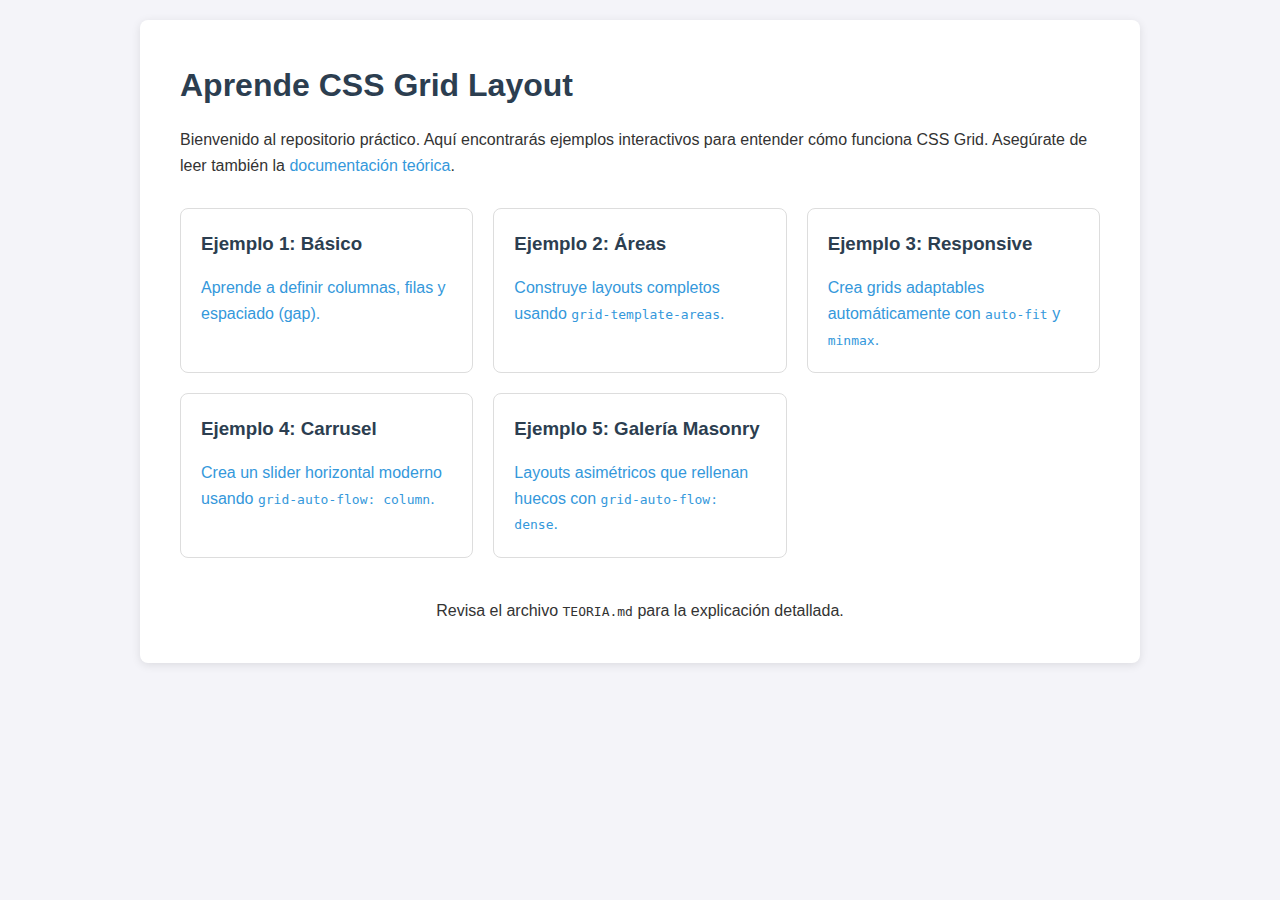
<file: grid/index.html>
<!DOCTYPE html>
<html lang="es">

<head>
    <meta charset="UTF-8">
    <meta name="viewport" content="width=device-width, initial-scale=1.0">
    <title>Aprende CSS Grid</title>
    <link rel="stylesheet" href="css/styles.css">
</head>

<body>
    <div class="container">
        <h1>Aprende CSS Grid Layout</h1>
        <p>Bienvenido al repositorio práctico. Aquí encontrarás ejemplos interactivos para entender cómo funciona CSS
            Grid. Asegúrate de leer también la <a href="TEORIA.md">documentación teórica</a>.</p>

        <div class="nav-grid">
            <a href="examples/01-basico.html" class="card">
                <h3>Ejemplo 1: Básico</h3>
                <p>Aprende a definir columnas, filas y espaciado (gap).</p>
            </a>
            <a href="examples/02-areas.html" class="card">
                <h3>Ejemplo 2: Áreas</h3>
                <p>Construye layouts completos usando <code>grid-template-areas</code>.</p>
            </a>
            <a href="examples/03-responsive.html" class="card">
                <h3>Ejemplo 3: Responsive</h3>
                <p>Crea grids adaptables automáticamente con <code>auto-fit</code> y <code>minmax</code>.</p>
            </a>
            <a href="examples/04-carousel.html" class="card">
                <h3>Ejemplo 4: Carrusel</h3>
                <p>Crea un slider horizontal moderno usando <code>grid-auto-flow: column</code>.</p>
            </a>
            <a href="examples/05-gallery.html" class="card">
                <h3>Ejemplo 5: Galería Masonry</h3>
                <p>Layouts asimétricos que rellenan huecos con <code>grid-auto-flow: dense</code>.</p>
            </a>
        </div>

        <div style="margin-top: 40px; text-align: center;">
            <p>Revisa el archivo <code>TEORIA.md</code> para la explicación detallada.</p>
        </div>
    </div>
</body>

</html>
</file>
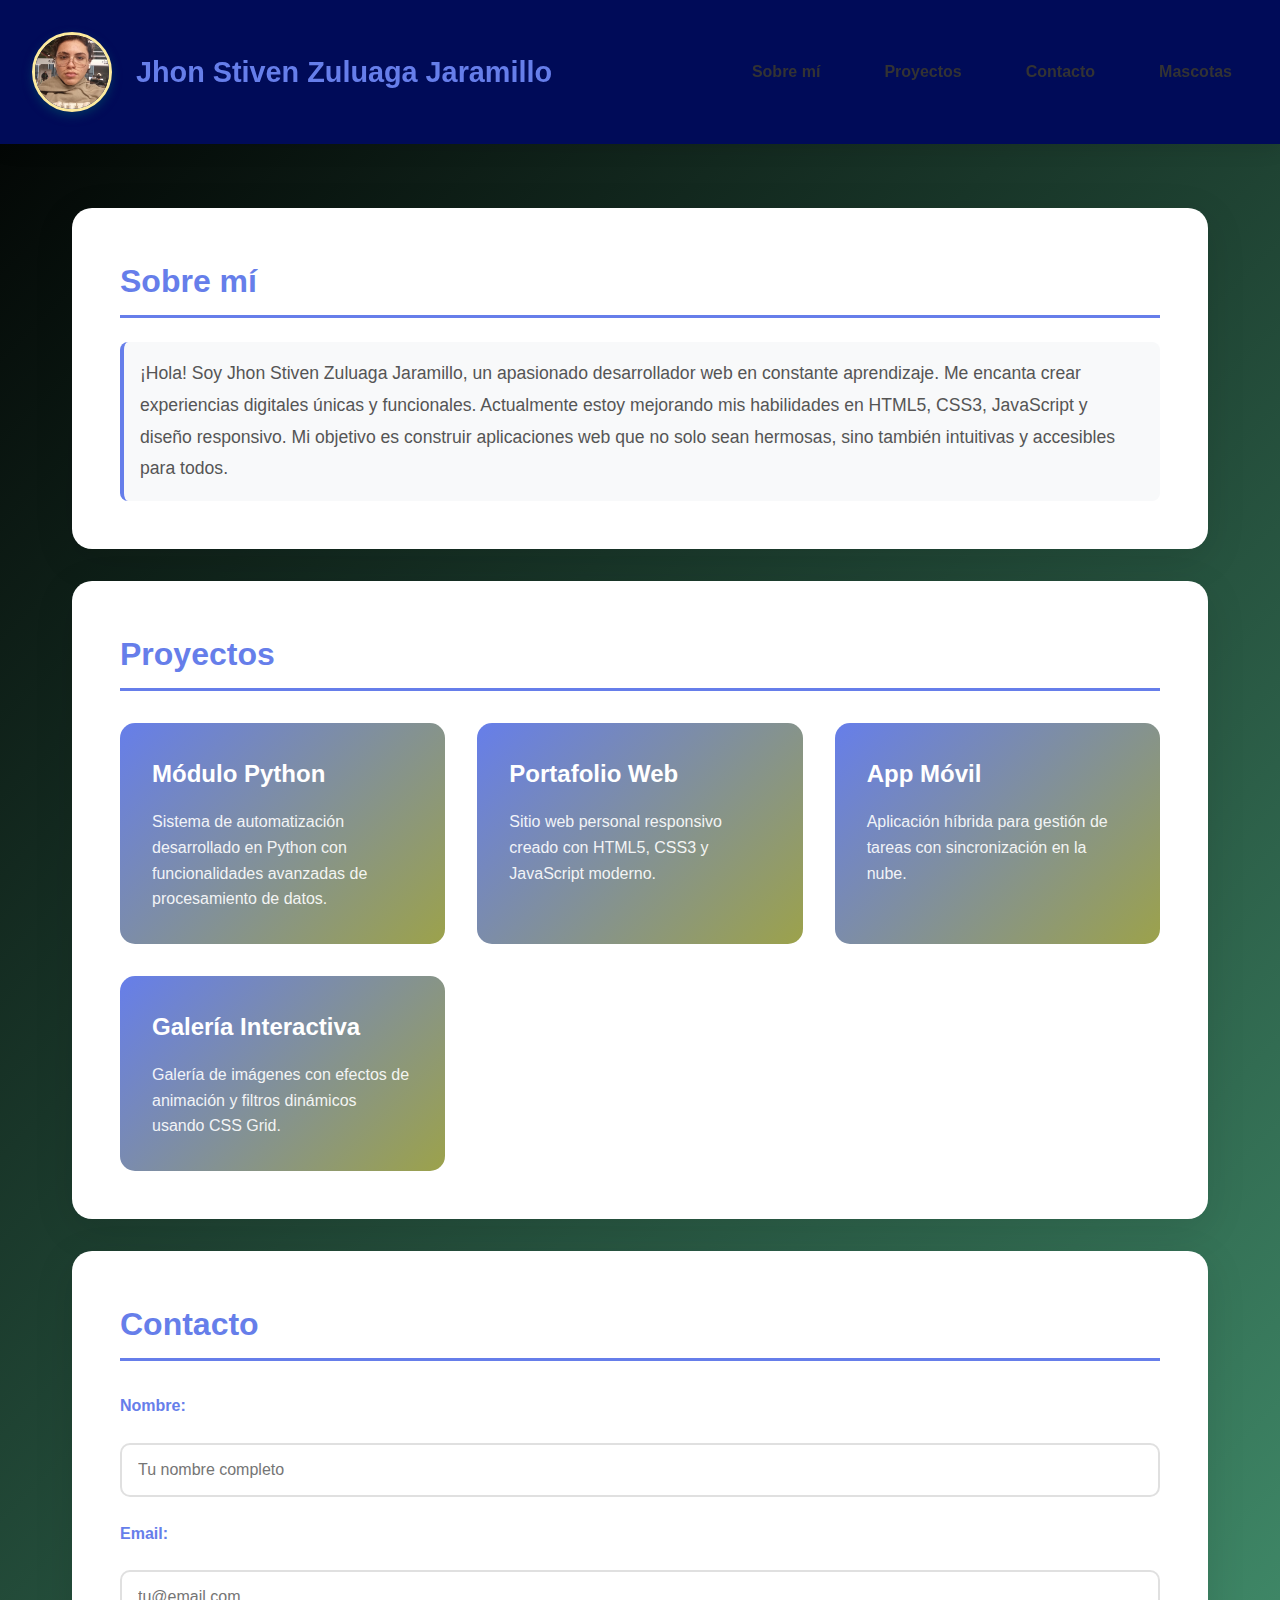
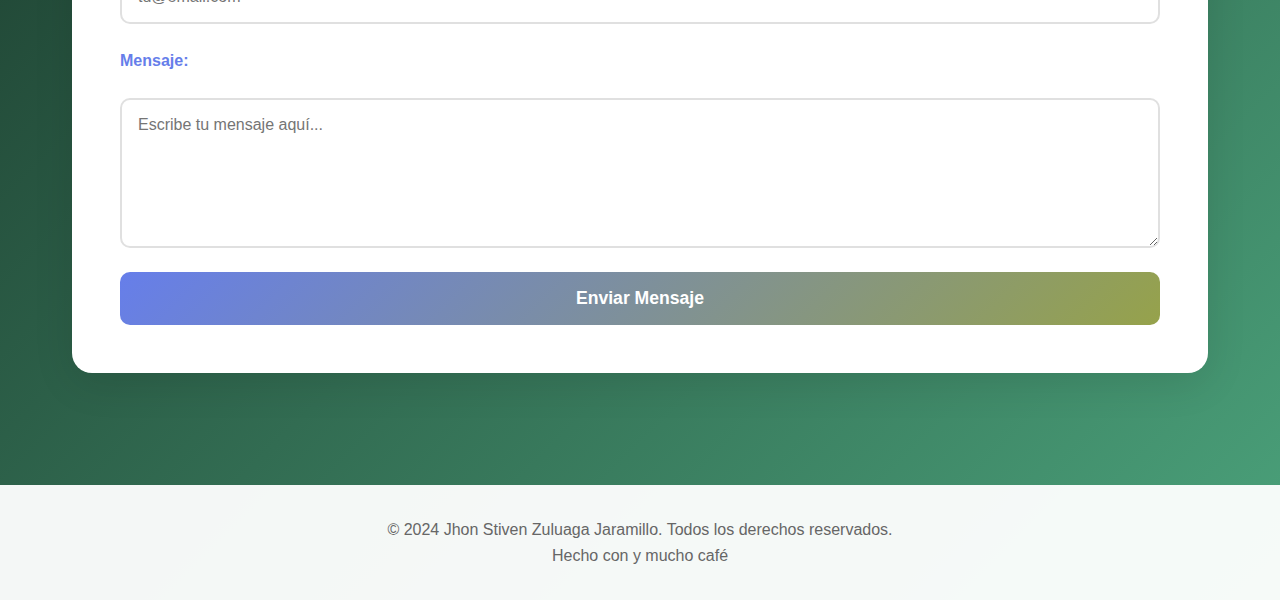
<file: portafilo/Index.html>
<!DOCTYPE html>
<html lang="en">
    <head>
        <meta charset="UTF-8">
        <meta name="viewport" content="width=device-width, initial-scale=1.0">
        <title>my wed </title>
        <link rel="stylesheet" href="css/styles.css">
    </head>
<body>
    <!-- ========================================
         HEADER CON FLEXBOX
    ======================================== -->
    <header>
        <div class="header-info">
            <img src="img/foto.jpg" alt="Foto de Jhon Zuluaga">
            <h1>Jhon Stiven Zuluaga Jaramillo</h1>
        </div>
        
        <!-- Navegación semántica con <nav> -->
        <nav>
            <ul>
                <li><a href="#sobre-mi">Sobre mí</a></li>
                <li><a href="#proyectos">Proyectos</a></li>
                <li><a href="#contacto">Contacto</a></li>
                <li><a href="#" onclick="window.open('masco/Mascotas.html', '_blank'); return false;"> Mascotas</a></li>
            </ul>
        </nav>
    </header>

    <div class="container">
        <!-- ========================================
             SECCIÓN: SOBRE MÍ
        ======================================== -->
        <section id="sobre-mi">
            <h2> Sobre mí</h2>
            <p>
                ¡Hola! Soy Jhon Stiven Zuluaga Jaramillo, un apasionado desarrollador web 
                en constante aprendizaje. Me encanta crear experiencias digitales únicas 
                y funcionales. Actualmente estoy mejorando mis habilidades en HTML5, CSS3, 
                JavaScript y diseño responsivo. Mi objetivo es construir aplicaciones web 
                que no solo sean hermosas, sino también intuitivas y accesibles para todos.
            </p>
        </section>

        <!-- ========================================
             SECCIÓN: PROYECTOS CON CSS GRID
        ======================================== -->
        <section id="proyectos">
            <h2> Proyectos</h2>
            <div class="proyectos-grid">
                <div class="proyecto-card">
                    <h3> Módulo Python</h3>
                    <p>Sistema de automatización desarrollado en Python con funcionalidades avanzadas de procesamiento de datos.</p>
                </div>
                <div class="proyecto-card">
                    <h3> Portafolio Web</h3>
                    <p>Sitio web personal responsivo creado con HTML5, CSS3 y JavaScript moderno.</p>
                </div>
                <div class="proyecto-card">
                    <h3> App Móvil</h3>
                    <p>Aplicación híbrida para gestión de tareas con sincronización en la nube.</p>
                </div>
                <div class="proyecto-card">
                    <h3> Galería Interactiva</h3>
                    <p>Galería de imágenes con efectos de animación y filtros dinámicos usando CSS Grid.</p>
                </div>
            </div>
        </section>

        <!-- ========================================
             SECCIÓN: CONTACTO CON FORMULARIO
        ======================================== -->
        <section id="contacto">
            <h2> Contacto</h2>
            <form action="mailto:tucorreo@example.com" method="post" enctype="text/plain">
                <label for="name">Nombre:</label>
                <input type="text" id="name" name="name" placeholder="Tu nombre completo" required>
                
                <label for="email">Email:</label>
                <input type="email" id="email" name="email" placeholder="tu@email.com" required>
                
                <label for="message">Mensaje:</label>
                <textarea id="message" name="message" placeholder="Escribe tu mensaje aquí..." required></textarea>
                
                <button type="submit">Enviar Mensaje </button>
            </form>
        </section>
    </div>

    <!-- ========================================
         FOOTER
    ======================================== -->
    <footer>
        <p>&copy; 2024 Jhon Stiven Zuluaga Jaramillo. Todos los derechos reservados.</p>
        <p>Hecho con  y mucho café </p>
    </footer>
</body>
</html>
</file>
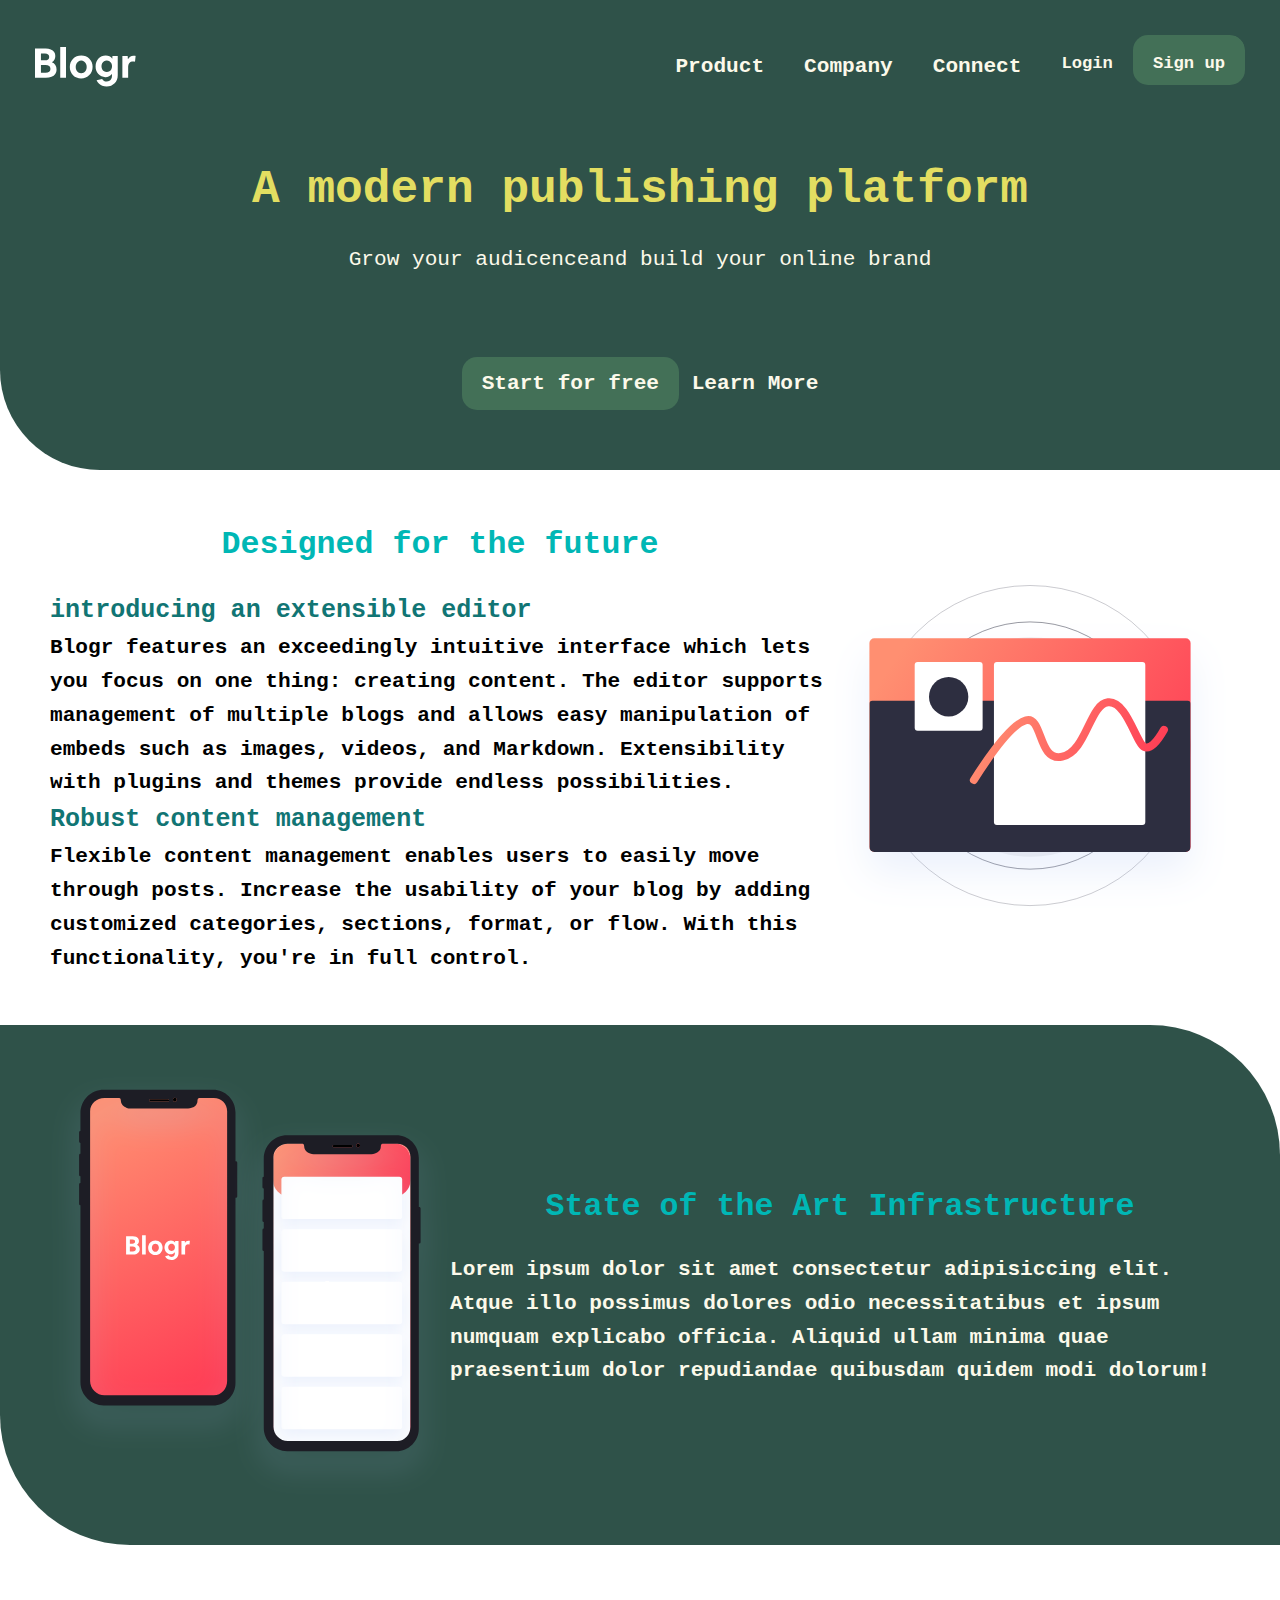
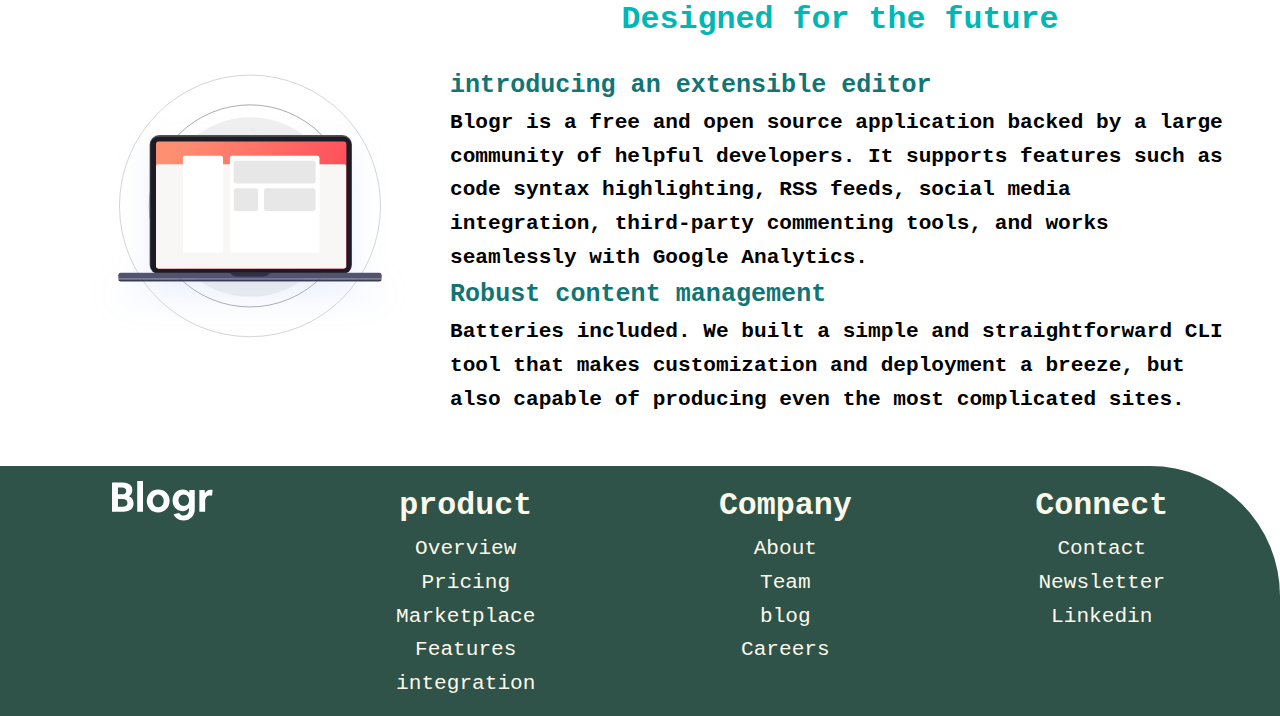
<file: simulacro.html/index.html>
<!DOCTYPE html>
<html lang="en">
    <!-- 
  <html> es la raíz del documento
  lang="en" indica que el idioma principal es inglés
  (mejora SEO y accesibilidad)
-->
<head>
    <!-- 
      <head> contiene metadatos (información SOBRE la página)
      No se muestra visualmente, pero es crucial para el navegador
    -->
    
    <meta charset="UTF-8">
    <!-- 
      Define la codificación de caracteres UTF-8
      Permite usar tildes, ñ, emojis, etc.
    -->
    <meta name="viewport" content="width=device-width, initial-scale=1.0">
    <!-- 
      CRÍTICO PARA RESPONSIVE DESIGN
      - width=device-width: el ancho de la página = ancho del dispositivo
      - initial-scale=1.0: zoom inicial al 100%
      Sin esto, las páginas se verían mal en móviles
    -->
    
    <title>Blogr</title>
    <link rel="stylesheet" href="css/styles.css">
    <link rel="stylesheet" href="images">
</head>
<body>
     <!-- 
      <body> contiene TODO el contenido visible
      Es lo que ves en la ventana del navegador
    -->

<!-- ========================================
        HEADER - SECCIÓN SUPERIOR
        ======================================== -->
    <header class="header">
        <!-- 
        <header> es una etiqueta semántica para la cabecera
        class="header" le asigna una clase para aplicar estilos CSS
    -->

    <!-- ========================================
         MENÚ DE NAVEGACIÓN
        ======================================== -->
        <div class="menu">
            <img src="images/logo.svg" alt="Blogr Logo">
                 <!-- 
              Logo de la marca una imagen:
            -->
            <button class="menu-btn" id="menuBtn">☰</button>
                <!-- 
              BOTÓN HAMBURGUESA (solo visible en móvil)
              - class="menu-btn": para estilos CSS
              - id="menuBtn": para seleccionarlo con JavaScript
              - aria-label="Toggle menu": accesibilidad para lectores de pantalla
              - ☰: símbolo de menú hamburguesa (3 líneas)
            -->
            <nav class="nav" id="navMenu">
            <!-- 
                <nav> es la etiqueta semántica para navegación
                - class="nav": para estilos CSS
                - id="navMenu": para manipularlo con JavaScript
                Este menú se muestra/oculta con JS en móvil
            -->
                <ul class="n">
                    <li><a href="#product">Product</a></li>
                    <li><a href="#company">Company</a></li>
                    <li><a href="#connect">Connect</a></li>
                </ul>
            <!-- 
                <li> = List Item (elemento de lista)
                <a> = Anchor (enlace)
                href="#product": enlace interno a sección con id="product"
                En un proyecto real: href="product.html"
            -->
                <ul class="registro">
                    <li><a href="#login">Login</a></li>
                    <li class="sign-up"><a href="#signup">Sign up</a></li>
                </ul>
            </nav>
        </div>    
        <div class="texto-principal">
            <h1>A modern publishing platform</h1>
            <p>Grow your audicenceand build your online brand</p>
            <!-- 
                <p> = Paragraph (párrafo)
                Texto descriptivo que explica el valor de la plataforma
            -->
        </div>
        <div class="plan">
        <!-- ========================================
            BOTONES DE ACCIÓN (CTA)
            ======================================== -->
            <ul>
                <li class="free">
                <a href="#start">Start for free</a>
                <!-- 
                    CTA primario (Call To Action)
                    Botón más importante - acción principal
                -->
                </li>
                <li class="more">
                <a href="#learn">Learn More</a>
                <!-- 
                    CTA secundario
                    Para usuarios que quieren más información
                -->
                </li>
            </ul>
        </div>
    </header> 
            
    <!-- ========================================
         MAIN - CONTENIDO PRINCIPAL
         ======================================== -->
    <main>
        <!-- 
          <main> es la etiqueta semántica para el contenido principal
          SOLO debe haber UNA por página
        -->
        <section class="section">
            <!-- 
              <section> agrupa contenido relacionado
              Piensa en secciones de un periódico
            -->
            <div class="articulos">
                <!-- Contenedor de todos los artículos -->

                <!-- ========================================
                     ARTÍCULO 1
                     ======================================== -->
                <article class="article primero">
                    <img src="images/illustration-editor-mobile.svg" class="img" alt="es la imagen de una tablet usando nuestra pagina">
                    <div>
                        <h2>Designed for the future</h2>
                        <div>
                            <h3>introducing an extensible editor</h3>
                            <p>Blogr features an exceedingly intuitive 
                                interface which lets you focus on one thing: 
                                creating content. The editor supports management 
                                of multiple blogs and allows easy manipulation 
                                of embeds such as images, videos, and Markdown.
                                    Extensibility with plugins and themes provide endless
                                    possibilities.</p>
                        </div>
                        <div>
                        <h3>Robust content management</h3>
                        <p>Flexible content management enables users to
                            easily move through posts. Increase the usability 
                            of your blog by adding customized categories, 
                            sections, format, or flow. With this functionality, 
                            you're in full control.</p>
                        </div>
                        <!-- Párrafo descriptivo -->
                     </div>
                </article>
                
                <!-- ========================================
                     ARTÍCULO 2
                     ======================================== -->
                
                <article class="article bakgraun">
                    <img src="images/illustration-phones.svg" class="img" alt="es la imagen de un celular usando nuestra pagina">
                    <div>
                        <h2>State of the Art Infrastructure</h2>
                        <p>Lorem ipsum dolor sit amet consectetur adipisiccing elit. 
                            Atque illo possimus dolores odio necessitatibus et ipsum 
                            numquam explicabo officia. Aliquid ullam minima quae 
                            praesentium dolor repudiandae quibusdam quidem 
                            modi dolorum! </p> 
                    </div>
                </article>
                
                <article class="article">
                    <img src="images/illustration-laptop-mobile.svg" class="img" alt="es la imagen de una lapthop usando nuestra pagina">
                    <div>
                        <h2>Designed for the future</h2>
                        <div>
                            <h3>introducing an extensible editor</h3>
                            <p>Blogr is a free and open source 
                                application backed by a large 
                                community of helpful developers. 
                                It supports features such as code 
                                syntax highlighting, RSS feeds, 
                                social media integration, third-party 
                                commenting tools, and works seamlessly 
                                with Google Analytics.</p>
                        </div>
                        <div>
                        <h3>Robust content management</h3>
                        <p>Batteries included. We built a simple and 
                            straightforward CLI tool that makes customization 
                            and deployment a breeze, but also capable of 
                            producing even the most complicated sites.</p>
                        </div>
                    </div>
                </article>
            </div>
        </section>
    </main>
      <!-- ========================================
         FOOTER - PIE DE PÁGINA
         ======================================== -->
    <footer class="footer">
        <div>
        <img src="images/logo.svg" alt="Blogr Logo">
        </div>
        <div>
            <h2>product</h2>
            <p>Overview</p>
            <p>Pricing</p>
            <p>Marketplace</p>
            <p>Features</p>
            <p>integration</p>
        </div>

        <div>
            <h2>Company</h2>
            <p>About</p>
            <p>Team</p>
            <p>blog</p>
            <p>Careers</p>
        </div>
        <div>
            <h2>Connect</h2>
            <p>Contact</p>
            <p>Newsletter</p>
            <p>Linkedin</p>
        </div>
    </footer>
        <script src="js/menu.js"></script>
</body>
</html>
</file>
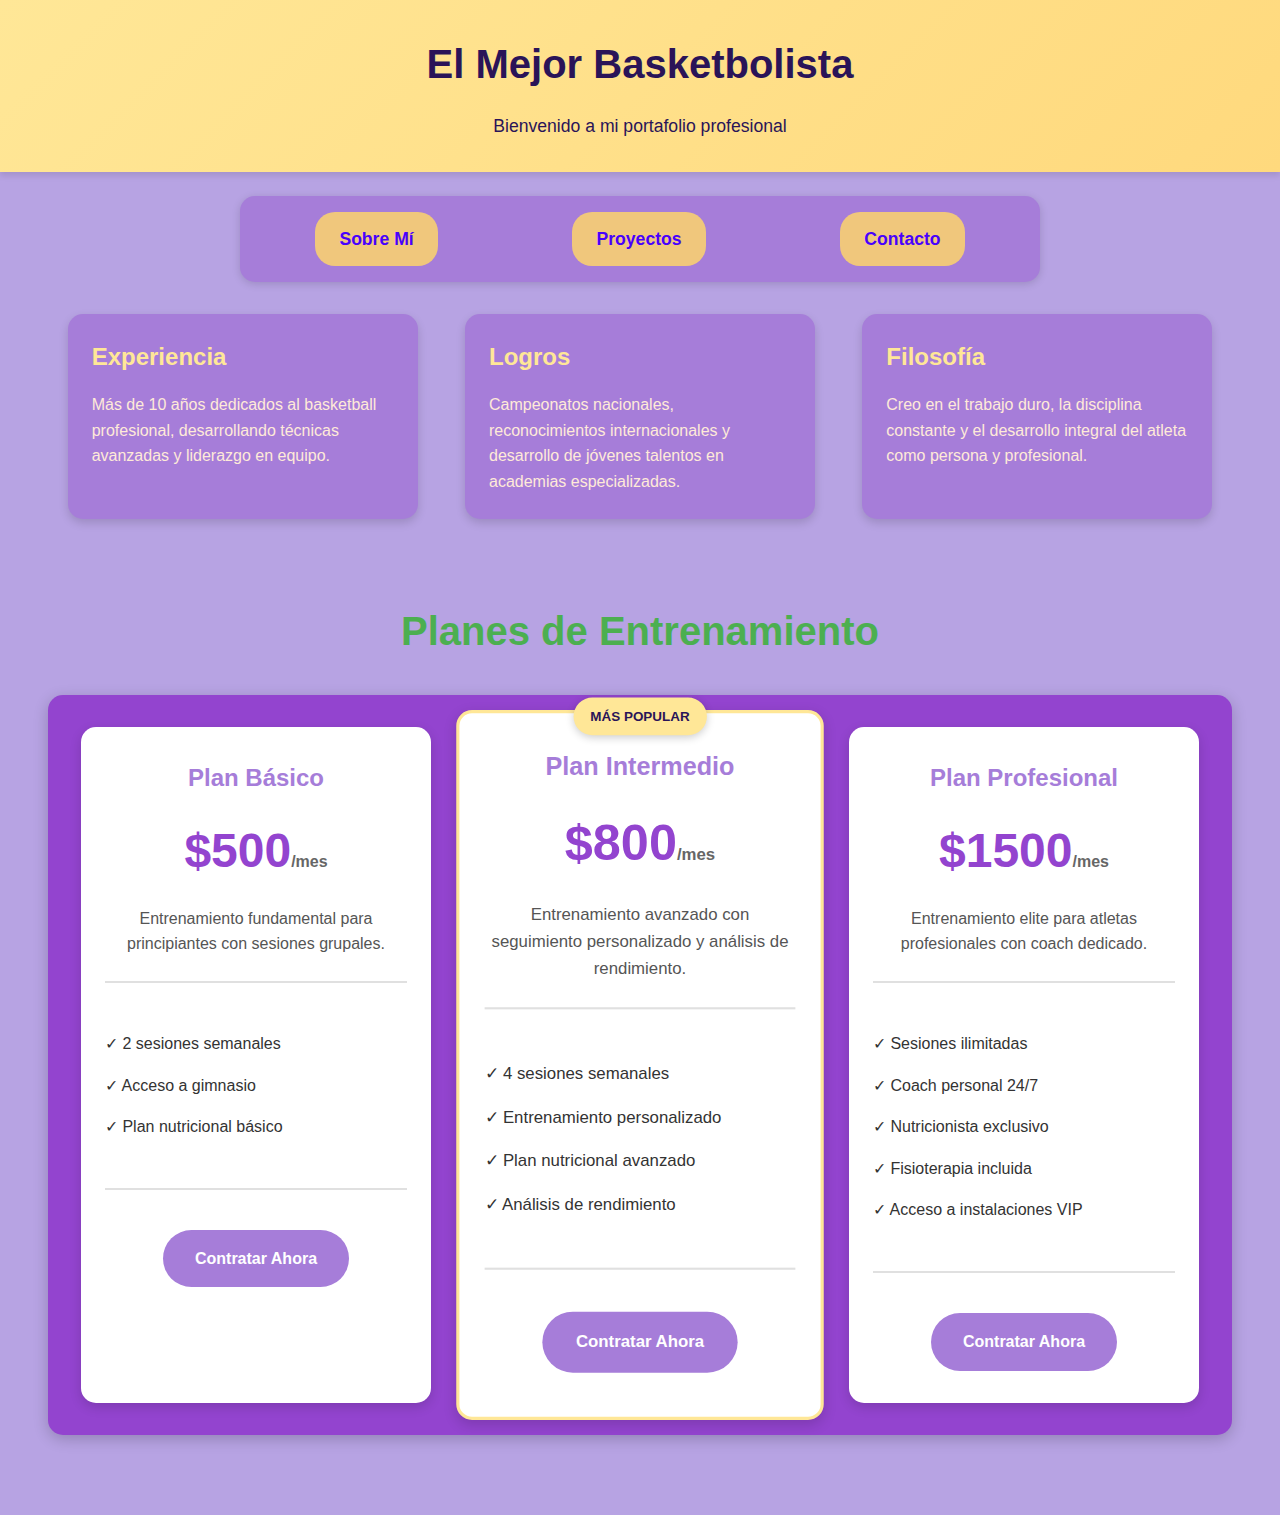
<file: web basic 2/index.html>
<!DOCTYPE html>
<!-- =====================================================
     DECLARACIÓN DOCTYPE
     ===================================================== 
     Le dice al navegador que este documento usa HTML5.
     Debe ir siempre en la primera línea del archivo.
     Sin esto, el navegador entra en "modo quirks" (modo de compatibilidad antiguo)
-->

<html lang="es">
<!-- =====================================================
     ETIQUETA HTML PRINCIPAL
     ===================================================== 
     lang="es": Define el idioma del documento como español.
     Esto ayuda a:
     - Lectores de pantalla (accesibilidad)
     - Motores de búsqueda (SEO)
     - Traductores automáticos del navegador
-->

<head>
    <!-- =====================================================
         HEAD: Metadatos del documento
         ===================================================== 
         Aquí va toda la información que el navegador necesita
         pero que NO se muestra directamente en la página.
    -->

    <meta charset="UTF-8">
    <!-- charset="UTF-8": Define la codificación de caracteres.
         UTF-8 permite usar:
         - Letras con tildes (á, é, í, ó, ú)
         - Ñ y símbolos especiales (€, ©, ®)
         - Emojis 😊
         Sin esto, estos caracteres se verían mal (���)
    -->

    <meta name="viewport" content="width=device-width, initial-scale=1.0">
    <!-- viewport: Controla cómo se ve la página en dispositivos móviles.
         - width=device-width: El ancho de la página = ancho de la pantalla del dispositivo
         - initial-scale=1.0: Zoom inicial al 100% (sin hacer zoom)
         Sin esto, las páginas se ven diminutas en móviles
    -->

    <title>El Mejor Basketbolista - Portafolio</title>
    <!-- TITLE: El texto que aparece en:
         - La pestaña del navegador
         - Los favoritos
         - Los resultados de búsqueda de Google
         Debe ser descriptivo y único para cada página
    -->

    <link rel="stylesheet" href="css/styles.css">
    <!-- LINK: Enlaza la hoja de estilos CSS externa.
         - rel="stylesheet": Define que es una hoja de estilos
         - href="css/styles.css": Ruta al archivo CSS
         Esto separa el diseño (CSS) del contenido (HTML)
    -->
</head>

<body>
    <!-- =====================================================
         BODY: Todo el contenido visible de la página
         ===================================================== 
    -->

    <!-- =====================================================
         HEADER PRINCIPAL
         ===================================================== 
         Encabezado de la página con título y subtítulo
    -->
    <header class="header-principal">
        <!-- HEADER: Etiqueta semántica para el encabezado principal.
             class="header-principal": Identificador CSS para aplicar estilos.
             Las clases son reutilizables (puedes tener varios elementos con la misma clase)
        -->

        <h1>El Mejor Basketbolista</h1>
        <!-- H1: Título principal de la página.
             Reglas importantes:
             - Solo debe haber UN h1 por página
             - Es el título más importante (jerarquía)
             - Google lo usa para entender de qué trata la página
        -->

        <p class="subtitulo">Bienvenido a mi portafolio profesional</p>
        <!-- P: Párrafo de texto.
             class="subtitulo": Le asignamos una clase para darle estilos específicos.
             Es un subtítulo descriptivo que complementa el H1
        -->
    </header>

    <!-- =====================================================
         BOTÓN DE MENÚ MÓVIL
         ===================================================== 
         Este botón solo se muestra en pantallas pequeñas (móviles).
         Al hacer clic, abre/cierra el menú de navegación.
    -->
    <button class="boton-menu-movil" aria-label="Abrir menú de navegación" id="btnMenu">
        <!-- BUTTON: Botón interactivo que ejecuta una acción.
             
             class="boton-menu-movil": Clase CSS para estilos.
             
             aria-label="Abrir menú de navegación": 
             - Descripción para lectores de pantalla (personas ciegas/con baja visión)
             - Los lectores de pantalla leen este texto en voz alta
             - Mejora la accesibilidad
             
             id="btnMenu": 
             - Identificador único (solo un elemento puede tener este ID)
             - Lo usamos en JavaScript para capturar el click
             - Los IDs son únicos, las clases son reutilizables
        -->
        Menú ☰
        <!-- Texto visible del botón.
             ☰ es el símbolo de "hamburguesa" (tres líneas)
        -->
    </button>

    <!-- =====================================================
         NAVEGACIÓN PRINCIPAL
         ===================================================== 
         Menú de navegación con enlaces a diferentes secciones
    -->
    <nav class="navegacion" id="navegacion">
        <!-- NAV: Etiqueta semántica para secciones de navegación.
             Le dice al navegador y a los motores de búsqueda:
             "Aquí hay un menú de navegación"
             
             class="navegacion": Para aplicar estilos CSS
             id="navegacion": Para manipular con JavaScript
        -->

        <a href="#sobre-mi" class="nav-link">Sobre Mí</a>
        <!-- A: Enlace (anchor = ancla).
             href="#sobre-mi": 
             - El # indica que es un enlace interno (dentro de la misma página)
             - Lleva a un elemento con id="sobre-mi"
             - Sin #, sería un enlace a otra página
             
             class="nav-link": Clase para estilos del enlace
             
             "Sobre Mí": Texto visible del enlace
        -->

        <a href="#proyectos" class="nav-link">Proyectos</a>
        <!-- Segundo enlace: lleva a la sección de proyectos -->

        <a href="#contacto" class="nav-link">Contacto</a>
        <!-- Tercer enlace: lleva a la sección de contacto -->
    </nav>

    <!-- =====================================================
         SECCIÓN DE COLUMNAS INFORMATIVAS
         ===================================================== 
         Tres columnas con información sobre experiencia, logros y filosofía
    -->
    <section class="seccion-columnas" aria-label="Descripción del servicio">
        <!-- SECTION: Etiqueta semántica para agrupar contenido relacionado.
             
             class="seccion-columnas": Para aplicar estilos CSS
             
             aria-label="Descripción del servicio":
             - Etiqueta descriptiva para lectores de pantalla
             - Ayuda a usuarios con discapacidad visual a entender el propósito de esta sección
        -->

        <article class="columna">
            <!-- ARTICLE: Contenido independiente que tiene sentido por sí solo.
                 Se puede extraer de la página y seguiría teniendo sentido.
                 Ejemplos: artículos de blog, productos, tarjetas informativas
                 
                 class="columna": Para aplicar estilos CSS
            -->

            <h3>Experiencia</h3>
            <!-- H3: Subtítulo de nivel 3.
                 Jerarquía de títulos:
                 H1 (más importante) > H2 > H3 > H4 > H5 > H6 (menos importante)
                 No saltes niveles (no hagas H1 y luego H4 sin H2 y H3)
            -->

            <p>Más de 10 años dedicados al basketball profesional, desarrollando técnicas avanzadas y liderazgo en equipo.</p>
            <!-- P: Párrafo con el contenido descriptivo -->
        </article>

        <article class="columna">
            <!-- Segunda columna: Logros -->
            <h3>Logros</h3>
            <p>Campeonatos nacionales, reconocimientos internacionales y desarrollo de jóvenes talentos en academias especializadas.</p>
        </article>

        <article class="columna">
            <!-- Tercera columna: Filosofía -->
            <h3>Filosofía</h3>
            <p>Creo en el trabajo duro, la disciplina constante y el desarrollo integral del atleta como persona y profesional.</p>
        </article>
    </section>

    <!-- =====================================================
         SECCIÓN DE PLANES DE PRECIOS
         ===================================================== 
         Muestra diferentes planes de entrenamiento con sus precios
    -->
    <section class="seccion-planes" aria-label="Planes de entrenamiento disponibles">
        <!-- SECTION para la sección de planes de precios.
             aria-label describe el propósito de esta sección
        -->

        <h2 class="titulo-seccion">Planes de Entrenamiento</h2>
        <!-- H2: Título de nivel 2 para esta sección.
             Jerarquía: H1 (título principal de la página) > H2 (títulos de secciones)
        -->
        
        <div class="contenedor-planes">
            <!-- DIV: Contenedor genérico sin significado semántico.
                 Se usa solo para agrupar elementos y aplicar estilos.
                 class="contenedor-planes": Para crear el grid CSS de las tarjetas
            -->

            <!-- =====================================================
                 PLAN 1: PLAN BÁSICO
                 ===================================================== 
            -->
            <article class="card-plan">
                <!-- ARTICLE: Cada plan es un contenido independiente -->

                <h3>Plan Básico</h3>
                <!-- H3: Título del plan (nivel 3 en la jerarquía) -->

                <p class="precio">$500<span>/mes</span></p>
                <!-- P con clase "precio": Para el precio destacado.
                     SPAN: Elemento inline (en línea) para estilizar parte del texto.
                     - El $500 será grande
                     - El "/mes" será pequeño (se controla en CSS)
                -->

                <p class="descripcion">Entrenamiento fundamental para principiantes con sesiones grupales.</p>
                <!-- P con clase "descripcion": Descripción del plan -->

                <hr>
                <!-- HR: Línea horizontal (horizontal rule).
                     Se usa para separar visualmente secciones de contenido.
                     Es un elemento vacío (no tiene etiqueta de cierre)
                -->

                <ul class="lista-beneficios">
                    <!-- UL: Lista desordenada (unordered list).
                         Los elementos no tienen un orden específico.
                         Por defecto muestra viñetas (bullets)
                    -->

                    <li>✓ 2 sesiones semanales</li>
                    <!-- LI: Elemento de lista (list item).
                         ✓ es el símbolo de checkmark (palomita)
                    -->

                    <li>✓ Acceso a gimnasio</li>
                    <!-- Segundo beneficio -->

                    <li>✓ Plan nutricional básico</li>
                    <!-- Tercer beneficio -->
                </ul>

                <hr>
                <!-- Otra línea separadora -->

                <a href="#contratar" class="boton-precio">Contratar Ahora</a>
                <!-- A: Enlace estilizado como botón.
                     href="#contratar": Llevaría a una sección con id="contratar"
                     class="boton-precio": Le da estilos de botón en CSS
                     
                     Nota: Usamos <a> y no <button> porque es un ENLACE (navega a otro lugar).
                     Los <button> son para ACCIONES (enviar formulario, abrir modal, etc.)
                -->
            </article>

            <!-- =====================================================
                 PLAN 2: PLAN INTERMEDIO (DESTACADO)
                 ===================================================== 
            -->
            <article class="card-plan destacado">
                <!-- Tiene DOS clases: "card-plan" y "destacado".
                     "destacado": Le da estilos especiales (borde dorado, más grande)
                -->

                <span class="etiqueta-popular">MÁS POPULAR</span>
                <!-- SPAN: Elemento inline para texto pequeño.
                     class="etiqueta-popular": Etiqueta flotante arriba de la tarjeta.
                     Se posiciona con CSS usando position: absolute
                -->

                <h3>Plan Intermedio</h3>

                <p class="precio">$800<span>/mes</span></p>

                <p class="descripcion">Entrenamiento avanzado con seguimiento personalizado y análisis de rendimiento.</p>

                <hr>

                <ul class="lista-beneficios">
                    <li>✓ 4 sesiones semanales</li>
                    <li>✓ Entrenamiento personalizado</li>
                    <li>✓ Plan nutricional avanzado</li>
                    <li>✓ Análisis de rendimiento</li>
                    <!-- Este plan tiene MÁS beneficios que el básico -->
                </ul>

                <hr>

                <a href="#contratar" class="boton-precio">Contratar Ahora</a>
            </article>

            <!-- =====================================================
                 PLAN 3: PLAN PROFESIONAL
                 ===================================================== 
            -->
            <article class="card-plan">
                <h3>Plan Profesional</h3>

                <p class="precio">$1500<span>/mes</span></p>

                <p class="descripcion">Entrenamiento elite para atletas profesionales con coach dedicado.</p>

                <hr>

                <ul class="lista-beneficios">
                    <li>✓ Sesiones ilimitadas</li>
                    <li>✓ Coach personal 24/7</li>
                    <li>✓ Nutricionista exclusivo</li>
                    <li>✓ Fisioterapia incluida</li>
                    <li>✓ Acceso a instalaciones VIP</li>
                    <!-- El plan más caro tiene AÚN MÁS beneficios -->
                </ul>

                <hr>

                <a href="#contratar" class="boton-precio">Contratar Ahora</a>
            </article>
        </div>
        <!-- Cierre del contenedor de planes -->
    </section>
    <!-- Cierre de la sección de planes -->

    <!-- =====================================================
         JAVASCRIPT PARA FUNCIONALIDAD INTERACTIVA
         ===================================================== 
         Código que hace que el menú móvil funcione
    -->
    <script>
        // =====================================================
        // VARIABLES: Guardamos referencias a elementos HTML
        // =====================================================
        
        const btnMenu = document.getElementById('btnMenu');
        // const: Declara una variable que NO cambiará su valor.
        // document.getElementById('btnMenu'): 
        // - Busca en el documento HTML un elemento con id="btnMenu"
        // - Retorna una referencia a ese elemento (el botón)
        // - Ahora podemos manipularlo con JavaScript
        
        const navegacion = document.getElementById('navegacion');
        // Obtiene una referencia al elemento <nav> con id="navegacion"
        
        // =====================================================
        // EVENT LISTENER: Detecta cuando se hace clic en el botón
        // =====================================================
        
        btnMenu.addEventListener('click', () => {
            // addEventListener('click', función):
            // - Escucha el evento "click" en btnMenu
            // - Cuando alguien hace clic, ejecuta la función que está dentro
            
            // () => { ... }: Arrow function (función flecha)
            // Es una forma moderna y corta de escribir funciones en JavaScript
            
            navegacion.classList.toggle('activo');
            // classList: Lista de clases CSS del elemento
            // toggle('activo'): 
            // - Si el elemento tiene la clase 'activo', la QUITA
            // - Si NO la tiene, la AGREGA
            // Es como un interruptor on/off
            
            // Resultado: 
            // - Click 1: Agrega clase 'activo' → menú se muestra
            // - Click 2: Quita clase 'activo' → menú se oculta
            
            btnMenu.textContent = navegacion.classList.contains('activo') ? 'Cerrar ✕' : 'Menú ☰';
            // textContent: Cambia el texto dentro del botón
            
            // navegacion.classList.contains('activo'): 
            // - Pregunta: ¿El menú tiene la clase 'activo'?
            // - Retorna true o false
            
            // ? 'Cerrar ✕' : 'Menú ☰':
            // - Operador ternario (if-else corto)
            // - Si es true (menú abierto): texto = 'Cerrar ✕'
            // - Si es false (menú cerrado): texto = 'Menú ☰'
            
            // Resultado: El texto del botón cambia según el estado del menú
        });

        // =====================================================
        // CERRAR MENÚ AL HACER CLIC EN UN ENLACE
        // =====================================================
        
        document.querySelectorAll('.nav-link').forEach(link => {
            // querySelectorAll('.nav-link'):
            // - Busca TODOS los elementos con clase 'nav-link'
            // - Retorna una lista (array) de elementos
            
            // .forEach(link => { ... }):
            // - Recorre cada elemento de la lista
            // - 'link' es la variable que representa cada enlace
            // - Ejecuta el código dentro para cada enlace
            
            link.addEventListener('click', () => {
                // Para cada enlace, agrega un listener de click
                
                navegacion.classList.remove('activo');
                // remove('activo'): QUITA la clase 'activo'
                // Esto oculta el menú
                
                btnMenu.textContent = 'Menú ☰';
                // Restaura el texto del botón a su estado inicial
                
                // ¿Por qué hacemos esto?
                // Mejor experiencia de usuario en móvil:
                // - Usuario abre menú → hace clic en "Proyectos"
                // - La página va a la sección de proyectos
                // - El menú se cierra automáticamente
                // - Si no se cerrara, quedaría abierto tapando el contenido
            });
        });
    </script>
</body>
<!-- Cierre del body -->
</html>
<!-- Cierre del HTML -->
</file>
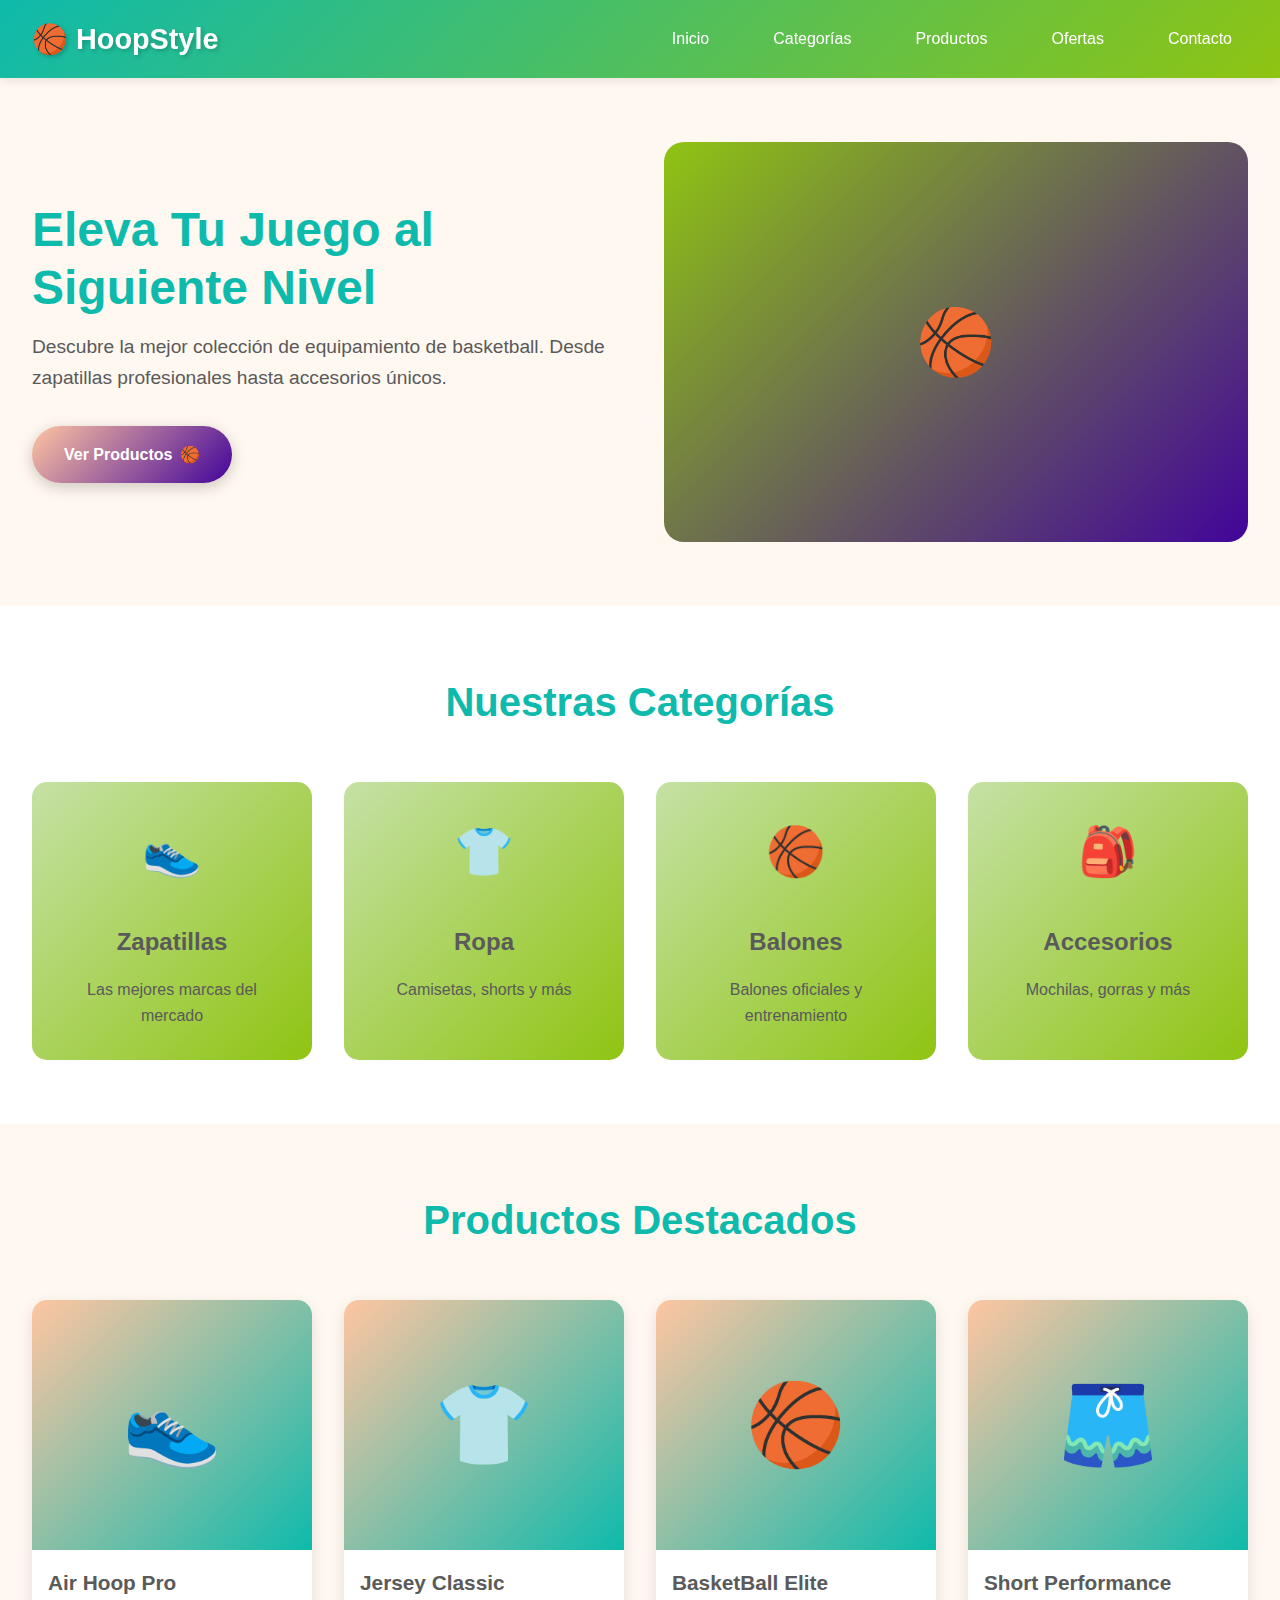
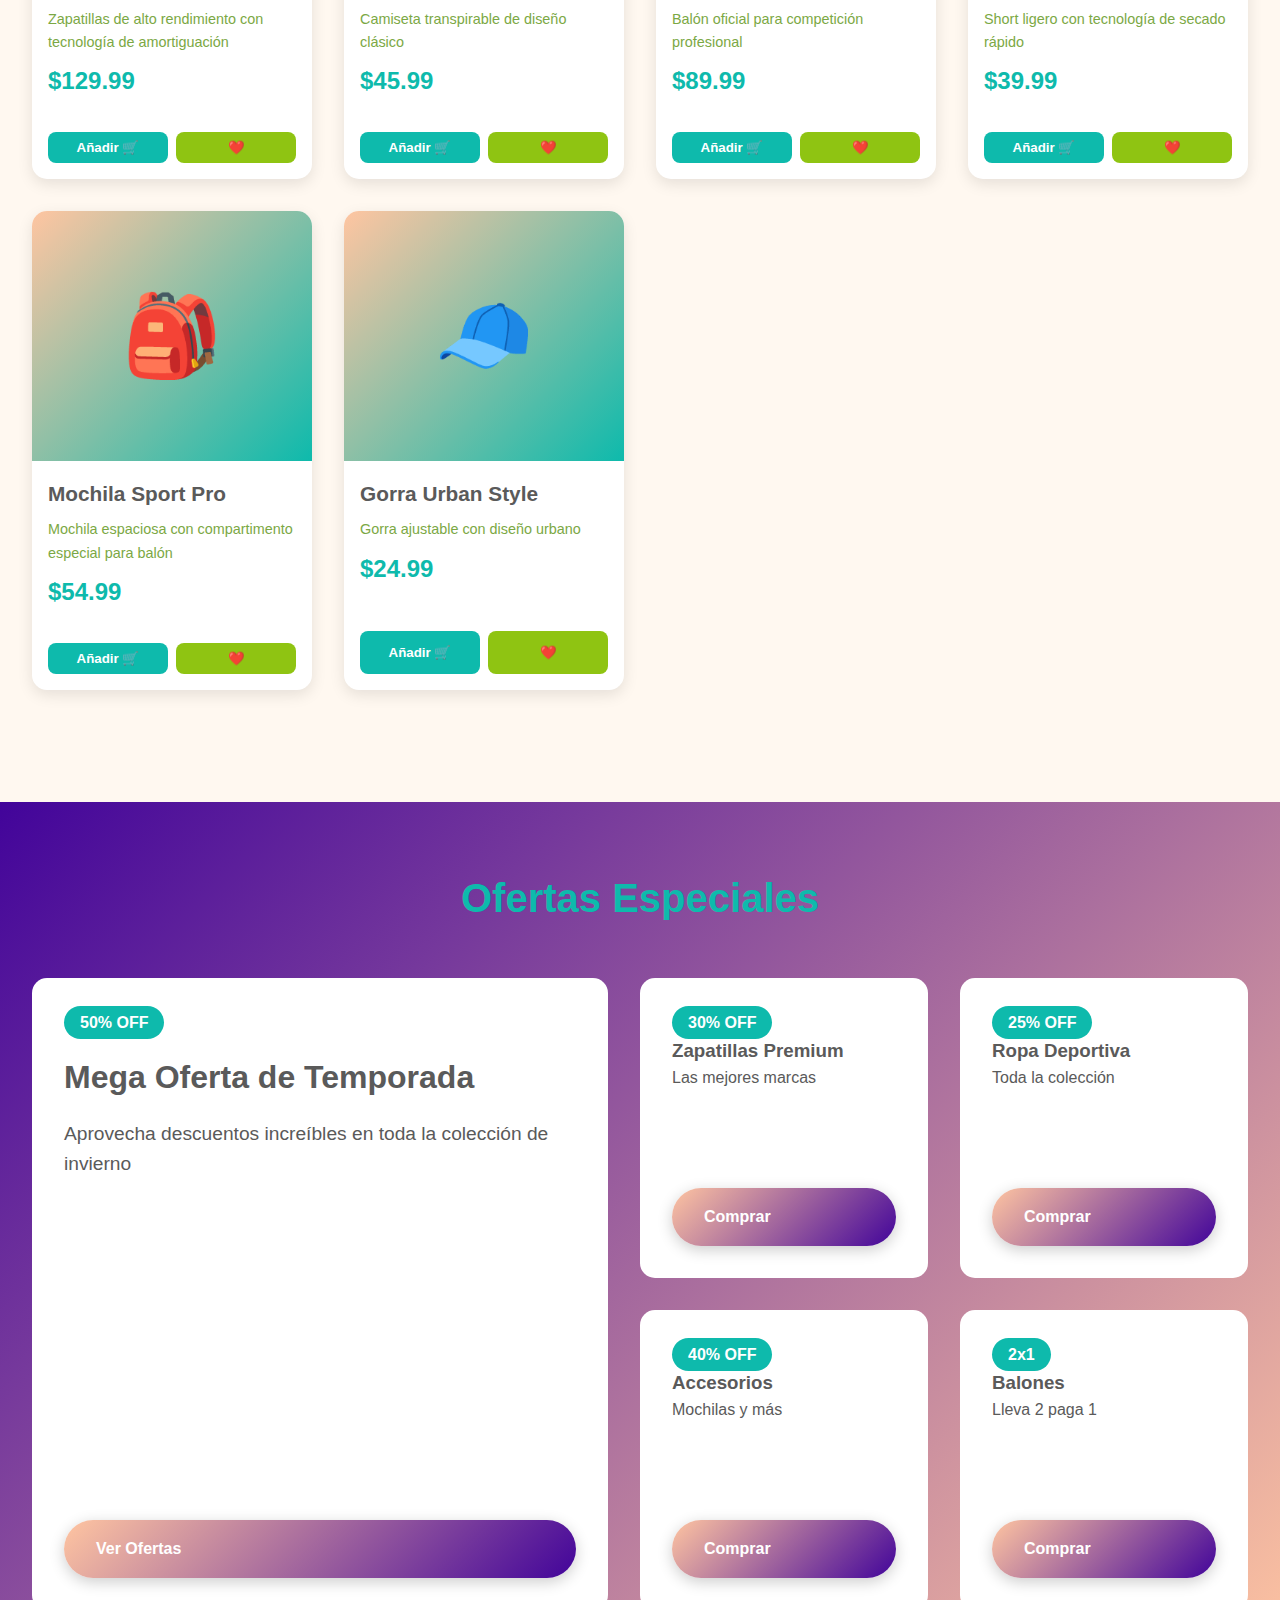
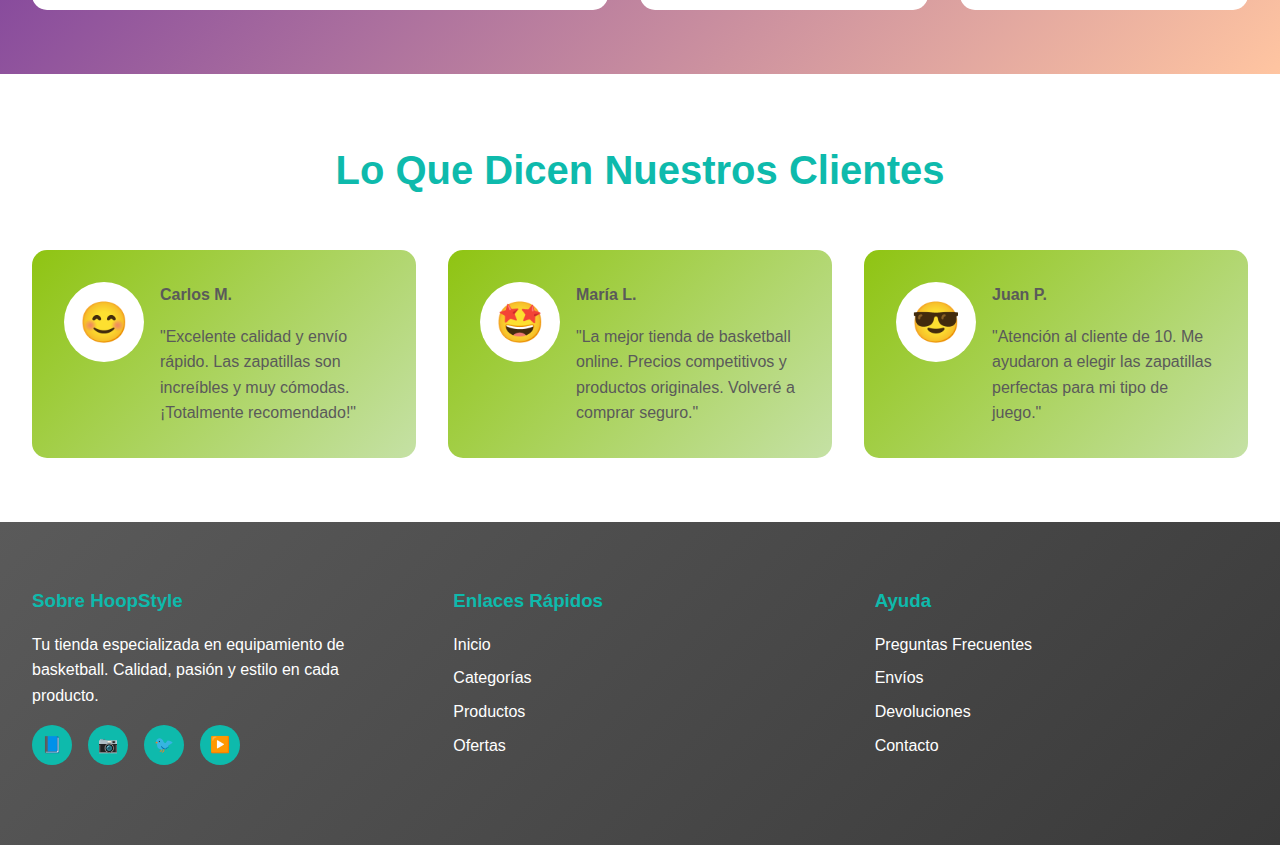
<file: web basic 3/index.html>
<!DOCTYPE html>
<html lang="es">
<head>
    <meta charset="UTF-8">
    <meta name="viewport" content="width=device-width, initial-scale=1.0">
    <title>HoopStyle - Tu Tienda de Basketball</title>
    <link rel="stylesheet" href="css/styles.css">
</head>
<body>
    <!-- HEADER CON FLEXBOX -->
    <header class="header">
        <div class="header-container">
            <div class="logo">🏀 HoopStyle</div>
            <nav>
                <ul class="nav">
                    <li><a href="#inicio">Inicio</a></li>
                    <li><a href="#categorias">Categorías</a></li>
                    <li><a href="#productos">Productos</a></li>
                    <li><a href="#ofertas">Ofertas</a></li>
                    <li><a href="#contacto">Contacto</a></li>
                </ul>
            </nav>
        </div>
    </header>

    <!-- HERO SECTION CON GRID -->
    <section class="hero" id="inicio">
        <div class="hero-content">
            <h1>Eleva Tu Juego al Siguiente Nivel</h1>
            <p>Descubre la mejor colección de equipamiento de basketball. Desde zapatillas profesionales hasta accesorios únicos.</p>
            <a href="#productos" class="btn">
                <span>Ver Productos</span>
                <span>🏀</span>
            </a>
        </div>
        <div class="hero-image">
            🏀
        </div>
    </section>

    <!-- CATEGORÍAS CON GRID -->
    <section class="categories" id="categorias">
        <h2 class="section-title">Nuestras Categorías</h2>
        <div class="categories-grid">
            <div class="category-card">
                <div class="category-icon">👟</div>
                <h3>Zapatillas</h3>
                <p>Las mejores marcas del mercado</p>
            </div>
            <div class="category-card">
                <div class="category-icon">👕</div>
                <h3>Ropa</h3>
                <p>Camisetas, shorts y más</p>
            </div>
            <div class="category-card">
                <div class="category-icon">🏀</div>
                <h3>Balones</h3>
                <p>Balones oficiales y entrenamiento</p>
            </div>
            <div class="category-card">
                <div class="category-icon">🎒</div>
                <h3>Accesorios</h3>
                <p>Mochilas, gorras y más</p>
            </div>
        </div>
    </section>

    <!-- PRODUCTOS CON GRID -->
    <section class="products" id="productos">
        <h2 class="section-title">Productos Destacados</h2>
        <div class="products-grid">
            <div class="product-card">
                <div class="product-image">👟</div>
                <div class="product-info">
                    <h3 class="product-title">Air Hoop Pro</h3>
                    <p class="product-description">Zapatillas de alto rendimiento con tecnología de amortiguación</p>
                    <span class="product-price">$129.99</span>
                </div>
                <div class="product-actions">
                    <button class="btn-small btn-cart">Añadir 🛒</button>
                    <button class="btn-small btn-fav">❤️</button>
                </div>
            </div>

            <div class="product-card">
                <div class="product-image">👕</div>
                <div class="product-info">
                    <h3 class="product-title">Jersey Classic</h3>
                    <p class="product-description">Camiseta transpirable de diseño clásico</p>
                    <span class="product-price">$45.99</span>
                </div>
                <div class="product-actions">
                    <button class="btn-small btn-cart">Añadir 🛒</button>
                    <button class="btn-small btn-fav">❤️</button>
                </div>
            </div>

            <div class="product-card">
                <div class="product-image">🏀</div>
                <div class="product-info">
                    <h3 class="product-title">BasketBall Elite</h3>
                    <p class="product-description">Balón oficial para competición profesional</p>
                    <span class="product-price">$89.99</span>
                </div>
                <div class="product-actions">
                    <button class="btn-small btn-cart">Añadir 🛒</button>
                    <button class="btn-small btn-fav">❤️</button>
                </div>
            </div>

            <div class="product-card">
                <div class="product-image">🩳</div>
                <div class="product-info">
                    <h3 class="product-title">Short Performance</h3>
                    <p class="product-description">Short ligero con tecnología de secado rápido</p>
                    <span class="product-price">$39.99</span>
                </div>
                <div class="product-actions">
                    <button class="btn-small btn-cart">Añadir 🛒</button>
                    <button class="btn-small btn-fav">❤️</button>
                </div>
            </div>

            <div class="product-card">
                <div class="product-image">🎒</div>
                <div class="product-info">
                    <h3 class="product-title">Mochila Sport Pro</h3>
                    <p class="product-description">Mochila espaciosa con compartimento especial para balón</p>
                    <span class="product-price">$54.99</span>
                </div>
                <div class="product-actions">
                    <button class="btn-small btn-cart">Añadir 🛒</button>
                    <button class="btn-small btn-fav">❤️</button>
                </div>
            </div>

            <div class="product-card">
                <div class="product-image">🧢</div>
                <div class="product-info">
                    <h3 class="product-title">Gorra Urban Style</h3>
                    <p class="product-description">Gorra ajustable con diseño urbano</p>
                    <span class="product-price">$24.99</span>
                </div>
                <div class="product-actions">
                    <button class="btn-small btn-cart">Añadir 🛒</button>
                    <button class="btn-small btn-fav">❤️</button>
                </div>
            </div>
        </div>
    </section>

    <!-- OFERTAS CON GRID ESPECIAL -->
    <section class="offers" id="ofertas">
        <h2 class="section-title">Ofertas Especiales</h2>
        <div class="offers-grid">
            <div class="offer-card offer-main">
                <div>
                    <span class="offer-badge">50% OFF</span>
                    <h3 style="font-size: 2rem; margin: 1rem 0;">Mega Oferta de Temporada</h3>
                    <p style="font-size: 1.2rem;">Aprovecha descuentos increíbles en toda la colección de invierno</p>
                </div>
                <a href="#" class="btn">Ver Ofertas</a>
            </div>

            <div class="offer-card offer-1">
                <div>
                    <span class="offer-badge">30% OFF</span>
                    <h3>Zapatillas Premium</h3>
                    <p>Las mejores marcas</p>
                </div>
                <a href="#" class="btn">Comprar</a>
            </div>

            <div class="offer-card offer-2">
                <div>
                    <span class="offer-badge">25% OFF</span>
                    <h3>Ropa Deportiva</h3>
                    <p>Toda la colección</p>
                </div>
                <a href="#" class="btn">Comprar</a>
            </div>

            <div class="offer-card offer-3">
                <div>
                    <span class="offer-badge">40% OFF</span>
                    <h3>Accesorios</h3>
                    <p>Mochilas y más</p>
                </div>
                <a href="#" class="btn">Comprar</a>
            </div>

            <div class="offer-card offer-4">
                <div>
                    <span class="offer-badge">2x1</span>
                    <h3>Balones</h3>
                    <p>Lleva 2 paga 1</p>
                </div>
                <a href="#" class="btn">Comprar</a>
            </div>
        </div>
    </section>

    <!-- TESTIMONIOS CON GRID -->
    <section class="testimonials">
        <h2 class="section-title">Lo Que Dicen Nuestros Clientes</h2>
        <div class="testimonials-grid">
            <div class="testimonial-card">
                <div class="testimonial-avatar">😊</div>
                <div class="testimonial-name">Carlos M.</div>
                <div class="testimonial-text">"Excelente calidad y envío rápido. Las zapatillas son increíbles y muy cómodas. ¡Totalmente recomendado!"</div>
            </div>

            <div class="testimonial-card">
                <div class="testimonial-avatar">🤩</div>
                <div class="testimonial-name">María L.</div>
                <div class="testimonial-text">"La mejor tienda de basketball online. Precios competitivos y productos originales. Volveré a comprar seguro."</div>
            </div>

            <div class="testimonial-card">
                <div class="testimonial-avatar">😎</div>
                <div class="testimonial-name">Juan P.</div>
                <div class="testimonial-text">"Atención al cliente de 10. Me ayudaron a elegir las zapatillas perfectas para mi tipo de juego."</div>
            </div>
        </div>
    </section>

    <!-- FOOTER CON GRID Y FLEXBOX -->
    <footer class="footer" id="contacto">
        <div class="footer-grid">
            <div class="footer-section">
                <h3>Sobre HoopStyle</h3>
                <p>Tu tienda especializada en equipamiento de basketball. Calidad, pasión y estilo en cada producto.</p>
                <div class="social-icons">
                    <div class="social-icon">📘</div>
                    <div class="social-icon">📷</div>
                    <div class="social-icon">🐦</div>
                    <div class="social-icon">▶️</div>
                </div>
            </div>

            <div class="footer-section">
                <h3>Enlaces Rápidos</h3>
                <div class="footer-links">
                    <a href="#inicio">Inicio</a>
                    <a href="#categorias">Categorías</a>
                    <a href="#productos">Productos</a>
                    <a href="#ofertas">Ofertas</a>
                </div>
            </div>

            <div class="footer-section">
                <h3>Ayuda</h3>
                <div class="footer-links">
                    <a href="#">Preguntas Frecuentes</a>
                    <a href="#">Envíos</a>
                    <a href="#">Devoluciones</a>
                    <a href="#">Contacto</a>
                </div>
</file>
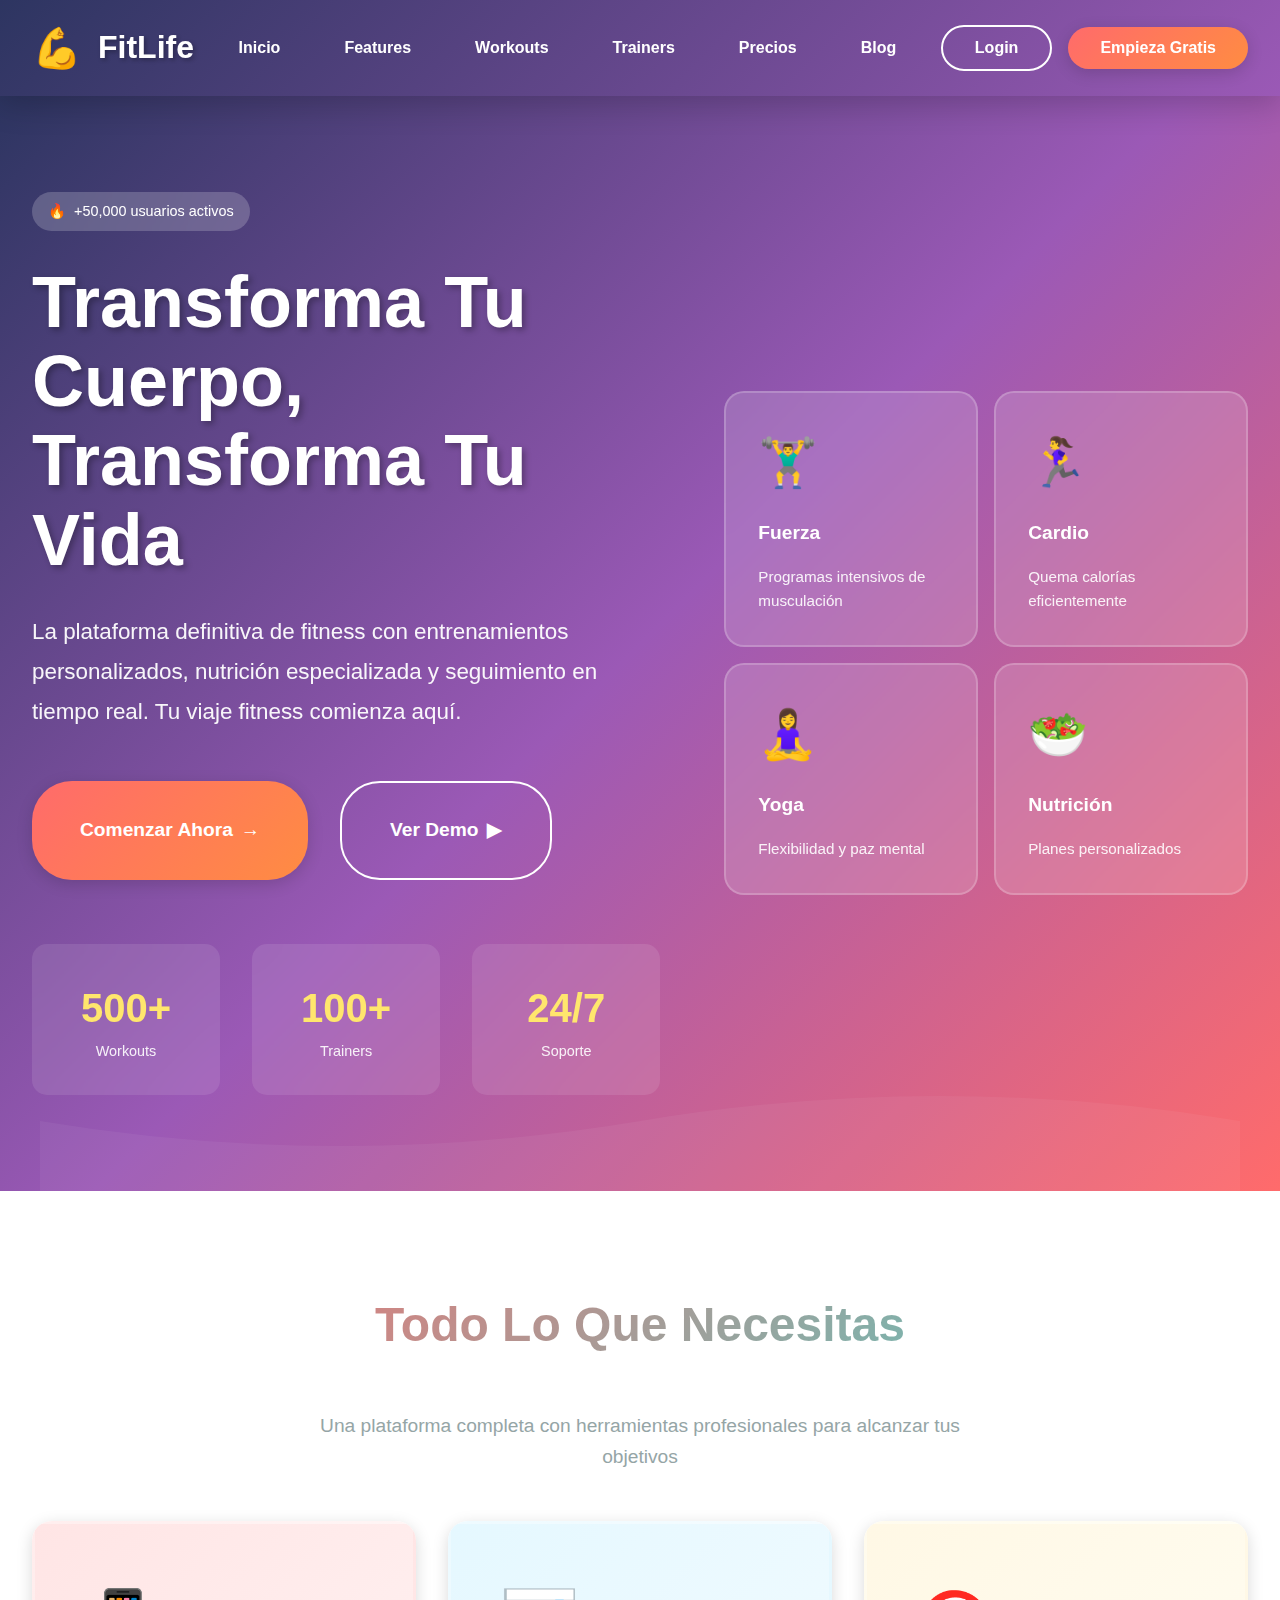
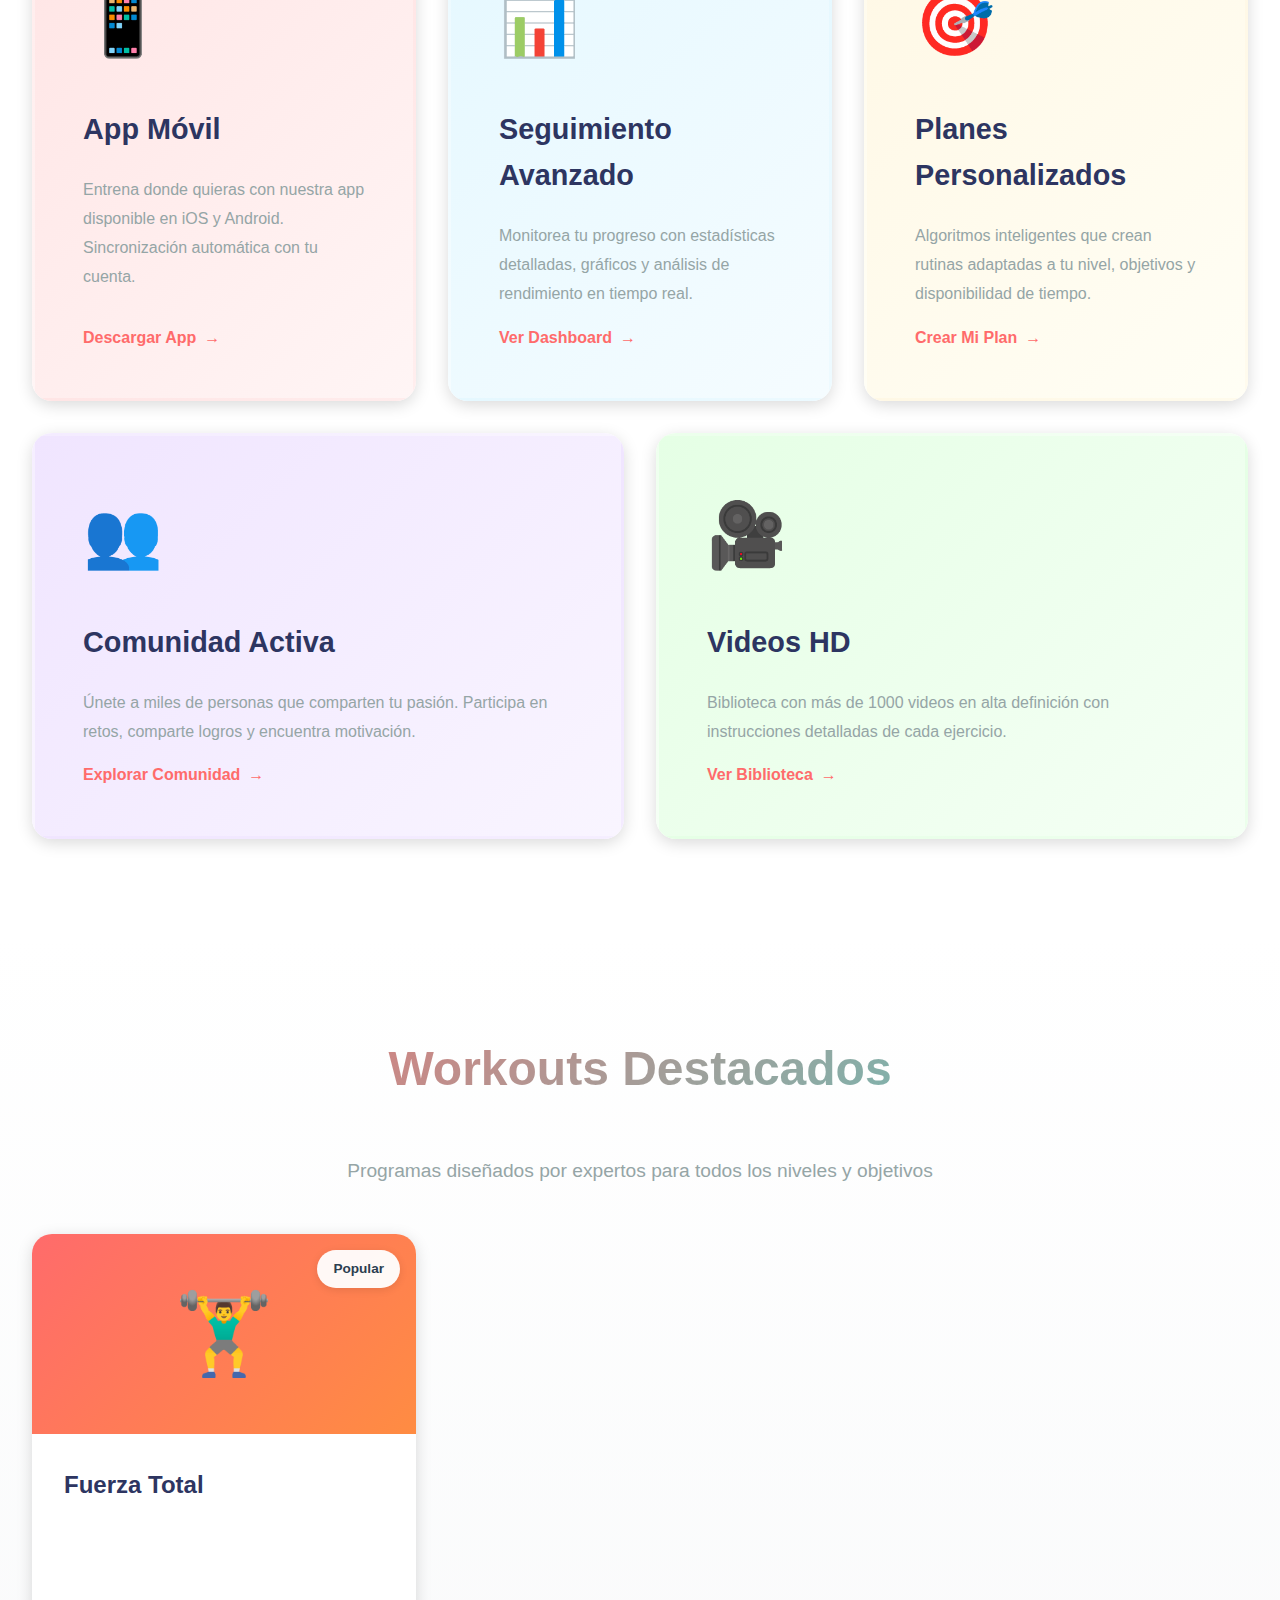
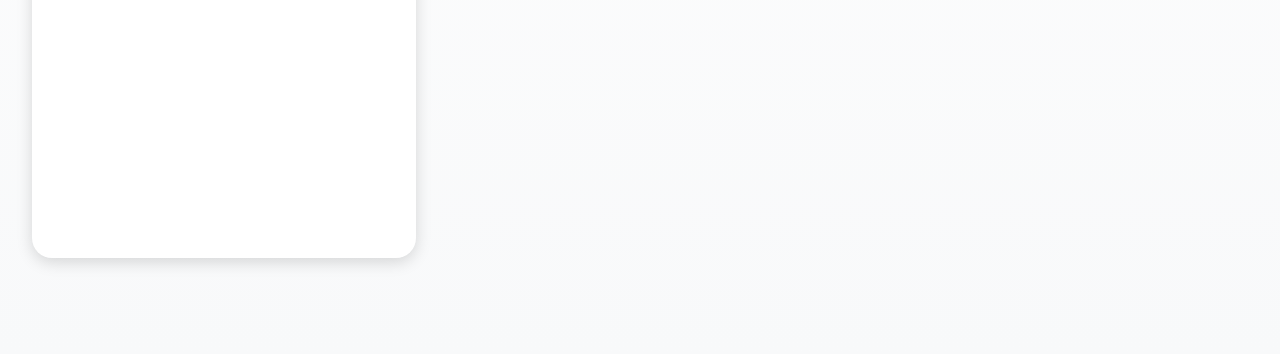
<file: web basic 4/index.html>
<!DOCTYPE html>
<html lang="es">
<head>
    <meta charset="UTF-8">
    <meta name="viewport" content="width=device-width, initial-scale=1.0">
    <title>FitLife - Tu Plataforma de Fitness Definitiva</title>
    <link rel="stylesheet" href="css/styles.css">
</head>
<body>
    <!-- ==================== HEADER ==================== -->
    <header class="header">
        <div class="container">
            <div class="header-main">
                <div class="logo-container">
                    <div class="logo">💪</div>
                    <div class="logo-text">FitLife</div>
                </div>

                <nav>
                    <ul class="nav-main">
                        <li><a href="#inicio">Inicio</a></li>
                        <li><a href="#features">Features</a></li>
                        <li><a href="#workouts">Workouts</a></li>
                        <li><a href="#trainers">Trainers</a></li>
                        <li><a href="#pricing">Precios</a></li>
                        <li><a href="#blog">Blog</a></li>
                    </ul>
                </nav>

                <div class="header-actions">
                    <a href="#" class="btn btn-secondary">Login</a>
                    <a href="#" class="btn btn-primary">Empieza Gratis</a>
                </div>
            </div>
        </div>
    </header>

    <!-- ==================== HERO ==================== -->
    <section class="hero" id="inicio">
        <div class="container">
            <div class="hero-grid">
                <div class="hero-content">
                    <div class="hero-badge">
                        <span>🔥</span>
                        <span>+50,000 usuarios activos</span>
                    </div>
                    <h1 class="hero-title">Transforma Tu Cuerpo, Transforma Tu Vida</h1>
                    <p class="hero-description">
                        La plataforma definitiva de fitness con entrenamientos personalizados, 
                        nutrición especializada y seguimiento en tiempo real. Tu viaje fitness comienza aquí.
                    </p>
                    <div class="hero-buttons">
                        <a href="#" class="btn btn-primary btn-large">
                            <span>Comenzar Ahora</span>
                            <span>→</span>
                        </a>
                        <a href="#" class="btn btn-secondary btn-large">
                            <span>Ver Demo</span>
                            <span>▶</span>
                        </a>
                    </div>

                    <div class="hero-stats">
                        <div class="stat-item">
                            <div class="stat-number">500+</div>
                            <div class="stat-label">Workouts</div>
                        </div>
                        <div class="stat-item">
                            <div class="stat-number">100+</div>
                            <div class="stat-label">Trainers</div>
                        </div>
                        <div class="stat-item">
                            <div class="stat-number">24/7</div>
                            <div class="stat-label">Soporte</div>
                        </div>
                    </div>
                </div>

                <div class="hero-visual">
                    <div class="hero-card">
                        <div class="hero-card-icon">🏋️‍♂️</div>
                        <div class="hero-card-title">Fuerza</div>
                        <div class="hero-card-text">Programas intensivos de musculación</div>
                    </div>
                    <div class="hero-card">
                        <div class="hero-card-icon">🏃‍♀️</div>
                        <div class="hero-card-title">Cardio</div>
                        <div class="hero-card-text">Quema calorías eficientemente</div>
                    </div>
                    <div class="hero-card">
                        <div class="hero-card-icon">🧘‍♀️</div>
                        <div class="hero-card-title">Yoga</div>
                        <div class="hero-card-text">Flexibilidad y paz mental</div>
                    </div>
                    <div class="hero-card">
                        <div class="hero-card-icon">🥗</div>
                        <div class="hero-card-title">Nutrición</div>
                        <div class="hero-card-text">Planes personalizados</div>
                    </div>
                </div>
            </div>
        </div>
    </section>

    <!-- ==================== FEATURES ==================== -->
    <section class="features section" id="features">
        <div class="container">
            <h2 class="section-title">Todo Lo Que Necesitas</h2>
            <p class="section-subtitle">
                Una plataforma completa con herramientas profesionales para alcanzar tus objetivos
            </p>

            <div class="features-grid">
                <div class="feature-card">
                    <div class="feature-icon">📱</div>
                    <h3 class="feature-title">App Móvil</h3>
                    <p class="feature-description">
                        Entrena donde quieras con nuestra app disponible en iOS y Android. 
                        Sincronización automática con tu cuenta.
                    </p>
                    <a href="#" class="feature-link">
                        Descargar App
                        <span>→</span>
                    </a>
                </div>

                <div class="feature-card">
                    <div class="feature-icon">📊</div>
                    <h3 class="feature-title">Seguimiento Avanzado</h3>
                    <p class="feature-description">
                        Monitorea tu progreso con estadísticas detalladas, gráficos y análisis 
                        de rendimiento en tiempo real.
                    </p>
                    <a href="#" class="feature-link">
                        Ver Dashboard
                        <span>→</span>
                    </a>
                </div>

                <div class="feature-card">
                    <div class="feature-icon">🎯</div>
                    <h3 class="feature-title">Planes Personalizados</h3>
                    <p class="feature-description">
                        Algoritmos inteligentes que crean rutinas adaptadas a tu nivel, 
                        objetivos y disponibilidad de tiempo.
                    </p>
                    <a href="#" class="feature-link">
                        Crear Mi Plan
                        <span>→</span>
                    </a>
                </div>

                <div class="feature-card">
                    <div class="feature-icon">👥</div>
                    <h3 class="feature-title">Comunidad Activa</h3>
                    <p class="feature-description">
                        Únete a miles de personas que comparten tu pasión. Participa en retos, 
                        comparte logros y encuentra motivación.
                    </p>
                    <a href="#" class="feature-link">
                        Explorar Comunidad
                        <span>→</span>
                    </a>
                </div>

                <div class="feature-card">
                    <div class="feature-icon">🎥</div>
                    <h3 class="feature-title">Videos HD</h3>
                    <p class="feature-description">
                        Biblioteca con más de 1000 videos en alta definición con instrucciones 
                        detalladas de cada ejercicio.
                    </p>
                    <a href="#" class="feature-link">
                        Ver Biblioteca
                        <span>→</span>
                    </a>
                </div>
            </div>
        </div>
    </section>

    <!-- ==================== WORKOUTS ==================== -->
    <section class="workouts section" id="workouts">
        <div class="container">
            <h2 class="section-title">Workouts Destacados</h2>
            <p class="section-subtitle">
                Programas diseñados por expertos para todos los niveles y objetivos
            </p>

            <div class="workouts-grid">
                <div class="workout-card">
                    <div class="workout-image">
                        🏋️‍♂️
                        <span class="workout-badge">Popular</span>
                    </div>
                    <div class="workout-content">
                        <h3 class="workout-title">Fuerza Total</h3>
                        <p class="workout-description">
</file>
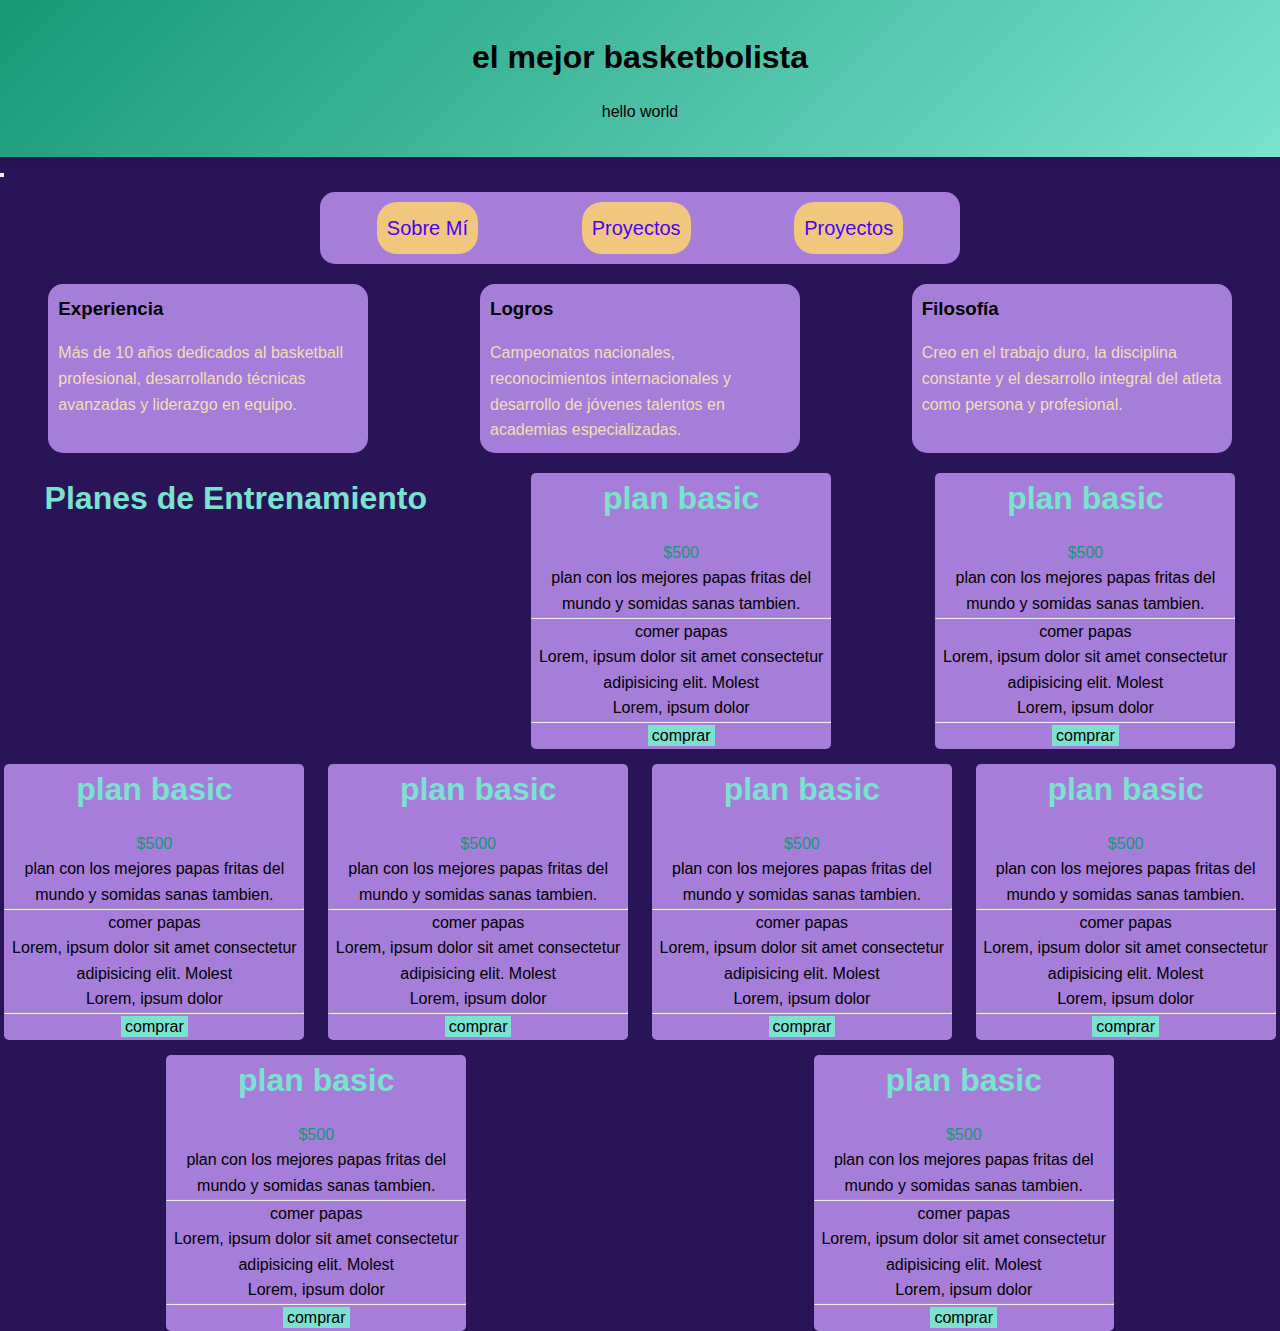
<file: wed basic/index.html>
<!DOCTYPE html>
<html lang="es">
<head>
    <meta charset="UTF-8">
    <meta name="viewport" content="width=device-width, initial-scale=1.0">
    <title>mirame </title>
    <link rel="stylesheet" href="css/styles.css">
</head>
<body>
    <header class="header-principal">
        <h1>el mejor basketbolista</h1>
         <p class="subtitulo">hello world</p>
    </header>
    <button class="boton-menu-movil" aria-label="Abrir menú de navegación" id="btnMenu"></button>
    <nav class="navegacion" id="navegacion">
        <a href="#sobre-mi" class="nav-link">Sobre Mí</a>
        <a href="#proyectos" class="nav-link">Proyectos</a>
        <a href="#proyectos" class="nav-link">Proyectos</a>
    </nav>
    <section class="seccion-columnas" aria-label="Descripción del servicio">
        <article class="columna">
            <!-- ARTICLE: Contenido independiente que tiene sentido por sí solo.
                 Se puede extraer de la página y seguiría teniendo sentido.
                 Ejemplos: artículos de blog, productos, tarjetas informativas
                 
                 class="columna": Para aplicar estilos CSS
            -->

            <h3>Experiencia</h3>
            <!-- H3: Subtítulo de nivel 3.
                 Jerarquía de títulos:
                 H1 (más importante) > H2 > H3 > H4 > H5 > H6 (menos importante)
                 No saltes niveles (no hagas H1 y luego H4 sin H2 y H3)
            -->

            <p>Más de 10 años dedicados al basketball profesional, desarrollando técnicas avanzadas y liderazgo en equipo.</p>
            <!-- P: Párrafo con el contenido descriptivo -->
        </article>

        <article class="columna">
            <!-- Segunda columna: Logros -->
            <h3>Logros</h3>
            <p>Campeonatos nacionales, reconocimientos internacionales y desarrollo de jóvenes talentos en academias especializadas.</p>
        </article>

        <article class="columna">
            <!-- Tercera columna: Filosofía -->
            <h3>Filosofía</h3>
            <p>Creo en el trabajo duro, la disciplina constante y el desarrollo integral del atleta como persona y profesional.</p>
        </article>

    </section>
    <section class="seccion-planes" aria-label="Planes de entrenamiento disponibles">
        <!-- SECTION para la sección de planes de precios.
             aria-label describe el propósito de esta sección
        -->

        <h2 class="titulo-seccion">Planes de Entrenamiento</h2>
        <div class="card-plan">
        <h2>plan basic</h2>
        <p class="precio">$500</p>
        <p>plan con los mejores papas fritas del mundo y somidas sanas tambien.</p>
        <hr>
        <p>comer papas</p>
        <p>Lorem, ipsum dolor sit amet consectetur adipisicing elit. Molest</p>
        <p>Lorem, ipsum dolor</p>
        <hr>
        <a href="#" class="bts-precio">comprar</a>
        </div>

        <div class="card-plan">
        <h2>plan basic</h2>
        <p class="precio">$500</p>
        <p>plan con los mejores papas fritas del mundo y somidas sanas tambien.</p>
        <hr>
        <p>comer papas</p>
        <p>Lorem, ipsum dolor sit amet consectetur adipisicing elit. Molest</p>
        <p>Lorem, ipsum dolor</p>
        <hr>
        <a href="#" class="bts-precio">comprar</a>
        </div>

        <div class="card-plan">
        <h2>plan basic</h2>
        <p class="precio">$500</p>
        <p>plan con los mejores papas fritas del mundo y somidas sanas tambien.</p>
        <hr>
        <p>comer papas</p>
        <p>Lorem, ipsum dolor sit amet consectetur adipisicing elit. Molest</p>
        <p>Lorem, ipsum dolor</p>
        <hr>
        <a href="#" class="bts-precio">comprar</a>
        </div>

        <div class="card-plan">
        <h2>plan basic</h2>
        <p class="precio">$500</p>
        <p>plan con los mejores papas fritas del mundo y somidas sanas tambien.</p>
        <hr>
        <p>comer papas</p>
        <p>Lorem, ipsum dolor sit amet consectetur adipisicing elit. Molest</p>
        <p>Lorem, ipsum dolor</p>
        <hr>
        <a href="#" class="bts-precio">comprar</a>
        </div>

        <div class="card-plan">
        <h2>plan basic</h2>
        <p class="precio">$500</p>
        <p>plan con los mejores papas fritas del mundo y somidas sanas tambien.</p>
        <hr>
        <p>comer papas</p>
        <p>Lorem, ipsum dolor sit amet consectetur adipisicing elit. Molest</p>
        <p>Lorem, ipsum dolor</p>
        <hr>
        <a href="#" class="bts-precio">comprar</a>
        </div>

        <div class="card-plan">
        <h2>plan basic</h2>
        <p class="precio">$500</p>
        <p>plan con los mejores papas fritas del mundo y somidas sanas tambien.</p>
        <hr>
        <p>comer papas</p>
        <p>Lorem, ipsum dolor sit amet consectetur adipisicing elit. Molest</p>
        <p>Lorem, ipsum dolor</p>
        <hr>
        <a href="#" class="bts-precio">comprar</a>
        </div>

        <div class="card-plan">
        <h2>plan basic</h2>
        <p class="precio">$500</p>
        <p>plan con los mejores papas fritas del mundo y somidas sanas tambien.</p>
        <hr>
        <p>comer papas</p>
        <p>Lorem, ipsum dolor sit amet consectetur adipisicing elit. Molest</p>
        <p>Lorem, ipsum dolor</p>
        <hr>
        <a href="#" class="bts-precio">comprar</a>
        </div>
        
        <div class="card-plan">
        <h2>plan basic</h2>
        <p class="precio">$500</p>
        <p>plan con los mejores papas fritas del mundo y somidas sanas tambien.</p>
        <hr>
        <p>comer papas</p>
        <p>Lorem, ipsum dolor sit amet consectetur adipisicing elit. Molest</p>
        <p>Lorem, ipsum dolor</p>
        <hr>
        <a href="#" class="bts-precio">comprar</a>
        </div>
    </section>
</body>
</html>
</file>
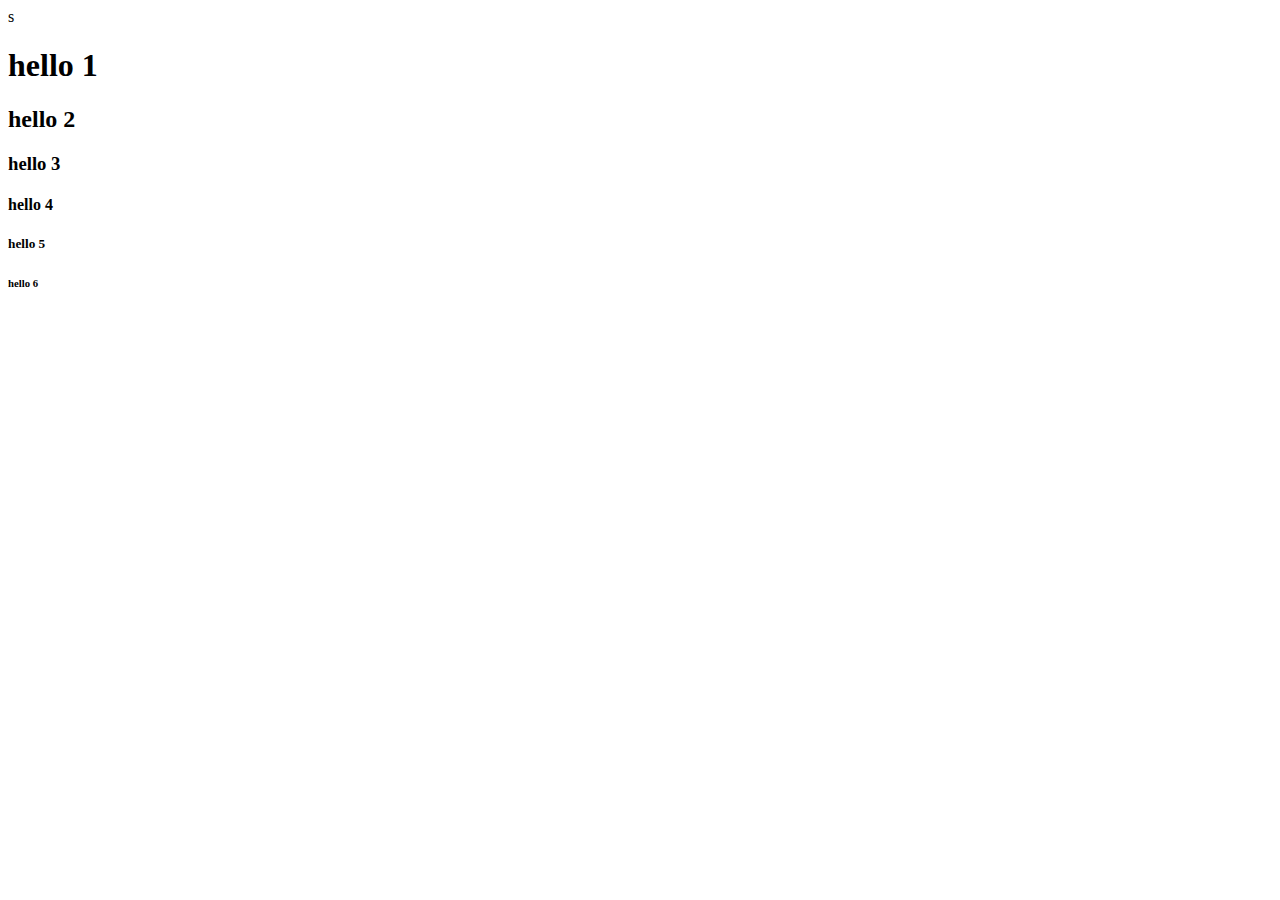
<file: html/1-1encabezado.html>
<!DOCTYPE html>
<html lang="en">
<head>
    <meta charset="UTF-8">
    <meta name="viewport" content="width=device-width, initial-scale=1.0">
    <title>Document</title>
</head>
<body>s
    <h1>hello 1</h1>
    <h2>hello 2</h2>
    <h3>hello 3</h3>            
    <h4>hello 4</h4>
    <h5>hello 5</h5>
    <h6>hello 6</h6>

    
</body>
</html>
</file>
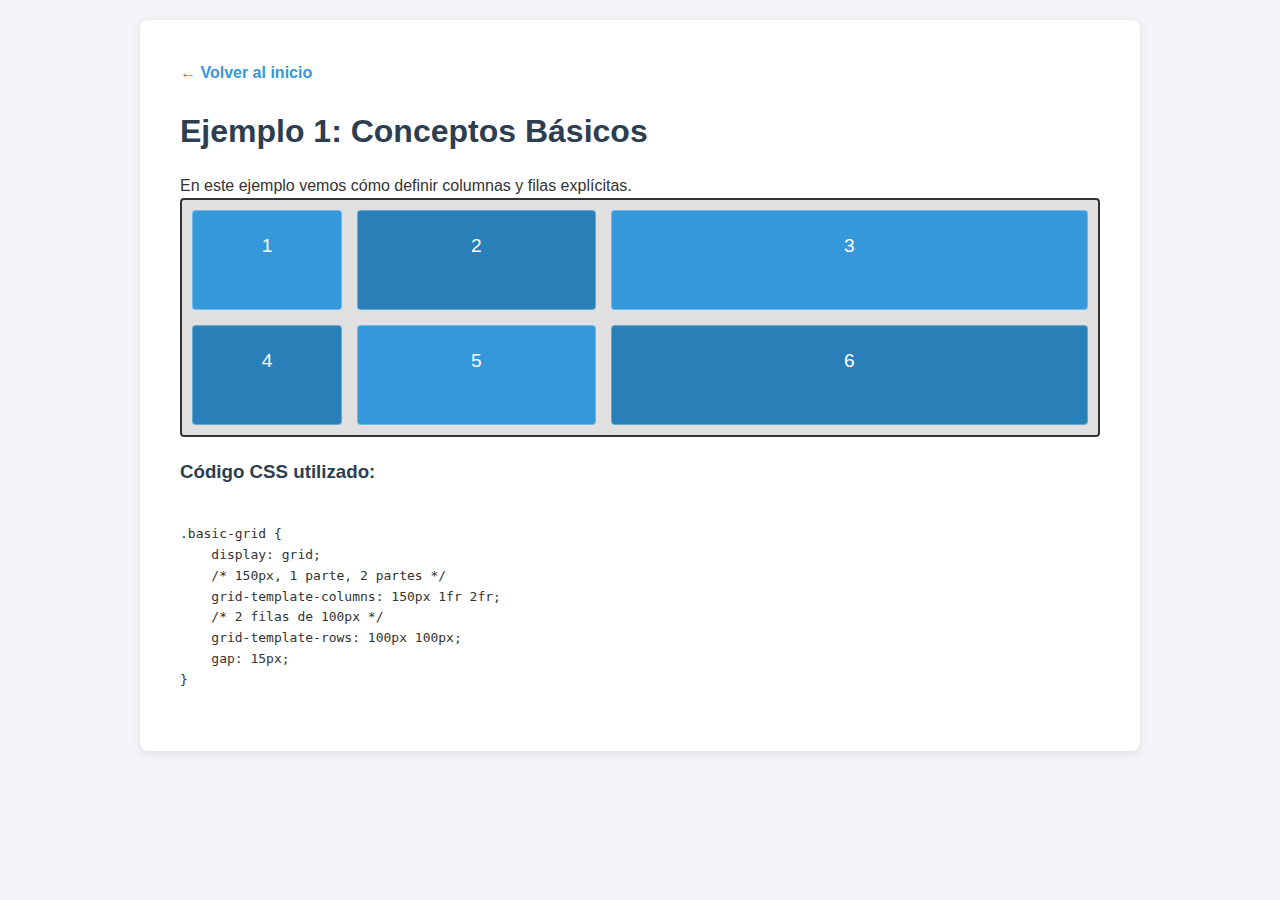
<file: grid/examples/01-basico.html>
<!DOCTYPE html>
<html lang="es">

<head>
    <meta charset="UTF-8">
    <meta name="viewport" content="width=device-width, initial-scale=1.0">
    <title>Ejemplo 1: Grid Básico</title>
    <link rel="stylesheet" href="../css/styles.css">
    <style>
        /* Estilos específicos para este ejemplo */
        .basic-grid {
            display: grid;
            /* 
               Definimos 3 columnas:
               1. 150px fijos
               2. 1fr (una fracción del espacio restante)
               3. 2fr (dos fracciones del espacio restante, es decir, el doble que la anterior)
            */
            grid-template-columns: 150px 1fr 2fr;

            /* Definimos 2 filas de 100px cada una */
            grid-template-rows: 100px 100px;

            /* Espacio entre celdas */
            gap: 15px;
        }
    </style>
</head>

<body>
    <div class="container">
        <a href="../index.html" class="back-link">← Volver al inicio</a>

        <h1>Ejemplo 1: Conceptos Básicos</h1>
        <p>En este ejemplo vemos cómo definir columnas y filas explícitas.</p>

        <div class="grid-container basic-grid">
            <div class="grid-item">1</div>
            <div class="grid-item">2</div>
            <div class="grid-item">3</div>
            <div class="grid-item">4</div>
            <div class="grid-item">5</div>
            <div class="grid-item">6</div>
        </div>

        <h3>Código CSS utilizado:</h3>
        <pre><code>
.basic-grid {
    display: grid;
    /* 150px, 1 parte, 2 partes */
    grid-template-columns: 150px 1fr 2fr;
    /* 2 filas de 100px */
    grid-template-rows: 100px 100px;
    gap: 15px;
}
        </code></pre>
    </div>
</body>

</html>
</file>
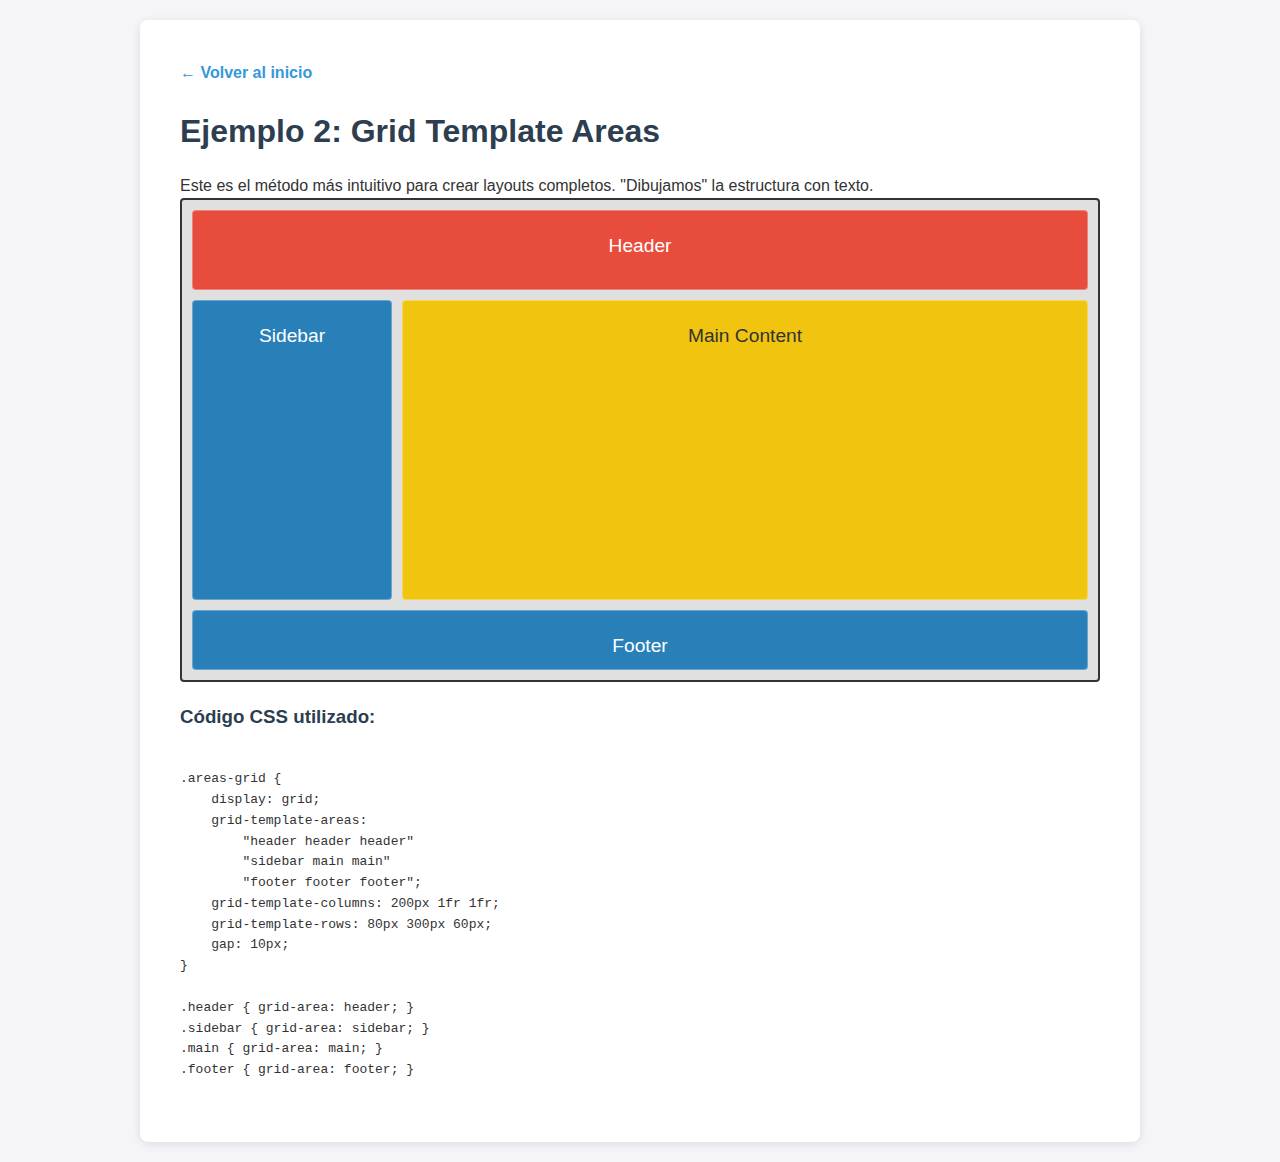
<file: grid/examples/02-areas.html>
<!DOCTYPE html>
<html lang="es">

<head>
    <meta charset="UTF-8">
    <meta name="viewport" content="width=device-width, initial-scale=1.0">
    <title>Ejemplo 2: Grid Areas</title>
    <link rel="stylesheet" href="../css/styles.css">
    <style>
        .areas-grid {
            display: grid;
            /* Definimos el layout visualmente */
            grid-template-areas:
                "header header header"
                "sidebar main main"
                "footer footer footer";

            /* Definimos el tamaño de las columnas y filas */
            grid-template-columns: 200px 1fr 1fr;
            grid-template-rows: 80px 300px 60px;

            gap: 10px;
        }

        /* Asignamos cada item a su área correspondiente */
        .header {
            grid-area: header;
            background-color: #e74c3c;
        }

        .sidebar {
            grid-area: sidebar;
            background-color: #2ecc71;
        }

        .main {
            grid-area: main;
            background-color: #f1c40f;
            color: #333;
        }

        .footer {
            grid-area: footer;
            background-color: #9b59b6;
        }
    </style>
</head>

<body>
    <div class="container">
        <a href="../index.html" class="back-link">← Volver al inicio</a>

        <h1>Ejemplo 2: Grid Template Areas</h1>
        <p>Este es el método más intuitivo para crear layouts completos. "Dibujamos" la estructura con texto.</p>

        <div class="grid-container areas-grid">
            <div class="grid-item header">Header</div>
            <div class="grid-item sidebar">Sidebar</div>
            <div class="grid-item main">Main Content</div>
            <div class="grid-item footer">Footer</div>
        </div>

        <h3>Código CSS utilizado:</h3>
        <pre><code>
.areas-grid {
    display: grid;
    grid-template-areas: 
        "header header header"
        "sidebar main main"
        "footer footer footer";
    grid-template-columns: 200px 1fr 1fr;
    grid-template-rows: 80px 300px 60px;
    gap: 10px;
}

.header { grid-area: header; }
.sidebar { grid-area: sidebar; }
.main { grid-area: main; }
.footer { grid-area: footer; }
        </code></pre>
    </div>
</body>

</html>
</file>
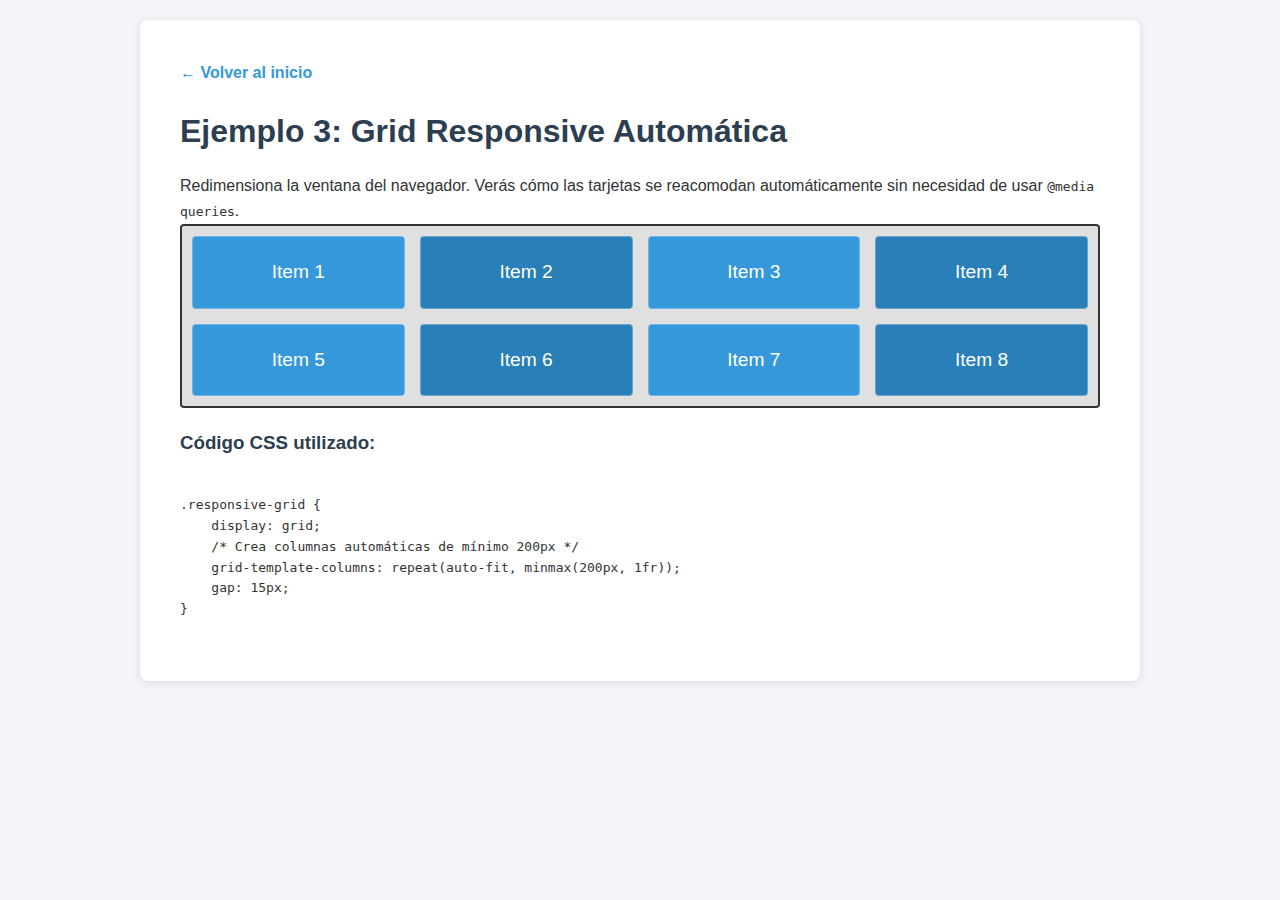
<file: grid/examples/03-responsive.html>
<!DOCTYPE html>
<html lang="es">

<head>
    <meta charset="UTF-8">
    <meta name="viewport" content="width=device-width, initial-scale=1.0">
    <title>Ejemplo 3: Grid Responsive</title>
    <link rel="stylesheet" href="../css/styles.css">
    <style>
        .responsive-grid {
            display: grid;
            /* 
               MAGIA RESPONSIVE:
               - repeat(auto-fit, ...): Crea tantas columnas como quepan.
               - minmax(200px, 1fr): Cada columna debe medir al menos 200px, 
                 pero si sobra espacio, se estira para ocuparlo (1fr).
            */
            grid-template-columns: repeat(auto-fit, minmax(200px, 1fr));
            gap: 15px;
        }
    </style>
</head>

<body>
    <div class="container">
        <a href="../index.html" class="back-link">← Volver al inicio</a>

        <h1>Ejemplo 3: Grid Responsive Automática</h1>
        <p>Redimensiona la ventana del navegador. Verás cómo las tarjetas se reacomodan automáticamente sin necesidad de
            usar <code>@media queries</code>.</p>

        <div class="grid-container responsive-grid">
            <div class="grid-item">Item 1</div>
            <div class="grid-item">Item 2</div>
            <div class="grid-item">Item 3</div>
            <div class="grid-item">Item 4</div>
            <div class="grid-item">Item 5</div>
            <div class="grid-item">Item 6</div>
            <div class="grid-item">Item 7</div>
            <div class="grid-item">Item 8</div>
        </div>

        <h3>Código CSS utilizado:</h3>
        <pre><code>
.responsive-grid {
    display: grid;
    /* Crea columnas automáticas de mínimo 200px */
    grid-template-columns: repeat(auto-fit, minmax(200px, 1fr));
    gap: 15px;
}
        </code></pre>
    </div>
</body>

</html>
</file>
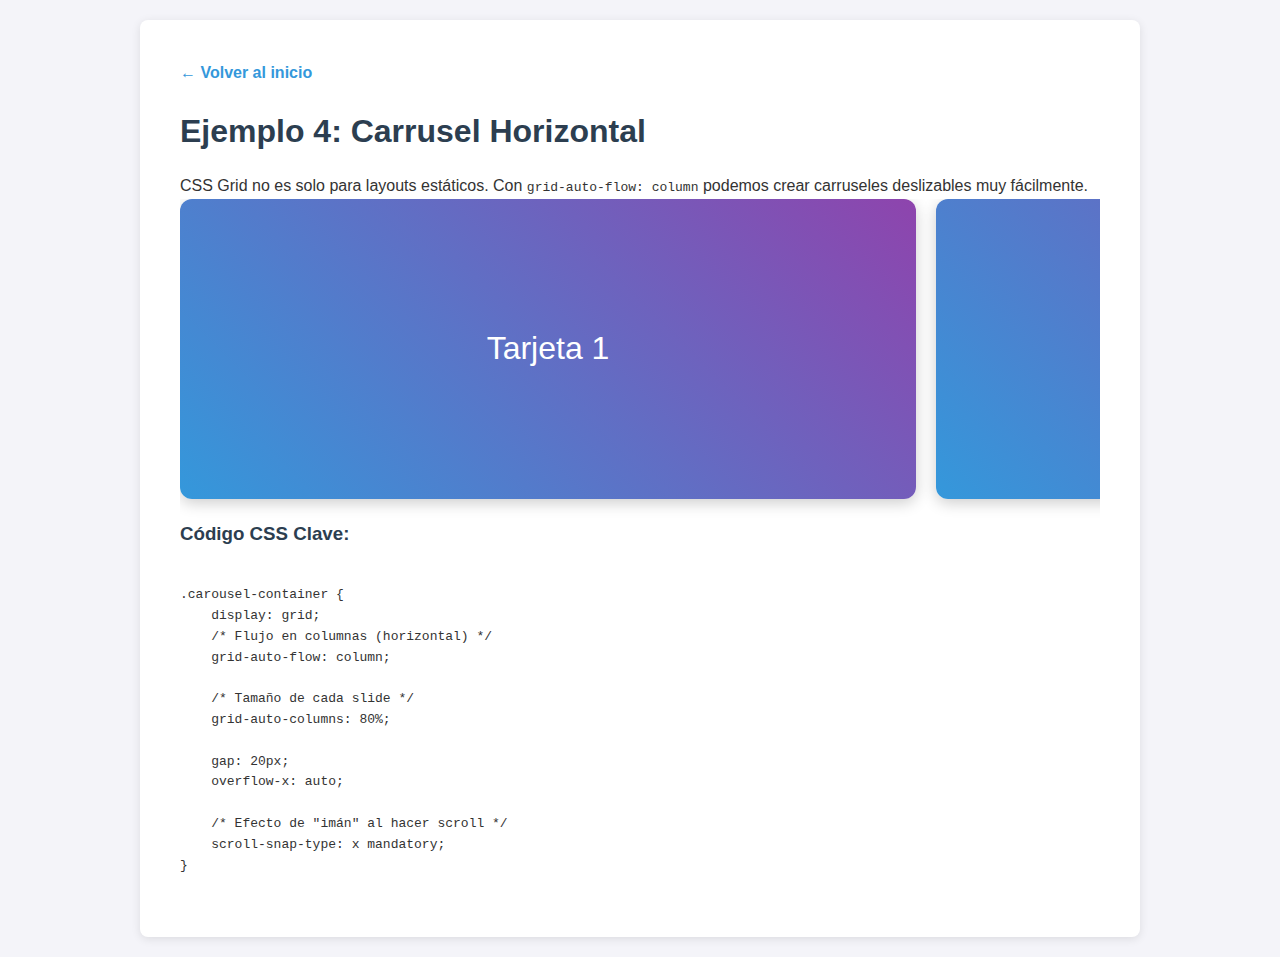
<file: grid/examples/04-carousel.html>
<!DOCTYPE html>
<html lang="es">

<head>
    <meta charset="UTF-8">
    <meta name="viewport" content="width=device-width, initial-scale=1.0">
    <title>Ejemplo 4: Carrusel con Grid</title>
    <link rel="stylesheet" href="../css/styles.css">
    <style>
        .carousel-container {
            /* Definimos el contenedor como grid */
            display: grid;

            /* 
               grid-auto-flow: column 
               Hace que los nuevos elementos se coloquen en columnas a la derecha,
               en lugar de saltar a una nueva fila.
            */
            grid-auto-flow: column;

            /* 
               grid-auto-columns
               Define el ancho de cada elemento del carrusel.
               Aquí usamos un porcentaje para que se vea parte del siguiente.
            */
            grid-auto-columns: 80%;

            gap: 20px;

            /* Habilitamos el scroll horizontal */
            overflow-x: auto;

            /* Suavizamos el scroll (opcional pero recomendado) */
            scroll-snap-type: x mandatory;

            padding-bottom: 20px;
            /* Espacio para la barra de scroll */
        }

        .carousel-item {
            /* Alineación del scroll */
            scroll-snap-align: center;

            background: linear-gradient(45deg, #3498db, #8e44ad);
            color: white;
            padding: 40px;
            border-radius: 12px;
            display: flex;
            align-items: center;
            justify-content: center;
            font-size: 2rem;
            height: 300px;
            box-shadow: 0 4px 15px rgba(0, 0, 0, 0.2);
        }

        /* Ocultar barra de scroll en algunos navegadores para estética */
        .carousel-container::-webkit-scrollbar {
            height: 8px;
        }

        .carousel-container::-webkit-scrollbar-track {
            background: #f1f1f1;
            border-radius: 4px;
        }

        .carousel-container::-webkit-scrollbar-thumb {
            background: #888;
            border-radius: 4px;
        }
    </style>
</head>

<body>
    <div class="container">
        <a href="../index.html" class="back-link">← Volver al inicio</a>

        <h1>Ejemplo 4: Carrusel Horizontal</h1>
        <p>CSS Grid no es solo para layouts estáticos. Con <code>grid-auto-flow: column</code> podemos crear carruseles
            deslizables muy fácilmente.</p>

        <div class="carousel-container">
            <div class="carousel-item">Tarjeta 1</div>
            <div class="carousel-item">Tarjeta 2</div>
            <div class="carousel-item">Tarjeta 3</div>
            <div class="carousel-item">Tarjeta 4</div>
            <div class="carousel-item">Tarjeta 5</div>
        </div>

        <h3>Código CSS Clave:</h3>
        <pre><code>
.carousel-container {
    display: grid;
    /* Flujo en columnas (horizontal) */
    grid-auto-flow: column;
    
    /* Tamaño de cada slide */
    grid-auto-columns: 80%;
    
    gap: 20px;
    overflow-x: auto;
    
    /* Efecto de "imán" al hacer scroll */
    scroll-snap-type: x mandatory;
}
        </code></pre>
    </div>
</body>

</html>
</file>
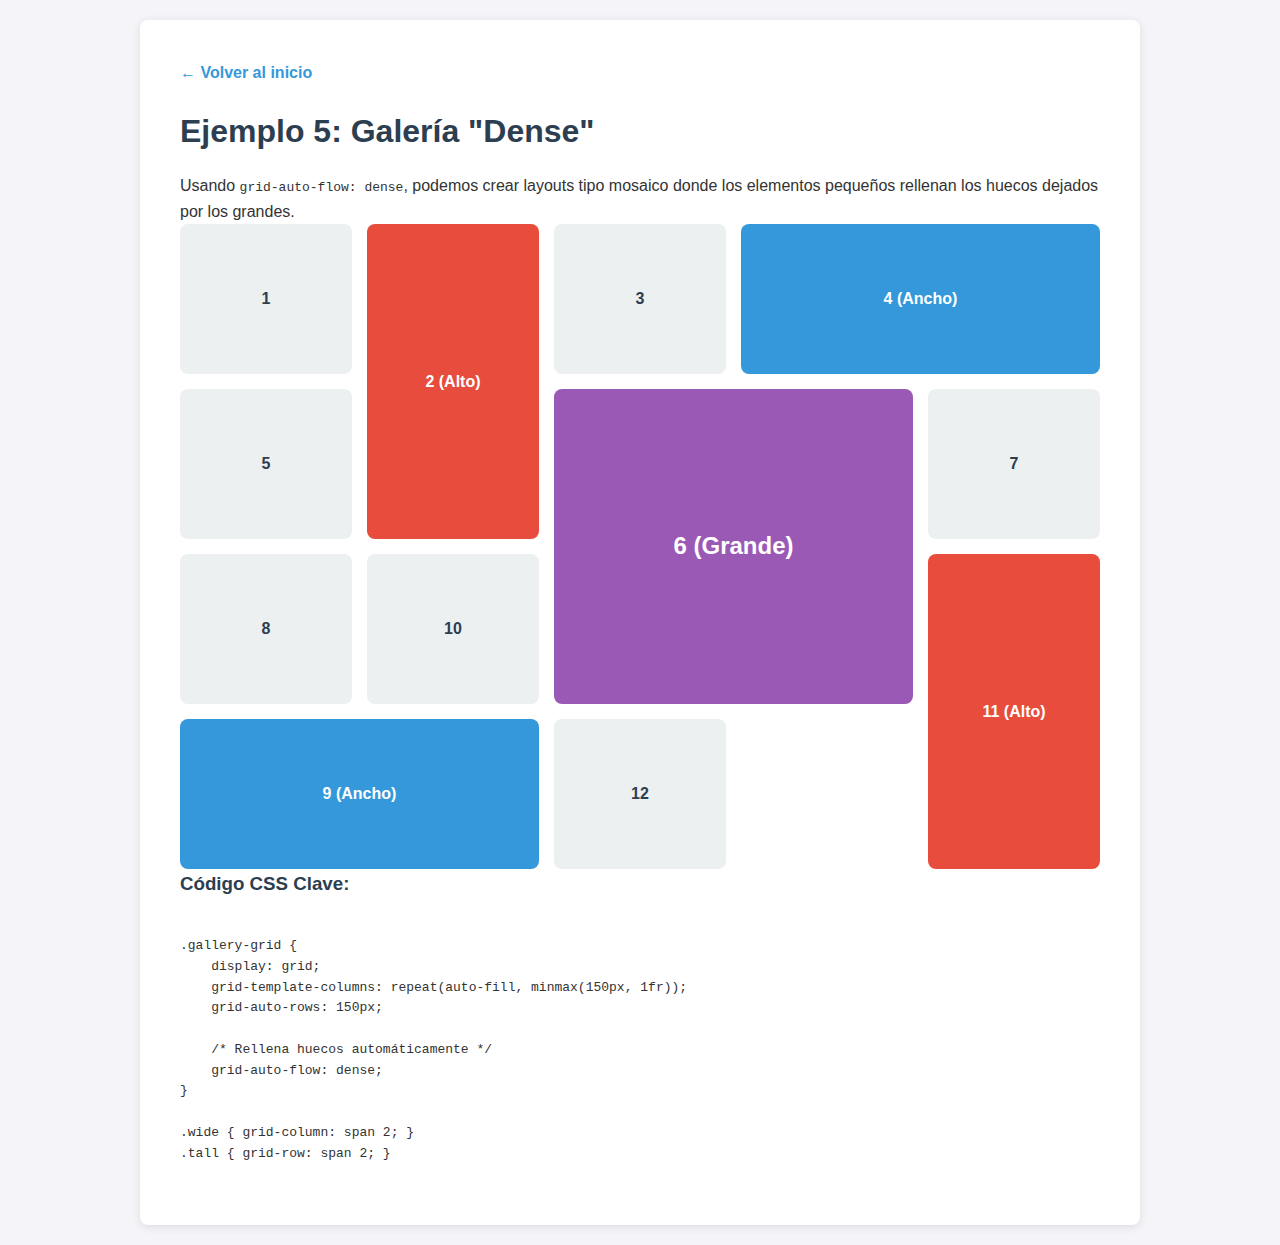
<file: grid/examples/05-gallery.html>
<!DOCTYPE html>
<html lang="es">

<head>
    <meta charset="UTF-8">
    <meta name="viewport" content="width=device-width, initial-scale=1.0">
    <title>Ejemplo 5: Galería Densa (Masonry)</title>
    <link rel="stylesheet" href="../css/styles.css">
    <style>
        .gallery-grid {
            display: grid;
            /* Columnas automáticas de mínimo 150px */
            grid-template-columns: repeat(auto-fill, minmax(150px, 1fr));

            /* Altura de filas base */
            grid-auto-rows: 150px;

            gap: 15px;

            /* 
               grid-auto-flow: dense
               Esta es la clave. Le dice al navegador que intente rellenar 
               los huecos vacíos con elementos más pequeños que quepan, 
               aunque estén definidos después en el HTML.
            */
            grid-auto-flow: dense;
        }

        .gallery-item {
            background-color: #ecf0f1;
            border-radius: 8px;
            display: flex;
            align-items: center;
            justify-content: center;
            font-weight: bold;
            color: #2c3e50;
            overflow: hidden;
            transition: transform 0.3s;
        }

        .gallery-item:hover {
            transform: scale(1.02);
        }

        /* Elementos de diferentes tamaños */
        .wide {
            grid-column: span 2;
            /* Ocupa 2 columnas */
            background-color: #3498db;
            color: white;
        }

        .tall {
            grid-row: span 2;
            /* Ocupa 2 filas */
            background-color: #e74c3c;
            color: white;
        }

        .big {
            grid-column: span 2;
            grid-row: span 2;
            background-color: #9b59b6;
            color: white;
            font-size: 1.5rem;
        }
    </style>
</head>

<body>
    <div class="container">
        <a href="../index.html" class="back-link">← Volver al inicio</a>

        <h1>Ejemplo 5: Galería "Dense"</h1>
        <p>Usando <code>grid-auto-flow: dense</code>, podemos crear layouts tipo mosaico donde los elementos pequeños
            rellenan los huecos dejados por los grandes.</p>

        <div class="gallery-grid">
            <div class="gallery-item">1</div>
            <div class="gallery-item tall">2 (Alto)</div>
            <div class="gallery-item">3</div>
            <div class="gallery-item wide">4 (Ancho)</div>
            <div class="gallery-item">5</div>
            <div class="gallery-item big">6 (Grande)</div>
            <div class="gallery-item">7</div>
            <div class="gallery-item">8</div>
            <div class="gallery-item wide">9 (Ancho)</div>
            <div class="gallery-item">10</div>
            <div class="gallery-item tall">11 (Alto)</div>
            <div class="gallery-item">12</div>
        </div>

        <h3>Código CSS Clave:</h3>
        <pre><code>
.gallery-grid {
    display: grid;
    grid-template-columns: repeat(auto-fill, minmax(150px, 1fr));
    grid-auto-rows: 150px;
    
    /* Rellena huecos automáticamente */
    grid-auto-flow: dense;
}

.wide { grid-column: span 2; }
.tall { grid-row: span 2; }
        </code></pre>
    </div>
</body>

</html>
</file>
<file: simulacro.html/css/styles.css>
:root{
    --color-texto-interfaz: #2F5249;
    --color-menu: #2F5249;
    --color-navmenu: #437057;
    --texto-principal: #FCF9EA;
    --h1: #E3DE61;
    --lineas-de-menu: #E3DE61;
    /* 
      ¿Por qué usar variables?
      1. Cambias un color en UN lugar y se actualiza en TODOS lados
      2. Código más limpio y mantenible
      3. Fácil crear temas (modo oscuro, etc.)
    */
}

/* ==============================================
   RESET CSS - ELIMINA ESTILOS POR DEFECTO
   ============================================== */

*{
     margin: 0;
    /* Elimina todos los márgenes externos */
    
    padding: 0;
    /* Elimina todos los rellenos internos */
    box-sizing: border-box;
        /* 
      CRÍTICO: Cambia el modelo de caja
      
      Por defecto (content-box):
      width: 300px + padding: 20px = 340px total
      
      Con border-box:
      width: 300px INCLUYE padding y border = 300px total
      
      Esto hace el cálculo de tamaños mucho más predecible
    */
    font-family: Courier, monospace;
}

/* ==============================================
   CONFIGURACIÓN BASE DEL HTML
   ============================================== */

html{
    font-size: 82.5%;
    /* 
      TRUCO PARA FACILITAR CÁLCULOS CON REM
      
      Por defecto: 1rem = 16px (tamaño base del navegador)
      Con 62.5%: 1rem = 10px
      
      ¿Por qué? Hace los cálculos más fáciles:
      - 1.6rem = 16px
      - 2.4rem = 24px
      - 3.2rem = 32px
      
      Pero SIEMPRE usa rem, no px, para mantener accesibilidad
      (los usuarios pueden cambiar el tamaño base del navegador)
    */
}

body{
    font-size: 1.6rem;
    line-height: 1.6;
    /* 
      Altura de línea = 1.6 veces el tamaño de fuente
      Mejora la legibilidad (espacio entre líneas)
      1.5-1.6 es el rango ideal para textos largos
    */
}

/* ==============================================
   HEADER - CABECERA PRINCIPAL
   ============================================== */

.header{
    background:var(--color-menu);
    padding: 20px;
    /* 
      Relleno interno de 20px en todos los lados
      Equivale a:
      padding-top: 20px;
      padding-right: 20px;
      padding-bottom: 20px;
      padding-left: 20px;
    */
    border-radius: 0px 0px 0px 100px;
    color: var(--texto-principal);
}

.menu{
    display: flex;
    /* 
    ACTIVA FLEXBOX - sistema de layout unidimensional
    Convierte este elemento en un contenedor flexible
    Sus hijos directos se convierten en "flex items"
    */
    justify-content: space-between;
    /* 
    Distribuye el espacio horizontal (eje principal)
    space-between: primer elemento a la izquierda, último a la derecha,
    espacio igual entre elementos intermedios
    
    Otros valores comunes:
    - center: centra todos los elementos
    - flex-start: alinea a la izquierda
    - flex-end: alinea a la derecha
    - space-around: espacio igual alrededor de cada elemento
    */
    align-items: center;
    /* 
      Alinea verticalmente (eje transversal)
      center: centra todos los elementos verticalmente
      
      Otros valores:
      - flex-start: arriba
      - flex-end: abajo
      - stretch: estira para llenar el contenedor
    */
    padding: 15px;
}

.menu-btn{
    font-size: 2rem;
    background: none;
    border: none;
    cursor: pointer;
    /* 
      Cambia el cursor a una "manita" al pasar el mouse
      Indica que es clickeable
    */
    color: var(--texto-principal);
    padding: 5px 10px;
    /* 
      Padding específico: vertical horizontal
      5px arriba/abajo, 10px izquierda/derecha
    */
}

/* ==============================================
   NAVEGACIÓN - MENÚ DESPLEGABLE
   ============================================== */

.nav{
    position: absolute;
    top: 85px; 
    /* 
      Distancia desde el BORDE SUPERIOR
      85px de separación del top de su contenedor
    */
    right: 20px;
    /* 
      Distancia desde el BORDE DERECHO
      20px de separación del lado derecho
    */
    width: 250px;
    display: none;
     /* 
      Distancia desde el BORDE SUPERIOR
      85px de separación del top de su contenedor
    */
    background-color: var(--color-navmenu); /* Añade esto para que tenga color */
    border-radius: 15px; /* Bordes redondeados modernos */
    box-shadow: 0 10px 25px rgba(236, 233, 233, 0.3); 
    /* 
      SOMBRA para dar profundidad
      Sintaxis: horizontal vertical difuminado color
      - 0: sin desplazamiento horizontal
      - 10px: desplazamiento vertical (hacia abajo)
      - 25px: qué tan difuminada está la sombra
      - rgba(0, 0, 0, 0.3): negro con 30% de opacidad
    */
    padding: 10px 0;
    z-index: 1000; 
    /* 
      CONTROLA EL ORDEN DE APILAMIENTO
      Valores más altos = más cerca del usuario
      1000 asegura que el menú flote sobre todo lo demás
      
      Piensa en capas:
      - z-index: 1 (fondo)
      - z-index: 100 (contenido)
      - z-index: 1000 (menú flotante)
    */
    overflow: hidden;
    /* 
      Oculta cualquier contenido que sobresalga del contenedor
      Útil con border-radius para que los bordes se vean limpios
    */
}

.nav.activo{
    /* 
      SELECTOR DE CLASE MÚLTIPLE
      Selecciona elementos que tengan AMBAS clases: .nav Y .activo
      El JavaScript agrega/quita la clase "activo"
    */
    display: grid;
    justify-content: center;
    text-align: center;    
}

/* ==============================================
   LISTAS DEL MENÚ
   ============================================== */

.nav ul{
    list-style: none;
    /* 
      Elimina los bullets (•) de la lista
      Por defecto, <ul> muestra bullets
    */
    margin: 0;
    padding: 0;
    /* Elimina espaciado por defecto de las listas */
}

.nav a{ 
    display: block;
    /* 
      Convierte el enlace en elemento de bloque
      Por defecto, <a> es inline (solo ocupa lo que necesita)
      block hace que ocupe todo el ancho disponible
      = área clickeable más grande
    */
    text-decoration: none;
    padding: 15px 20px;
    border-bottom: 1px solid var(--lineas-de-menu);
    /* 
      Línea de separación entre enlaces
      1px de grosor, sólida, color amarillo
    */
    color: var(--texto-principal);
    transition: all 0.3s ease;
    /* 
      ANIMACIÓN SUAVE de TODAS las propiedades
      
      Sintaxis: property duration timing-function
      - all: anima todos los cambios
      - 0.3s: duración de 0.3 segundos
      - ease: curva de animación (lento-rápido-lento)
      
      Cuando el enlace cambie (hover), lo hará suavemente
      
      Otras curvas:
      - linear: velocidad constante
      - ease-in: empieza lento
      - ease-out: termina lento
      - ease-in-out: empieza y termina lento
    */
    font-weight: bold;
}

nav a:hover{
    /* 
      :hover = PSEUDO-CLASE
      Se aplica cuando pasas el mouse sobre el elemento
    */
    background: var(--lineas-de-menu);
    color: var(--color-texto-interfaz);
    border-radius: 10px;
}

.registro{
    display: flex;
    justify-content:space-around;
    right: 60px;
    height: 50px;
    font-size: 1.3rem;
    width: 100%;
}

.sign-up{
    background: var(--color-menu);
    border-radius: 15px;
}

.texto-principal{
    text-align: center;
    padding: 40px 20px;
}

.texto-principal h1{
    font-size: 3.5rem;
    color: var(--h1);
    margin-bottom: 15px;
    /* Espacio debajo del título */
    font-weight: bold;
}

.texto-principal p{
    font-size: 1.6rem;
}

/* ==============================================
   PLAN - BOTONES DE LLAMADA A LA ACCIÓN
   ============================================== */

.plan{
    display: flex;
    justify-content: space-around;   
    padding: 10px 20px;  
    margin: 15px auto;
}

.plan ul{
    list-style: none;
}

.plan li{
    display: inline-block;
}

.plan a{
    text-decoration: none;
    color: var(--texto-principal);
    font-weight: bold;
    transition: all 0.3s ease;
    border-radius: 15px;
}

.free{
    background: var(--color-navmenu);
    border-radius: 15px;
    margin: 15px 0px;
    padding: 10px 20px;
}

.plan a:hover{
    background: var(--lineas-de-menu);
    color: var(--color-texto-interfaz);
    padding: 10px 15px;
    margin: 15px 0px;
}

/* ==============================================
   MAIN - CONTENIDO PRINCIPAL
   ============================================== */
main{
    font-weight: bold;
}

.bakgraun{
    background: var(--color-menu);
    border-radius: 0px 130px;
    color: var(--texto-principal);
}

.articulos{
    gap: 40px;
}

.article{
    display: grid;
    justify-items: center;
    padding: 50px;
}

.article h2{
    color: #00B7B5;
    font-size: 2.4rem;
    margin-bottom: 20px;
    text-align: center;
}

.article h3{
    font-size: 1.9rem;
    color: #117574;
    
}

.img{
    width: 100%;
    max-width: 400px;
}
.footer{
    background: var(--color-menu);
    text-align: center;
    padding: 15px 20px;
    border-radius:0px 130px 0px 0px;
    color: var(--texto-principal);
}



@media (min-width: 768px){
    
    .menu-btn{
        display: none;
    }
    .nav{
        position: static;
        display: flex;
        justify-content: space-around;
        background: none;
        border: none;
        box-shadow: none;
        width: auto;
        padding: 0;
    }
    .nav a{
        border: none;
        margin-left: 0px 15px;
    }
    
    .nav ul.n{
        display: flex;
        justify-content: space-around;
    }

    .sign-up{
        background: var(--color-navmenu);
    }

    .article{
        display: flex;
        align-items: center;
    }

    .article.primero{
        flex-direction: row-reverse;
    }

    .footer{
        display: flex;
        justify-content: space-around;
    }

}
</file>
<file: wed basic/css/styles.css>
:root{
    --color-primario: #222222;
    --color-secundario: #169976;
    --color-acento: #1DCD9F;
    --color-fondo: #2A1458;
    --color-texto: #000000;
    --color-texto-claro: #F5EEDD;
    --color-exito: #7AE2CF;
}

*{
    margin: 0;
    padding: 0;
    box-sizing: border-box;
}



h1, h2, h3{
    margin-bottom: 1rem;
}

h1{
    font-size: 2,4rem;
    color: var(--color-texto);
}

h2{
    font-size: 2rem;
    color: var(--color-exito);
}

h3{
    font-size: 1,5;
    color: var(--color-texto) ;
}


.header-principal{
    padding: 2rem 1rem;
    background: linear-gradient(135deg, var(--color-secundario) 0%, #7AE2CF 100%);
    text-align: center;
    box-shadow: 0 4px 6px rgb(0, 0, 0, 0.1);
}

body{
    font-family: Arial, Helvetica, sans-serif;
    background-color: var(--color-fondo);
    font-size: 16px;
    margin: 0;
    line-height: 1.6;
    color: var(--color-texto);

}

.columna{
    background-color: #a67dd9;
    padding: 10px;
    border-radius: 15px;
    color: wheat;
    width: 25%;
}


section{
    display: flex;
    flex-wrap: wrap;
    gap: 15px;
    justify-content: space-around;
    margin-top: 20px;
}

nav{
    background-color: #A67DD9;
    padding: 10px;
    border-radius: 15px;
    width: 50%;
    margin: 10px auto;
    display: flex;
    justify-content: space-around;
    gap: 10px;
    text-align: center;
}

nav button {
    font-size:20px;
    background-color: rgb(240, 199, 124);
    color: rgb(72, 1, 253);
    text-align: center;
    padding: 10px;
    border-radius: 20px;
}

nav a {
    font-size:20px;
    background-color: rgb(240, 199, 124);
    color: rgb(72, 1, 253);
    text-align: center;
    padding: 10px;
    border-radius: 20px;
} 

button:hover{
    background: #2A1458;
    color: #FFEAD8;
}

a{
    text-decoration: none;
}

a:hover{
    background: #2A1458;
    text-decoration: none;
    color: #FFEAD8;
}

.button-nav{
    background: #FFE797;
    color: black;
    border: rgb(255, 255, 3) solid;

    display: none;
}

.card-plan{
    background-color: #A67DD9;
    width: 300px;
    border-radius: 5px;
    text-align: center;
    
}

.cont{
    width: 90%;
    background-color: #9344cf;
    margin: 0px auto;
    padding: 15px ;
    display: grid;
    grid-template-columns: repeat(auto-fit) minmax(280, 1fr);
    justify-items: center;
    gap: 15px;
}

section > div{
    grid-row: span 2;
}

.precio{
    color:var(--color-secundario);
}

.bts-precio{
    background: var(--color-exito);
    color: var(--color-texto);
    margin: 0 auto;
    padding: 2px 4px;
}

@media(max-width:600px){
    .colupna{
        width: 100%;
    }

    .button-nav{
        display: inline-block;
        margin: 0px auto;
        
    }

    body{
    font-family: Arial, Helvetica, sans-serif;
    background-color: #B7A3E3;
    font-size:50%;
    margin: 0;
   }

   h2{
    color: green;
    font-size:50%;
    }
}
</file>
<file: grid/css/styles.css>
/* Reset básico */
* {
    box-sizing: border-box;
    margin: 0;
    padding: 0;
}

body {
    font-family: 'Segoe UI', Tahoma, Geneva, Verdana, sans-serif;
    line-height: 1.6;
    color: #333;
    background-color: #f4f4f9;
    padding: 20px;
}

h1, h2, h3 {
    color: #2c3e50;
    margin-bottom: 1rem;
}

a {
    color: #3498db;
    text-decoration: none;
}

a:hover {
    text-decoration: underline;
}

/* Contenedor principal para centrar contenido */
.container {
    max-width: 1000px;
    margin: 0 auto;
    background: white;
    padding: 40px;
    border-radius: 8px;
    box-shadow: 0 2px 10px rgba(0,0,0,0.1);
}

/* Estilos para las tarjetas de navegación en index.html */
.nav-grid {
    display: grid;
    grid-template-columns: repeat(auto-fit, minmax(250px, 1fr));
    gap: 20px;
    margin-top: 30px;
}

.card {
    background: #fff;
    border: 1px solid #ddd;
    border-radius: 8px;
    padding: 20px;
    transition: transform 0.2s, box-shadow 0.2s;
}

.card:hover {
    transform: translateY(-5px);
    box-shadow: 0 5px 15px rgba(0,0,0,0.1);
    border-color: #3498db;
}

.card h3 {
    margin-top: 0;
}

/* Estilos visuales para los ejemplos de Grid */
.grid-container {
    background-color: #e0e0e0;
    border: 2px solid #333;
    padding: 10px;
    margin-bottom: 20px;
    border-radius: 4px;
}

.grid-item {
    background-color: #3498db;
    color: white;
    padding: 20px;
    font-size: 1.2rem;
    text-align: center;
    border: 1px solid rgba(255,255,255,0.3);
    border-radius: 4px;
}

.grid-item:nth-child(even) {
    background-color: #2980b9;
}

/* Botón de regreso */
.back-link {
    display: inline-block;
    margin-bottom: 20px;
    font-weight: bold;
}
</file>
<file: portafilo/css/styles.css>
/* ========================================
           ESTILOS GLOBALES Y RESET
        ======================================== */
        * {
            margin: 0;
            padding: 0;
            box-sizing: border-box;
        }

        body {
            font-family: 'Segoe UI', Tahoma, Geneva, Verdana, sans-serif;
            background: linear-gradient(135deg, #000000 0%, #4ba27b 100%);
            color: #333;
            line-height: 1.6;
        }

        /* ========================================
           HEADER Y NAVEGACIÓN CON FLEXBOX
        ======================================== */
        header {
            background: #000B58;
            backdrop-filter: blur(10px);
            box-shadow: 0 4px 20px rgba(0, 0, 0, 0.1);
            padding: 2rem;
            position: sticky;
            top: 0;
            z-index: 1000;
            /* FLEXBOX: Contenedor flexible */
            display: flex;
            justify-content: space-between; /* Distribuye espacio entre elementos */
            align-items: center; /* Centra verticalmente */
            flex-wrap: wrap; /* Permite que se ajuste en pantallas pequeñas */
        }

        .header-info {
            display: flex;
            align-items: center;
            gap: 1.5rem;
        }

        .header-info img {
            width: 80px;
            height: 80px;
            border-radius: 50%; /* Imagen circular */
            object-fit: cover;
            border: 3px solid #FDEB9E;
            box-shadow: 0 4px 10px #003161;
        }

        .header-info h1 {
            color: #667eea;
            font-size: 1.8rem;
            font-weight: 700;
        }

        /* NAVEGACIÓN CON FLEXBOX */
        nav ul {
            list-style: none;
            /* FLEXBOX: Lista horizontal */
            display: flex;
            gap: 2rem; /* Espaciado entre enlaces */
        }

        nav a {
            text-decoration: none;
            color: #333;
            font-weight: 600;
            padding: 0.5rem 1rem;
            border-radius: 8px;
            transition: all 0.3s ease;
        }

        /* HOVER: Efecto al pasar el mouse */
        nav a:hover {
            background: #667eea;
            color: white;
            transform: translateY(-2px);
        }

        /* ========================================
           CONTENEDOR PRINCIPAL
        ======================================== */
        .container {
            max-width: 1200px;
            margin: 0 auto;
            padding: 2rem;
        }

        /* ========================================
           SECCIONES
        ======================================== */
        section {
            background: white;
            margin: 2rem 0;
            padding: 3rem;
            border-radius: 20px;
            box-shadow: 0 10px 40px rgba(0, 0, 0, 0.1);
            animation: fadeIn 0.6s ease-in;
        }

        @keyframes fadeIn {
            from {
                opacity: 0;
                transform: translateY(20px);
            }
            to {
                opacity: 1;
                transform: translateY(0);
            }
        }

        section h2 {
            color: #667eea;
            font-size: 2rem;
            margin-bottom: 1.5rem;
            padding-bottom: 0.5rem;
            border-bottom: 3px solid #667eea;
        }

        /* ========================================
           SECCIÓN SOBRE MÍ
        ======================================== */
        #sobre-mi p {
            font-size: 1.1rem;
            color: #555;
            line-height: 1.8;
            padding: 1rem;
            background: #f8f9fa;
            border-left: 4px solid #667eea;
            border-radius: 8px;
        }

        /* ========================================
           PROYECTOS CON CSS GRID
        ======================================== */
        .proyectos-grid {
            /* CSS GRID: Sistema de cuadrícula */
            display: grid;
            grid-template-columns: repeat(auto-fit, minmax(300px, 1fr)); /* Columnas responsivas */
            gap: 2rem; /* Espaciado entre tarjetas */
            margin-top: 2rem;
        }

        .proyecto-card {
            background: linear-gradient(135deg, #667eea 0%, #9ca24b 100%);
            padding: 2rem;
            border-radius: 15px;
            color: white;
            transition: transform 0.3s ease, box-shadow 0.3s ease;
            cursor: pointer;
        }

        .proyecto-card:hover {
            transform: translateY(-10px);
            box-shadow: 0 15px 40px rgba(102, 126, 234, 0.4);
        }

        .proyecto-card h3 {
            font-size: 1.5rem;
            margin-bottom: 1rem;
        }

        .proyecto-card p {
            font-size: 1rem;
            opacity: 0.9;
        }

        /* ========================================
           FORMULARIO DE CONTACTO
        ======================================== */
        form {
            /* FLEXBOX: Formulario en columna */
            display: flex;
            flex-direction: column;
            gap: 1.5rem;
            margin-top: 2rem;
        }

        label {
            font-weight: 600;
            color: #667eea;
            font-size: 1rem;
        }

        input, textarea {
            padding: 1rem;
            border: 2px solid #e0e0e0;
            border-radius: 10px;
            font-size: 1rem;
            font-family: inherit;
            transition: border 0.3s ease;
        }

        input:focus, textarea:focus {
            outline: none;
            border-color: #667eea;
        }

        textarea {
            min-height: 150px;
            resize: vertical;
        }

        button {
            background: linear-gradient(135deg, #667eea 0%, #96a24b 100%);
            color: white;
            padding: 1rem 2rem;
            border: none;
            border-radius: 10px;
            font-size: 1.1rem;
            font-weight: 600;
            cursor: pointer;
            transition: all 0.3s ease;
        }

        button:hover {
            transform: translateY(-3px);
            box-shadow: 0 10px 30px rgba(102, 126, 234, 0.4);
        }

        /* ========================================
           FOOTER
        ======================================== */
        footer {
            background: rgba(255, 255, 255, 0.95);
            text-align: center;
            padding: 2rem;
            margin-top: 3rem;
            color: #666;
        }

        /* ========================================
           RESPONSIVE - Pantallas pequeñas
        ======================================== */
        @media (max-width: 768px) {
            header {
                flex-direction: column;
                text-align: center;
            }

            nav ul {
                flex-direction: column;
                gap: 1rem;
            }

            .header-info {
                flex-direction: column;
            }
        }
</file>
<file: web basic 2/css/styles.css>
/* =====================================================
   RESET Y ESTILOS BASE
   ===================================================== 
   Estos estilos se aplican PRIMERO para resetear
   los estilos por defecto del navegador
*/

* {
    /* SELECTOR UNIVERSAL (*): Selecciona TODOS los elementos del HTML.
       Esto incluye: <div>, <p>, <h1>, <button>, etc.
       Se usa para aplicar estilos base a toda la página.
    */
    
    margin: 0;
    /* margin: 0: Elimina el margen EXTERNO de todos los elementos.
       Los navegadores añaden márgenes por defecto que pueden causar espacios no deseados.
       Ejemplo: <h1> tiene margen superior e inferior por defecto.
       Con margin: 0, empezamos desde cero y controlamos NOSOTROS los espacios.
    */
    
    padding: 0;
    /* padding: 0: Elimina el relleno INTERNO de todos los elementos.
       El padding es el espacio entre el contenido y el borde del elemento.
       Ejemplo: <ul> tiene padding izquierdo por defecto.
       Así controlamos nosotros cuánto padding queremos.
    */
    
    box-sizing: border-box;
    /* box-sizing: border-box: Cambia cómo se calcula el ancho/alto de los elementos.
       
       SIN box-sizing: border-box (por defecto):
       - width: 300px significa: el CONTENIDO mide 300px
       - Si agregas padding: 20px, el elemento ahora mide 340px total (300 + 20 + 20)
       - Si agregas border: 5px, el elemento ahora mide 350px total
       - Esto causa problemas: los elementos se salen de su contenedor
       
       CON box-sizing: border-box:
       - width: 300px significa: el elemento COMPLETO mide 300px
       - El padding y border se incluyen en esos 300px
       - El contenido se ajusta automáticamente
       - Mucho más predecible y fácil de trabajar
       
       Ejemplo práctico:
       .caja {
           width: 300px;
           padding: 20px;
           border: 5px solid black;
       }
       Sin border-box: Ancho total = 350px (se sale de su contenedor)
       Con border-box: Ancho total = 300px (perfecto!)
    */
}

/* =====================================================
   VARIABLES CSS (Custom Properties)
   ===================================================== 
*/

:root {
    /* :root: Pseudo-clase que representa el elemento raíz del documento (<html>).
       Las variables definidas aquí están disponibles en TODA la página.
       Es como declarar constantes globales en programación.
    */
    
    --color-primario: #A67DD9;
    /* --nombre-variable: valor;
       Las variables CSS empiezan con -- (dos guiones).
       
       ¿Para qué sirven?
       - Reutilización: Defines el color una vez, lo usas mil veces
       - Mantenimiento: Si quieres cambiar el color, lo cambias en UN solo lugar
       - Consistencia: Todos los elementos usan exactamente el mismo color
       
       ¿Cómo se usan?
       background-color: var(--color-primario);
       
       Ejemplo práctico:
       Si decides cambiar el color primario de morado a azul,
       solo cambias #A67DD9 a #3498db aquí, y TODO el sitio se actualiza.
       Sin variables, tendrías que buscar y reemplazar en 50+ lugares.
    */
    
    --color-secundario: #FFE797;
    /* Color amarillo pastel para acentos y fondos */
    
    --color-acento: #9344cf;
    /* Color morado más oscuro para énfasis */
    
    --color-fondo: #B7A3E3;
    /* Color de fondo principal de la página */
    
    --color-texto: #2A1458;
    /* Color oscuro para el texto (buena legibilidad) */
    
    --color-texto-claro: #FFEAD8;
    /* Color claro para texto sobre fondos oscuros */
    
    --color-exito: #4CAF50;
    /* Color verde para indicar éxito o elementos positivos */
}

/* =====================================================
   ESTILOS DEL BODY (DOCUMENTO COMPLETO)
   ===================================================== 
*/

body {
    /* Selector: Aplica estilos al elemento <body> (toda la página visible) */
    
    font-family: Arial, Helvetica, sans-serif;
    /* font-family: Define qué tipo de letra usar.
       
       Lista de fuentes (fallback):
       1. Arial: El navegador intenta usar Arial primero
       2. Helvetica: Si no tiene Arial, usa Helvetica
       3. sans-serif: Si no tiene ninguna, usa cualquier fuente sin serifas
       
       ¿Qué son las serifas?
       - Serif: Fuentes con "patitas" (Times New Roman) - más formales
       - Sans-serif: Fuentes sin "patitas" (Arial) - más modernas y legibles en pantallas
       
       Arial es estándar porque:
       - Está instalada en el 99% de los ordenadores
       - Es muy legible en pantallas
       - Funciona bien en cualquier tamaño
    */
    
    background-color: var(--color-fondo);
    /* background-color: Color de fondo del body.
       var(--color-fondo): Usa la variable CSS definida arriba.
       Esto pinta toda la página de color #B7A3E3 (morado claro).
    */
    
    font-size: 16px;
    /* font-size: Tamaño base del texto.
       16px es el estándar recomendado porque:
       - Es cómodo de leer en cualquier pantalla
       - Es el tamaño por defecto de los navegadores
       - Los textos más pequeños pueden ser difíciles de leer
       
       Tu código original usaba 14px (muy pequeño).
    */
    
    margin: 0;
    /* margin: 0: Elimina el margen del body.
       Algunos navegadores añaden márgenes de 8px al body por defecto.
       Esto causa espacios blancos no deseados en los bordes.
    */
    
    line-height: 1.6;
    /* line-height: Altura de la línea (espacio entre líneas de texto).
       
       1.6 significa: la altura de cada línea es 1.6 veces el tamaño de la fuente.
       - Si font-size: 16px, entonces line-height será 25.6px (16 × 1.6)
       
       ¿Por qué 1.6?
       - Mejora la legibilidad (más fácil de leer)
       - El texto no está apretado ni muy separado
       - Valores recomendados: 1.4 - 1.8
       
       Comparación visual:
       line-height: 1.0 → Texto muy apretado (difícil de leer)
       line-height: 1.6 → Texto cómodo (ideal)
       line-height: 3.0 → Texto muy separado (raro)
    */
    
    color: var(--color-texto);
    /* color: Color del texto (no del fondo).
       Aplica a todo el texto dentro del body.
       Usa la variable --color-texto (#2A1458, morado oscuro).
    */
}

/* =====================================================
   TIPOGRAFÍA - TÍTULOS
   ===================================================== 
*/

h1, h2, h3 {
    /* Selector múltiple: Aplica los mismos estilos a h1, h2 y h3.
       Separamos con comas para no repetir código.
       Equivale a escribir:
       h1 { margin-bottom: 1rem; }
       h2 { margin-bottom: 1rem; }
       h3 { margin-bottom: 1rem; }
    */
    
    margin-bottom: 1rem;
    /* margin-bottom: Espacio DEBAJO del elemento.
       
       1rem = 1 × tamaño de fuente raíz (16px por defecto) = 16px
       
       ¿Por qué rem en vez de px?
       - rem es relativo al tamaño de fuente del usuario
       - Si el usuario aumenta el texto (por problemas de visión), los márgenes también crecen
       - px es fijo y no respeta las preferencias del usuario
       - Mejor accesibilidad
       
       Esto crea espacio entre el título y el contenido siguiente.
    */
}

h1 {
    /* Estilos específicos solo para <h1> */
    
    font-size: 2.5rem;
    /* 2.5rem = 2.5 × 16px = 40px
       El título principal es grande y llamativo.
       
       ¿Por qué rem?
       - Si el usuario tiene font-size: 20px en su navegador:
         2.5rem = 2.5 × 20px = 50px (se adapta)
       - Con 40px fijo, siempre sería 40px (no se adapta)
    */
    
    color: var(--color-texto);
    /* Color del texto del h1 */
}

h2 {
    /* Estilos específicos solo para <h2> */
    
    color: var(--color-exito);
    /* Color verde para los h2 */
    
    font-size: 2rem;
    /* 2rem = 32px
       Los h2 son más pequeños que los h1 (jerarquía visual).
       h1 > h2 > h3 > h4 > h5 > h6
    */
}

h3 {
    /* Estilos específicos solo para <h3> */
    
    font-size: 1.5rem;
    /* 1.5rem = 24px
       Los h3 son más pequeños que los h2.
    */
    
    color: var(--color-texto);
    /* Color del texto del h3 */
}

/* =====================================================
   HEADER PRINCIPAL
   ===================================================== 
*/

.header-principal {
    /* Selector de clase: Aplica a elementos con class="header-principal".
       Las clases empiezan con un punto (.) en CSS.
    */
    
    padding: 2rem 1rem;
    /* padding: Relleno INTERNO (espacio entre el borde y el contenido).
       
       Sintaxis con 2 valores: padding: vertical horizontal;
       - 2rem: arriba y abajo (32px)
       - 1rem: izquierda y derecha (16px)
       
       También puedes escribir:
       padding: arriba derecha abajo izquierda; (4 valores)
       padding: vertical horizontal; (2 valores)
       padding: todos-los-lados; (1 valor)
       
       Esto crea espacio dentro del header para que el contenido no toque los bordes.
    */
    
    background: linear-gradient(135deg, var(--color-secundario) 0%, #ffd97d 100%);
    /* background: Define el fondo del elemento.
       
       linear-gradient: Crea un degradado (gradiente) de colores.
       
       Sintaxis: linear-gradient(ángulo, color1 posición, color2 posición)
       - 135deg: Ángulo del gradiente (de arriba-izquierda a abajo-derecha)
         0deg = de abajo hacia arriba
         90deg = de izquierda a derecha
         135deg = diagonal
         180deg = de arriba hacia abajo
       
       - var(--color-secundario) 0%: 
         Empieza con color secundario (#FFE797) en la posición 0% (inicio)
       
       - #ffd97d 100%: 
         Termina con este color en la posición 100% (final)
       
       Resultado: Un gradiente suave de amarillo claro a amarillo más oscuro.
       Más moderno que un color plano.
    */
    
    text-align: center;
    /* text-align: Alineación horizontal del texto.
       Valores posibles:
       - left: Izquierda (por defecto)
       - center: Centro
       - right: Derecha
       - justify: Justificado (como en libros)
       
       Centra el h1 y el párrafo dentro del header.
    */
    
    box-shadow: 0 4px 6px rgba(0, 0, 0, 0.1);
    /* box-shadow: Crea una sombra debajo del elemento.
       Da sensación de profundidad (el header "flota" sobre la página).
       
       Sintaxis: box-shadow: x y blur spread color;
       - 0: Desplazamiento horizontal (0 = centrada)
       - 4px: Desplazamiento vertical (la sombra va hacia abajo)
       - 6px: Difuminado (blur) - qué tan borrosa es la sombra
       - rgba(0, 0, 0, 0.1): Color de la sombra
       
       ¿Qué es rgba?
       rgba(rojo, verde, azul, transparencia)
       - (0, 0, 0) = negro
       - 0.1 = 10% de opacidad (muy transparente, sombra suave)
       
       Resultado: Sombra negra suave y difuminada debajo del header.
    */
}

.subtitulo {
    /* Clase para el párrafo de subtítulo */
    
    color: var(--color-texto);
    /* Color del texto */
    
    font-size: 1.1rem;
    /* 1.1rem = 17.6px
       Ligeramente más grande que el texto normal (16px)
    */
    
    margin-top: 0.5rem;
    /* margin-top: Espacio ARRIBA del elemento.
       0.5rem = 8px
       Crea separación entre el h1 y el subtítulo.
    */
}

/* =====================================================
   NAVEGACIÓN
   ===================================================== 
*/

.navegacion {
    /* Estilos para el menú de navegación */
    
    background-color: var(--color-primario);
    /* Color de fondo del menú */
    
    padding: 1rem;
    /* 16px de padding en todos los lados */
    
    border-radius: 15px;
    /* border-radius: Redondea las esquinas del elemento.
       15px: Radio de las esquinas.
       
       Valores posibles:
       - 0px: Esquinas cuadradas (por defecto)
       - 5px: Ligeramente redondeadas
       - 15px: Bastante redondeadas
       - 50%: Círculo perfecto (si el elemento es cuadrado)
       
       También puedes controlar cada esquina:
       border-radius: arriba-izq arriba-der abajo-der abajo-izq;
    */
    
    width: 90%;
    /* width: Ancho del elemento.
       90%: El 90% del ancho de su contenedor padre.
       Deja 10% de espacio (5% a cada lado).
    */
    
    max-width: 800px;
    /* max-width: Ancho máximo del elemento.
       
       ¿Por qué usar max-width?
       Sin max-width: En pantallas grandes (monitores de 2000px), el menú mediría 1800px (90%)
       Con max-width: 800px: En pantallas grandes, el menú nunca superará 800px
       
       Resultado:
       - Pantalla pequeña (600px): menú = 540px (90%)
       - Pantalla grande (2000px): menú = 800px (no crece más)
       
       Mejora la legibilidad: las líneas muy largas son difíciles de leer.
    */
    
    margin: 1.5rem auto;
    /* margin: Espacio EXTERNO alrededor del elemento.
       
       1.5rem auto:
       - 1.5rem: Margen arriba y abajo (24px)
       - auto: Margen izquierda y derecha automático
       
       ¿Qué hace "auto"?
       Cuando un elemento tiene width definido, "margin: auto" lo CENTRA horizontalmente.
       El navegador calcula automáticamente el margen para centrarlo.
       
       Ejemplo:
       Contenedor: 1000px de ancho
       Elemento: 800px de ancho
       Espacio sobrante: 200px (1000 - 800)
       margin: auto → 100px izquierda + 100px derecha = centrado perfecto
    */
    
    display: flex;
    /* display: flex: Activa Flexbox en este contenedor.
       
       ¡IMPORTANTE! Tu código original decía "display: flexbox" (INCORRECTO).
       "flexbox" no existe como valor.
       
       ¿Qué es Flexbox?
       - Sistema de layout moderno de CSS
       - Facilita alinear y distribuir elementos
       - Los elementos hijos se convierten en "flex items"
       - Muy útil para menús, barras de navegación, layouts responsivos
       
       Sin flex:
       Los enlaces se apilan verticalmente (comportamiento normal)
       
       Con flex:
       Los enlaces se alinean horizontalmente en una fila
    */
    
    justify-content: space-around;
    /* justify-content: Alineación horizontal de los flex items.
       
       Valores posibles:
       - flex-start: Al inicio (izquierda)
       - flex-end: Al final (derecha)
       - center: Centrados
       - space-between: Espacio entre elementos (primero y último pegados a los bordes)
       - space-around: Espacio alrededor de cada elemento (incluye bordes)
       - space-evenly: Espacio igual entre todos los elementos
       
       space-around: Distribuye los enlaces con espacio igual alrededor de cada uno.
       
       Ejemplo visual con 3 elementos:
       [ 🔵  🔵  🔵 ] → flex-start
       [  🔵 🔵 🔵  ] → center
       [🔵     🔵     🔵] → space-between
       [ 🔵  🔵  🔵 ] → space-around
    */
    
    gap: 1rem;
    /* gap: Espacio entre los flex items.
       1rem = 16px entre cada enlace.
       
       Es más moderno y limpio que usar margin en cada elemento.
       Antes de "gap", había que hacer:
       .nav-link { margin-right: 1rem; }
       Y luego quitar el margen del último elemento.
       
       Con gap: Es automático y más fácil.
    */
    
    text-align: center;
    /* Centra el texto dentro de cada enlace */
    
    box-shadow: 0 2px 8px rgba(0, 0, 0, 0.15);
    /* Sombra debajo del menú (profundidad) */
}

/* =====================================================
   ENLACES DE NAVEGACIÓN
   ===================================================== 
*/

.nav-link {
    /* Estilos para cada enlace del menú */
    
    font-size: 1.1rem;
    /* Texto ligeramente más grande (17.6px) */
    
    background-color: rgb(240, 199, 124);
    /* background-color con rgb: rgb(rojo, verde, azul).
       Cada valor va de 0 a 255.
       (240, 199, 124) = color naranja/beige claro
       
       También puedes usar:
       - Hexadecimal: #F0C77C
       - Nombre: orange (solo colores básicos)
       - HSL: hsl(45, 80%, 71%)
    */
    
    color: rgb(72, 1, 253);
    /* Color del texto: azul/morado intenso */
    
    text-align: center;
    /* Texto centrado dentro del enlace */
    
    padding: 0.8rem 1.5rem;
    /* Padding:
       - 0.8rem: arriba y abajo (12.8px)
       - 1.5rem: izquierda y derecha (24px)
       Hace que el enlace sea más grande y fácil de clickear.
    */
    
    border-radius: 20px;
    /* Esquinas muy redondeadas (efecto "pill" o pastilla) */
    
    text-decoration: none;
    /* text-decoration: Decoración del texto.
       
       Por defecto, los enlaces (<a>) tienen text-decoration: underline (subrayado).
       none: Quita el subrayado.
       
       Otros valores:
       - underline: Subrayado
       - overline: Línea arriba
       - line-through: Tachado
    */
    
    transition: all 0.3s ease;
    /* transition: Animación suave cuando cambian propiedades.
       
       Sintaxis: transition: propiedad duración timing-function;
       - all: Anima TODAS las propiedades que cambien
       - 0.3s: Duración de 0.3 segundos (300 milisegundos)
       - ease: Timing function (empieza lento, rápido en el medio, termina lento)
       
       Otras timing functions:
       - linear: Velocidad constante
       - ease-in: Empieza lento, termina rápido
       - ease-out: Empieza rápido, termina lento
       - ease-in-out: Lento al inicio y al final
       
       ¿Para qué sirve?
       Sin transition: El hover cambia instantáneamente (se ve brusco)
       Con transition: El hover cambia suavemente (se ve profesional)
    */
    
    font-weight: 600;
    /* font-weight: Grosor de la fuente.
       
       Valores:
       - 100-300: Delgada (thin, light)
       - 400: Normal (por defecto)
       - 600-700: Semi-negrita (semi-bold, bold)
       - 800-900: Extra negrita (extra-bold, black)
       - bold: Equivale a 700
       - normal: Equivale a 400
       
       600 = texto semi-negrita (resalta sin ser muy grueso)
    */
    
    display: inline-block;
    /* display: inline-block: Comportamiento híbrido.
       
       Tipos de display:
       - block: 
         * Ocupa todo el ancho disponible
         * Empieza en nueva línea
         * Ejemplo: <div>, <p>, <h1>
       
       - inline: 
         * Ocupa solo el espacio de su contenido
         * NO respeta width, height, margin vertical
         * Ejemplo: <span>, <a> (por defecto)
       
       - inline-block: 
         * Se comporta como inline (en la misma línea)
         * PERO respeta width, height, padding, margin
         * Perfecto para botones y enlaces estilizados
       
       ¿Por qué inline-block aquí?
       Porque queremos que el padding funcione correctamente.
       Si fuera inline puro, el padding vertical no funcionaría bien.
    */
}

.nav-link:hover {
    /* :hover: Pseudo-clase que se activa cuando el cursor está sobre el elemento.
       Estos estilos solo se aplican cuando pasas el mouse sobre el enlace.
    */
    
    background: var(--color-texto);
    /* Cambia el fondo a morado oscuro al hacer hover */
    
    color: var(--color-texto-claro);
    /* Cambia el color del texto a claro al hacer hover */
    
    transform: translateY(-2px);
    /* transform: Aplica transformaciones 2D o 3D al elemento.
       
       translateY(-2px): Mueve el elemento en el eje Y (vertical).
       - Valor negativo: Mueve hacia ARRIBA
       - Valor positivo: Mueve hacia ABAJO
       
       -2px: El enlace se eleva 2px cuando haces hover.
       
       Otras transformaciones:
       - translateX(10px): Mueve horizontalmente
       - scale(1.1): Agranda al 110%
       - rotate(45deg): Rota 45 grados
       - skew(10deg): Inclina
       
       Resultado: Efecto de "elevación" al pasar el mouse (feedback visual).
    */
    
    box-shadow: 0 4px 8px rgba(0, 0, 0, 0.2);
    /* Sombra más grande y oscura al hacer hover (refuerza el efecto de elevación) */
}

/* =====================================================
   BOTÓN DE MENÚ MÓVIL
   ===================================================== 
*/

.boton-menu-movil {
    /* Botón "hamburguesa" que solo aparece en móviles */
    
    background: var(--color-secundario);
    color: black;
    border: 3px solid rgb(255, 255, 3);
    /* border: Borde del elemento.
       Sintaxis: border: grosor estilo color;
       - 3px: Grosor del borde
       - solid: Línea sólida (otros: dashed, dotted, double)
       - rgb(255, 255, 3): Amarillo brillante
    */
    
    padding: 0.8rem 1.5rem;
    font-size: 1.1rem;
    border-radius: 10px;
    
    cursor: pointer;
    /* cursor: Cambia el cursor del mouse al pasar sobre el elemento.
       
       Valores comunes:
       - default: Flecha normal (por defecto)
       - pointer: Manita (indica que es clickeable)
       - text: Cursor de texto (I)
       - move: Cursor de mover (4 flechas)
       - not-allowed: Prohibido (círculo con línea)
       
       pointer: Indica al usuario que puede hacer clic aquí.
    */
    
    display: none;
    /* display: none: Oculta completamente el elemento.
       
       Diferencia entre visibilidad:
       - display: none → El elemento no existe (no ocupa espacio)
       - visibility: hidden → El elemento es invisible pero ocupa espacio
       - opacity: 0 → El elemento es invisible pero ocupa espacio y es interactivo
       
       Por defecto está oculto. Se muestra solo en pantallas pequeñas (ver media query abajo).
    */
    
    margin: 1rem auto;
    /* Centra el botón horizontalmente */
    
    font-weight: bold;
    /* bold = 700, hace el texto más grueso */
    
    transition: all 0.3s ease;
    /* Animación suave para cambios (hover, etc.) */
}

.boton-menu-movil:hover {
    background: #ffd97d;
    /* Amarillo más oscuro al hacer hover */
    
    transform: scale(1.05);
    /* scale(1.05): Agranda el elemento al 105%.
       1.0 = tamaño normal
       1.05 = 5% más grande
       0.95 = 5% más pequeño
       
       Efecto sutil: el botón "crece" ligeramente al pasar el mouse.
    */
}

/* =====================================================
   SECCIÓN DE COLUMNAS
   ===================================================== 
*/

.seccion-columnas {
    /* Contenedor de las 3 columnas informativas */
    
    display: flex;
    /* Activa Flexbox */
    
    flex-wrap: wrap;
    /* flex-wrap: Controla si los flex items pueden saltar a una nueva línea.
       
       Valores:
       - nowrap (por defecto): Todo en una línea (se comprime si no cabe)
       - wrap: Los elementos saltan a la siguiente línea si no caben
       - wrap-reverse: Lo mismo pero empezando desde abajo
       
       wrap es esencial para diseño responsive:
       - Pantalla grande: 3 columnas en una fila
       - Pantalla pequeña: 1 columna por fila (se apilan)
    */
    
    gap: 1.5rem;
    /* 24px de espacio entre columnas */
    
    justify-content: space-around;
    /* Distribuye las columnas con espacio alrededor */
    
    margin: 2rem auto;
    /* Centra la sección con margen arriba y abajo */
    
    padding: 0 1rem;
    /* Padding horizontal (para que no toque los bordes en móvil) */
    
    max-width: 1200px;
    /* Limita el ancho máximo en pantallas grandes */
}

/* =====================================================
   COLUMNAS INDIVIDUALES
   ===================================================== 
*/

.columna {
    /* Cada tarjeta informativa (Experiencia, Logros, Filosofía) */
    
    background-color: var(--color-primario);
    padding: 1.5rem;
    border-radius: 15px;
    color: var(--color-texto-claro);
    
    width: 100%;
    /* 100% del ancho disponible (importante para responsive) */
    
    max-width: 350px;
    /* ¡CAMBIO IMPORTANTE!
       
       Tu código original: width: 25%;
       Problema: En móviles, 25% es muy estrecho (100px en pantalla de 400px)
       
       Solución: width: 100% + max-width: 350px
       
       Comportamiento:
       - Pantalla pequeña (400px): columna = 100% del ancho (400px - padding)
       - Pantalla mediana (600px): columna = 100% pero máximo 350px
       - Pantalla grande (1200px): columna = 350px (no crece más)
       
       Resultado: Siempre se ve bien, sin importar el tamaño de pantalla.
    */
    
    box-shadow: 0 4px 10px rgba(0, 0, 0, 0.15);
    /* Sombra para dar profundidad */
    
    transition: transform 0.3s ease, box-shadow 0.3s ease;
    /* Anima el transform Y la sombra al hacer hover.
       Puedes especificar qué propiedades animar separadas por comas.
    */
}

.columna:hover {
    /* Efectos al pasar el mouse sobre la columna */
    
    transform: translateY(-5px);
    /* Eleva la columna 5px hacia arriba */
    
    box-shadow: 0 8px 20px rgba(0, 0, 0, 0.25);
    /* Sombra más grande y oscura (refuerza el efecto 3D de elevación) */
}

.columna h3 {
    /* Selector descendente: Selecciona h3 que están DENTRO de .columna */
    
    color: var(--color-secundario);
    /* Títulos en amarillo para contrastar con el fondo morado */
    
    margin-bottom: 1rem;
    /* Espacio debajo del título */
}

/* =====================================================
   SECCIÓN DE PLANES
   ===================================================== 
*/

.seccion-planes {
    /* Contenedor principal de todos los planes de precios */
    
    width: 95%;
    /* Ocupa el 95% del ancho de la pantalla */
    
    max-width: 1400px;
    /* No crece más allá de 1400px en pantallas muy grandes */
    
    margin: 3rem auto;
    /* 3rem arriba y abajo, centrado horizontalmente */
    
    padding: 2rem 1rem;
    /* Padding interno para respiración */
}

.titulo-seccion {
    /* Título "Planes de Entrenamiento" */
    
    text-align: center;
    /* Centra el título */
    
    margin-bottom: 2rem;
    /* Espacio entre el título y las tarjetas */
    
    font-size: 2.5rem;
    /* Tamaño grande (40px) */
}

/* =====================================================
   CONTENEDOR DE TARJETAS (GRID)
   ===================================================== 
*/

.contenedor-planes {
    /* Grid que contiene las tarjetas de planes */
    
    background-color: var(--color-acento);
    padding: 2rem;
    border-radius: 15px;
    
    display: grid;
    /* display: grid: Activa CSS Grid Layout.
       
       ¿Qué es Grid?
       - Sistema de layout bidimensional (filas Y columnas)
       - Perfecto para layouts complejos
       - Flexbox es para una dimensión, Grid para dos
       
       Diferencia visual:
       Flexbox: [ 🔵 🔵 🔵 ] → Una fila
       Grid:    [ 🔵 🔵 ]
                [ 🔵 🔵 ] → Filas y columnas
    */
    
    grid-template-columns: repeat(auto-fit, minmax(280px, 1fr));
    /* ¡ESTA LÍNEA ES MÁGICA! 🎩✨
       
       grid-template-columns: Define cuántas columnas hay y su tamaño.
       
       Desglosemos cada parte:
       
       1. repeat(): Función que repite un patrón.
          Sintaxis: repeat(cantidad, tamaño)
       
       2. auto-fit: Cantidad automática de columnas.
          - Crea tantas columnas como quepan en el espacio disponible
          - Si no caben 3, hace 2
          - Si no caben 2, hace 1
          - Es RESPONSIVE automático sin media queries
       
          Alternativa: auto-fill (similar pero diferente en espacios vacíos)
       
       3. minmax(280px, 1fr): Tamaño de cada columna.
          - 280px: Ancho MÍNIMO de cada columna
          - 1fr: Ancho MÁXIMO (1 fracción del espacio disponible)
       
       ¿Qué es "fr"?
       - Significa "fracción"
       - Divide el espacio disponible en partes iguales
       - 1fr + 1fr + 1fr = 3 columnas de igual tamaño
       
       COMPORTAMIENTO MÁGICO:
       Pantalla de 1200px:
       - 280px × 4 = 1120px → Caben 4 columnas
       - Cada una mide 300px (1200 ÷ 4)
       
       Pantalla de 900px:
       - 280px × 3 = 840px → Caben 3 columnas
       - Cada una mide 300px (900 ÷ 3)
       
       Pantalla de 500px:
       - 280px × 2 = 560px → NO caben 2 columnas
       - 280px × 1 = 280px → Cabe 1 columna
       - Cada una mide 500px (100%)
       
       ¡Tu código original era MUCHO peor!:
       grid-template-columns: repeat(3, 1fr);
       Problema: SIEMPRE 3 columnas, incluso en móviles (se veía horrible)
    */
    
    justify-items: center;
    /* justify-items: Alineación horizontal de los items dentro de su celda.
       center: Centra cada tarjeta en su espacio de grid.
    */
    
    gap: 2rem;
    /* 32px de espacio entre las tarjetas (filas y columnas) */
    
    box-shadow: 0 4px 15px rgba(0, 0, 0, 0.2);
    /* Sombra del contenedor completo */
}

/* =====================================================
   TARJETAS DE PLAN (CARDS)
   ===================================================== 
*/

.card-plan {
    /* Cada tarjeta individual de plan */
    
    background-color: white;
    /* Fondo blanco para contrastar con el contenedor morado */
    
    width: 100%;
    /* Ocupa todo el ancho de su celda de grid */
    
    max-width: 350px;
    /* Pero no crece más de 350px */
    
    border-radius: 15px;
    text-align: center;
    
    padding: 2rem 1.5rem;
    /* Padding:
       - 2rem: arriba y abajo (32px)
       - 1.5rem: izquierda y derecha (24px)
    */
    
    box-shadow: 0 4px 12px rgba(0, 0, 0, 0.15);
    transition: transform 0.3s ease, box-shadow 0.3s ease;
    
    position: relative;
    /* position: relative: El elemento se posiciona normalmente,
       PERO ahora puede contener elementos con position: absolute.
       
       Tipos de position:
       - static (por defecto): Posición normal en el flujo del documento
       - relative: Posición normal, pero puede moverse con top/left/etc
       - absolute: Sacado del flujo, se posiciona respecto al padre más cercano con position
       - fixed: Se queda fijo en la pantalla al hacer scroll
       - sticky: Mezcla de relative y fixed
       
       ¿Por qué relative aquí?
       Porque la etiqueta "MÁS POPULAR" usa position: absolute
       y necesita un padre con position para posicionarse correctamente.
       Sin esto, se posicionaría respecto al <body> (mal).
    */
}

.card-plan:hover {
    /* Efectos al pasar el mouse sobre la tarjeta */
    
    transform: translateY(-10px);
    /* Eleva la tarjeta 10px (más que las columnas) */
    
    box-shadow: 0 12px 24px rgba(0, 0, 0, 0.25);
    /* Sombra mucho más grande (efecto dramático) */
}

/* =====================================================
   TARJETA DESTACADA (PLAN MÁS POPULAR)
   ===================================================== 
*/

.card-plan.destacado {
    /* Selector de múltiples clases: .card-plan.destacado
       Selecciona elementos que tienen AMBAS clases.
       
       NO es lo mismo que:
       .card-plan .destacado → descendente (destacado DENTRO de card-plan)
       .card-plan, .destacado → múltiple (card-plan O destacado)
       
       Esto solo afecta a tarjetas con:
       class="card-plan destacado"
    */
    
    border: 3px solid var(--color-secundario);
    /* Borde amarillo grueso para destacar */
    
    transform: scale(1.05);
    /* scale(1.05): Agranda la tarjeta al 105% de su tamaño normal.
       Hace que se vea más grande que las otras tarjetas.
       Llama la atención del usuario.
    */
}

.etiqueta-popular {
    /* Etiqueta "MÁS POPULAR" sobre la tarjeta */
    
    position: absolute;
    /* position: absolute: Saca el elemento del flujo normal.
       Se posiciona respecto a su padre más cercano con position (card-plan).
       
       Flujo normal: Los elementos se apilan uno tras otro.
       Absolute: El elemento "flota" sobre los demás, no afecta su posición.
    */
    
    top: -15px;
    /* top: -15px: Posición desde ARRIBA.
       -15px: Negativo significa FUERA del contenedor (hacia arriba).
       Esto hace que la etiqueta sobresalga por arriba de la tarjeta.
    */
    
    left: 50%;
    /* left: 50%: Posición desde la IZQUIERDA.
       50%: Se posiciona a la mitad del ancho de la tarjeta.
       Pero ojo, solo el BORDE IZQUIERDO de la etiqueta está al 50%.
       Necesitamos transform para centrarla completamente.
    */
    
    transform: translateX(-50%);
    /* translateX(-50%): Mueve el elemento hacia la izquierda.
       -50%: 50% de su PROPIO ancho (no del padre).
       
       ¿Por qué esto centra perfectamente?
       Sin transform:
       [ Tarjeta: 300px de ancho ]
       [        |🏷️Etiqueta ]
              150px → Borde izquierdo de etiqueta
       Resultado: Descentrada (solo el borde está al 50%)
       
       Con translateX(-50%):
       [ Tarjeta: 300px de ancho ]
       [    🏷️Etiqueta    ]
          150px → Centro de etiqueta
       Resultado: Perfectamente centrada
       
       Es el truco clásico de centrado horizontal con position absolute.
    */
    
    background: var(--color-secundario);
    color: var(--color-texto);
    padding: 0.5rem 1rem;
    border-radius: 20px;
    font-weight: bold;
    font-size: 0.8rem;
    /* 0.8rem = 12.8px (más pequeño que el texto normal) */
    
    box-shadow: 0 2px 8px rgba(0, 0, 0, 0.2);
}

.card-plan h3 {
    /* Título del plan dentro de cada tarjeta */
    color: var(--color-primario);
    margin-bottom: 1rem;
}

/* =====================================================
   PRECIO
   ===================================================== 
*/

.precio {
    /* Número del precio ($500, $800, etc.) */
    
    font-size: 3rem;
    /* 3rem = 48px - MUY grande para llamar la atención */
    
    font-weight: bold;
    color: var(--color-acento);
    margin: 1rem 0;
}

.precio span {
    /* Selector descendente: SPAN dentro de .precio
       Afecta al "/mes" dentro del precio
    */
    
    font-size: 1rem;
    /* 1rem = 16px - Mucho más pequeño que el precio principal */
    
    color: #666;
    /* Color gris (#666 = rgb(102, 102, 102)) */
}

.descripcion {
    /* Texto descriptivo del plan */
    color: #555;
    /* Gris un poco más oscuro que #666 */
    margin: 1rem 0;
    line-height: 1.6;
}

/* =====================================================
   LISTA DE BENEFICIOS
   ===================================================== 
*/

.lista-beneficios {
    /* <ul> con los beneficios del plan */
    
    list-style: none;
    /* list-style: Estilo de las viñetas de la lista.
       
       Valores:
       - disc: Círculo relleno (por defecto para <ul>)
       - circle: Círculo vacío
       - square: Cuadrado
       - decimal: Números (por defecto para <ol>)
       - none: Sin viñetas
       
       none: Quitamos las viñetas porque usamos ✓ en el texto.
    */
    
    text-align: left;
    /* Alinea el texto a la izquierda (el centro se veía raro para listas) */
    
    padding: 1rem 0;
    /* Padding arriba y abajo, 0 en los lados */
}

.lista-beneficios li {
    /* Cada item de la lista */
    padding: 0.5rem 0;
    /* Espaciado entre items */
    color: #333;
    /* Color gris oscuro casi negro */
}

/* =====================================================
   LÍNEA SEPARADORA
   ===================================================== 
*/

hr {
    /* Línea horizontal que separa secciones */
    
    border: none;
    /* Quita el borde por defecto (se veía feo y diferente en cada navegador) */
    
    border-top: 2px solid #e0e0e0;
    /* border-top: Crea un borde solo ARRIBA.
       2px: Grosor
       solid: Estilo de línea
       #e0e0e0: Gris muy claro
       
       Resultado: Línea horizontal limpia y consistente.
    */
    
    margin: 1.5rem 0;
    /* Espacio arriba y abajo de la línea */
}

/* =====================================================
   BOTÓN DE CONTRATAR
   ===================================================== 
*/

.boton-precio {
    /* Botón "Contratar Ahora" */
    
    display: inline-block;
    /* inline-block para que funcione el padding correctamente */
    
    background: var(--color-primario);
    color: white;
    padding: 1rem 2rem;
    border-radius: 30px;
    /* Muy redondeado (efecto "pill") */
    
    text-decoration: none;
    /* Quita el subrayado del enlace */
    
    font-weight: bold;
    margin-top: 1rem;
    transition: all 0.3s ease;
}

.boton-precio:hover {
    /* Efectos al pasar el mouse */
    
    background: var(--color-texto);
    /* Cambia a morado oscuro */
    
    transform: scale(1.05);
    /* Crece 5% */
    
    box-shadow: 0 6px 15px rgba(0, 0, 0, 0.3);
    /* Sombra más grande y oscura */
}

/* =====================================================
   MEDIA QUERIES - DISEÑO RESPONSIVE
   ===================================================== 
   Las media queries permiten aplicar estilos solo
   cuando se cumple una condición (tamaño de pantalla)
*/

/* =====================================================
   TABLETS (Pantallas medianas)
   ===================================================== 
*/

@media (max-width: 768px) {
    /* @media: Regla especial que aplica estilos solo si se cumple una condición.
       
       (max-width: 768px): Condición
       - Se activa cuando el ancho de la pantalla es 768px o MENOR
       - 768px es el punto de quiebre común para tablets
       
       Rangos típicos:
       - Móviles: 0px - 600px
       - Tablets: 601px - 768px
       - Tablets grandes: 769px - 1024px
       - Desktop: 1025px en adelante
       
       Todo el CSS dentro de este bloque SOLO se aplica en pantallas ≤ 768px.
    */
    
    .navegacion {
        /* En tablets, ajustamos el menú */
        
        width: 95%;
        /* Más ancho (ocupa más espacio) */
        
        flex-direction: column;
        /* flex-direction: Dirección del eje principal de flexbox.
           
           Valores:
           - row (por defecto): Horizontal (izquierda a derecha) → → →
           - column: Vertical (arriba a abajo) ↓ ↓ ↓
           - row-reverse: Horizontal invertido ← ← ←
           - column-reverse: Vertical invertido ↑ ↑ ↑
           
           column: Apila los enlaces verticalmente en vez de horizontalmente.
           Mejor para pantallas estrechas.
        */
        
        gap: 0.5rem;
        /* Reduce el espacio entre enlaces */
    }
    
    .nav-link {
        width: 100%;
        /* Cada enlace ocupa todo el ancho del nav */
    }
    
    h1 {
        font-size: 2rem;
        /* Reduce el h1 de 2.5rem (40px) a 2rem (32px) */
    }
    
    .contenedor-planes {
        grid-template-columns: 1fr;
        /* Fuerza una sola columna en tablets.
           1fr: Una fracción del ancho disponible = 100%
           
           Sobrescribe el auto-fit del desktop.
        */
    }
}

/* =====================================================
   MÓVILES (Pantallas pequeñas)
   ===================================================== 
*/

@media (max-width: 600px) {
    /* Se activa cuando el ancho ≤ 600px (smartphones) */
    
    .columna {
        width: 100%;
        /* ¡CORRECCIÓN DE TU ERROR!
           Tu código: width: 100%s; (con "s" al final)
           Esto causaba un error de sintaxis y no funcionaba.
           
           100%: La columna ocupa todo el ancho en móviles.
        */
    }

    /* =====================================================
       MENÚ MÓVIL CON BOTÓN HAMBURGUESA
       ===================================================== 
    */
    
    .boton-menu-movil {
        display: block;
        /* Muestra el botón (estaba oculto con display: none) */
        
        margin: 1rem auto;
        width: 90%;
        max-width: 300px;
    }

    .navegacion {
        display: none;
        /* Oculta la navegación por defecto en móviles */
        
        width: 90%;
        flex-direction: column;
    }

    .navegacion.activo {
        /* Selector de múltiples clases: navegacion CON clase activo
           Solo cuando el JavaScript agrega la clase "activo"
        */
        
        display: flex;
        /* Muestra el menú cuando está activo */
        
        animation: slideDown 0.3s ease;
        /* animation: Aplica una animación al elemento.
           
           Sintaxis: animation: nombre duración timing-function;
           - slideDown: Nombre de la animación (definida abajo)
           - 0.3s: Duración de 300 milisegundos
           - ease: Timing function (aceleración suave)
           
           Esto hace que el menú "se deslice hacia abajo" al aparecer.
        */
    }

    @keyframes slideDown {
        /* @keyframes: Define una animación personalizada.
           slideDown: Nombre de la animación
           
           Las animaciones tienen fotogramas (frames):
           - from: Estado inicial (0%)
           - to: Estado final (100%)
           - 0%, 25%, 50%, 100%: Puedes definir puntos intermedios
        */
        
        from {
            /* Estado inicial de la animación */
            
            opacity: 0;
            /* opacity: Transparencia del elemento.
               0 = Completamente transparente (invisible)
               1 = Completamente opaco (visible)
               0.5 = 50% transparente
               
               Empieza invisible.
            */
            
            transform: translateY(-20px);
            /* Empieza 20px más arriba */
        }
        
        to {
            /* Estado final de la animación */
            
            opacity: 1;
            /* Termina completamente visible */
            
            transform: translateY(0);
            /* Termina en su posición normal (0px de desplazamiento) */
        }
        
        /* Resultado de la animación:
           El menú aparece gradualmente (de invisible a visible)
           mientras se desliza hacia abajo (de -20px a 0px).
           Todo en 0.3 segundos con aceleración suave.
        */
    }

    /* =====================================================
       AJUSTES DE TIPOGRAFÍA PARA MÓVILES
       ===================================================== 
    */
    
    body {
        font-size: 14px;
        /* ¡CORRECCIÓN IMPORTANTE!
           
           Tu código original: font-size: 50%;
           Problema: 50% de 16px = 8px (¡ILEGIBLE!)
           El texto se volvía minúsculo e imposible de leer.
           
           Solución: 14px (un poco más pequeño pero legible)
           
           Regla de oro: NUNCA uses tamaños menores a 12px para texto de lectura.
        */
    }

    h1 {
        font-size: 1.8rem;
        /* 1.8rem con base de 14px = 25.2px */
    }

    h2 {
        font-size: 1.5rem;
        /* 1.5rem = 21px */
    }

    h3 {
        font-size: 1.2rem;
        /* 1.2rem = 16.8px */
    }

    .header-principal {
        padding: 1.5rem 1rem;
        /* Reduce el padding en móviles (menos espacio) */
    }

    .precio {
        font-size: 2.5rem;
        /* Reduce el precio de 3rem a 2.5rem */
    }

    .card-plan {
        padding: 1.5rem 1rem;
        /* Menos padding en las tarjetas (ahorra espacio) */
    }
}

/* =====================================================
   PANTALLAS MUY PEQUEÑAS (< 400px)
   ===================================================== 
*/

@media (max-width: 400px) {
    /* Dispositivos muy pequeños (iPhone SE, etc.) */
    
    body {
        font-size: 13px;
        /* Aún más pequeño pero todavía legible */
    }
    
    .boton-precio {
        padding: 0.8rem 1.5rem;
        font-size: 0.9rem;
        /* Botones más compactos */
    }
}

/* =====================================================
   FIN DEL CSS
   ===================================================== 
   
   RESUMEN DE CONCEPTOS CLAVE:
   
   1. Box Model: margin → border → padding → contenido
   2. Flexbox: Layout unidimensional (filas o columnas)
   3. Grid: Layout bidimensional (filas Y columnas)
   4. Position: static, relative, absolute, fixed, sticky
   5. Unidades: px (fijo), % (relativo al padre), rem (relativo a raíz), em (relativo al elemento)
   6. Pseudo-clases: :hover, :active, :focus, etc.
   7. Selectores: .clase, #id, elemento, .clase1.clase2, .padre .hijo
   8. Transitions: Animaciones automáticas cuando cambia una propiedad
   9. Animations: Animaciones personalizadas con @keyframes
   10. Media Queries: Estilos condicionales según tamaño de pantalla
*/
</file>
<file: web basic 3/css/styles.css>
/* ==================== RESET Y VARIABLES ==================== */
        * {
            margin: 0;
            padding: 0;
            box-sizing: border-box;
        }

        :root {
            --color-primary: #0ebaac;
            --color-secondary: #8fc412;
            --color-accent: #FFC5A1;
            --color-highlight: #42049a;
            --color-soft-green: #C5E1A5;
            --color-text: #5A5A5A;
            --color-white: #FFFFFF;
            --spacing-xs: 0.5rem;
            --spacing-sm: 1rem;
            --spacing-md: 2rem;
            --spacing-lg: 3rem;
            --spacing-xl: 4rem;
        }

        body {
            font-family: 'Arial', sans-serif;
            color: var(--color-text);
            line-height: 1.6;
            background-color: #FFF8F0;
        }

        /* ==================== HEADER CON FLEXBOX ==================== */
        /* Flexbox es ideal para alinear elementos en una sola dimensión (horizontal o vertical) */
        .header {
            background: linear-gradient(135deg, var(--color-primary), var(--color-secondary));
            padding: var(--spacing-sm) var(--spacing-md);
            position: sticky;
            top: 0;
            z-index: 1000;
            box-shadow: 0 2px 10px rgba(0,0,0,0.1);
        }

        .header-container {
            /* FLEXBOX: Perfecto para navegación horizontal */
            display: flex;
            justify-content: space-between; /* Espacia logo y nav a los extremos */
            align-items: center; /* Centra verticalmente */
            max-width: 1400px;
            margin: 0 auto;
            flex-wrap: wrap; /* Permite que los elementos bajen en pantallas pequeñas */
            gap: var(--spacing-sm);
        }

        .logo {
            font-size: 1.8rem;
            font-weight: bold;
            color: var(--color-white);
            text-shadow: 2px 2px 4px rgba(0,0,0,0.2);
        }

        .nav {
            /* FLEXBOX: Para lista horizontal de navegación */
            display: flex;
            gap: var(--spacing-md);
            list-style: none;
        }

        .nav a {
            color: var(--color-white);
            text-decoration: none;
            padding: var(--spacing-xs) var(--spacing-sm);
            border-radius: 20px;
            transition: all 0.3s ease;
            font-weight: 500;
        }

        .nav a:hover {
            background-color: rgba(255,255,255,0.2);
            transform: translateY(-2px);
        }

        /* ==================== HERO SECTION CON GRID ==================== */
        /* Grid es perfecto para layouts complejos bidimensionales */
        .hero {
            /* GRID: Layout de 2 columnas para contenido + imagen */
            display: grid;
            grid-template-columns: 1fr 1fr; /* 2 columnas iguales */
            gap: var(--spacing-lg);
            padding: var(--spacing-xl) var(--spacing-md);
            max-width: 1400px;
            margin: 0 auto;
            align-items: center; /* Centra contenido verticalmente */
        }

        .hero-content h1 {
            font-size: 3rem;
            color: var(--color-primary);
            margin-bottom: var(--spacing-sm);
            line-height: 1.2;
        }

        .hero-content p {
            font-size: 1.2rem;
            margin-bottom: var(--spacing-md);
        }

        .btn {
            /* FLEXBOX: Para centrar contenido del botón */
            display: inline-flex;
            align-items: center;
            gap: var(--spacing-xs);
            background: linear-gradient(135deg, var(--color-accent), var(--color-highlight));
            color: var(--color-white);
            padding: var(--spacing-sm) var(--spacing-md);
            border-radius: 30px;
            text-decoration: none;
            font-weight: bold;
            transition: all 0.3s ease;
            box-shadow: 0 4px 15px rgba(0,0,0,0.2);
        }

        .btn:hover {
            transform: translateY(-3px);
            box-shadow: 0 6px 20px rgba(0,0,0,0.3);
        }

        .hero-image {
            background: linear-gradient(135deg, var(--color-secondary), var(--color-highlight));
            border-radius: 20px;
            padding: var(--spacing-md);
            /* FLEXBOX: Para centrar el contenido placeholder */
            display: flex;
            align-items: center;
            justify-content: center;
            min-height: 400px;
            font-size: 4rem;
        }

        /* ==================== CATEGORÍAS CON GRID ==================== */
        .categories {
            padding: var(--spacing-xl) var(--spacing-md);
            background-color: var(--color-white);
        }

        .section-title {
            text-align: center;
            font-size: 2.5rem;
            color: var(--color-primary);
            margin-bottom: var(--spacing-lg);
        }

        .categories-grid {
            /* GRID: Layout de 4 columnas responsivo */
            display: grid;
            grid-template-columns: repeat(auto-fit, minmax(250px, 1fr));
            /* auto-fit: crea columnas automáticamente según el espacio disponible */
            /* minmax(250px, 1fr): mínimo 250px, máximo 1 fracción del espacio */
            gap: var(--spacing-md);
            max-width: 1400px;
            margin: 0 auto;
        }

        .category-card {
            background: linear-gradient(135deg, var(--color-soft-green), var(--color-secondary));
            border-radius: 15px;
            padding: var(--spacing-md);
            text-align: center;
            transition: all 0.3s ease;
            cursor: pointer;
            /* FLEXBOX: Para organizar contenido verticalmente */
            display: flex;
            flex-direction: column;
            gap: var(--spacing-sm);
        }

        .category-card:hover {
            transform: translateY(-10px);
            box-shadow: 0 10px 30px rgba(0,0,0,0.2);
        }

        .category-icon {
            font-size: 3rem;
            margin-bottom: var(--spacing-sm);
        }

        .category-card h3 {
            font-size: 1.5rem;
            color: var(--color-text);
        }

        /* ==================== PRODUCTOS CON GRID COMPLEJO ==================== */
        .products {
            padding: var(--spacing-xl) var(--spacing-md);
            max-width: 1400px;
            margin: 0 auto;
        }

        .products-grid {
            /* GRID: Layout complejo con diferentes tamaños */
            display: grid;
            grid-template-columns: repeat(auto-fill, minmax(280px, 1fr));
            /* auto-fill: mantiene el número de columnas fijo */
            gap: var(--spacing-md);
            margin-bottom: var(--spacing-lg);
        }

        .product-card {
            background: var(--color-white);
            border-radius: 15px;
            overflow: hidden;
            box-shadow: 0 5px 15px rgba(0,0,0,0.1);
            transition: all 0.3s ease;
            /* GRID INTERNO: Para organizar contenido de la card */
            display: grid;
            grid-template-rows: 250px auto auto;
            /* 3 filas: imagen, contenido, botón */
        }

        .product-card:hover {
            transform: translateY(-5px);
            box-shadow: 0 10px 25px rgba(0,0,0,0.2);
        }

        .product-image {
            background: linear-gradient(135deg, var(--color-accent), var(--color-primary));
            /* FLEXBOX: Para centrar el emoji */
            display: flex;
            align-items: center;
            justify-content: center;
            font-size: 5rem;
        }

        .product-info {
            padding: var(--spacing-sm);
            /* FLEXBOX: Para organizar info verticalmente */
            display: flex;
            flex-direction: column;
            gap: var(--spacing-xs);
        }

        .product-title {
            font-size: 1.3rem;
            color: var(--color-text);
            font-weight: bold;
        }

        .product-price {
            font-size: 1.5rem;
            color: var(--color-primary);
            font-weight: bold;
        }

        .product-description {
            color: #7ba844;
            font-size: 0.9rem;
        }

        .product-actions {
            padding: var(--spacing-sm);
            /* FLEXBOX: Para alinear botones horizontalmente */
            display: flex;
            gap: var(--spacing-xs);
        }

        .btn-small {
            flex: 1; /* Cada botón toma el mismo espacio */
            padding: var(--spacing-xs) var(--spacing-sm);
            border: none;
            border-radius: 8px;
            cursor: pointer;
            font-weight: bold;
            transition: all 0.3s ease;
        }

        .btn-cart {
            background-color: var(--color-primary);
            color: var(--color-white);
        }

        .btn-cart:hover {
            background-color: #08de68;
        }

        .btn-fav {
            background-color: var(--color-secondary);
            color: var(--color-white);
        }

        .btn-fav:hover {
            background-color: #1927c3;
        }

        /* ==================== OFERTAS CON GRID ESPECIAL ==================== */
        .offers {
            padding: var(--spacing-xl) var(--spacing-md);
            background: linear-gradient(135deg, var(--color-highlight), var(--color-accent));
        }

        .offers-grid {
            /* GRID AVANZADO: Layout específico con áreas nombradas */
            display: grid;
            grid-template-columns: 2fr 1fr 1fr;
            /* Primera columna el doble de ancha que las demás */
            grid-template-rows: repeat(2, 300px);
            gap: var(--spacing-md);
            max-width: 1400px;
            margin: 0 auto;
            /* Definimos áreas del grid con nombres */
            grid-template-areas:
                "main-offer side-offer-1 side-offer-2"
                "main-offer side-offer-3 side-offer-4";
        }

        .offer-card {
            background: var(--color-white);
            border-radius: 15px;
            padding: var(--spacing-md);
            /* FLEXBOX: Para contenido interno */
            display: flex;
            flex-direction: column;
            justify-content: space-between;
            transition: all 0.3s ease;
        }

        .offer-card:hover {
            transform: scale(1.05);
            box-shadow: 0 15px 35px rgba(0,0,0,0.3);
        }

        /* Asignamos cada card a su área del grid */
        .offer-main { grid-area: main-offer; }
        .offer-1 { grid-area: side-offer-1; }
        .offer-2 { grid-area: side-offer-2; }
        .offer-3 { grid-area: side-offer-3; }
        .offer-4 { grid-area: side-offer-4; }

        .offer-badge {
            background-color: var(--color-primary);
            color: var(--color-white);
            padding: var(--spacing-xs) var(--spacing-sm);
            border-radius: 20px;
            font-weight: bold;
            align-self: flex-start;
        }

        /* ==================== TESTIMONIOS CON GRID ==================== */
        .testimonials {
            padding: var(--spacing-xl) var(--spacing-md);
            background-color: var(--color-white);
        }

        .testimonials-grid {
            /* GRID: 3 columnas responsivas */
            display: grid;
            grid-template-columns: repeat(auto-fit, minmax(300px, 1fr));
            gap: var(--spacing-md);
            max-width: 1400px;
            margin: 0 auto;
        }

        .testimonial-card {
            background: linear-gradient(135deg, var(--color-secondary), var(--color-soft-green));
            padding: var(--spacing-md);
            border-radius: 15px;
            /* GRID INTERNO: Para organizar avatar y texto */
            display: grid;
            grid-template-columns: 80px 1fr;
            grid-template-rows: auto 1fr;
            gap: var(--spacing-sm);
            grid-template-areas:
                "avatar name"
                "avatar text";
        }

        .testimonial-avatar {
            grid-area: avatar;
            width: 80px;
            height: 80px;
            border-radius: 50%;
            background: var(--color-white);
            /* FLEXBOX: Para centrar emoji */
            display: flex;
            align-items: center;
            justify-content: center;
            font-size: 2.5rem;
        }

        .testimonial-name {
            grid-area: name;
            font-weight: bold;
            color: var(--color-text);
            align-self: end;
        }

        .testimonial-text {
            grid-area: text;
            color: var(--color-text);
        }

        /* ==================== FOOTER CON GRID Y FLEXBOX ==================== */
        .footer {
            background: linear-gradient(135deg, var(--color-text), #3A3A3A);
            color: var(--color-white);
            padding: var(--spacing-xl) var(--spacing-md) var(--spacing-md);
        }

        .footer-grid {
            /* GRID: 4 columnas para secciones del footer */
            display: grid;
            grid-template-columns: repeat(auto-fit, minmax(250px, 1fr));
            gap: var(--spacing-lg);
            max-width: 1400px;
            margin: 0 auto var(--spacing-lg);
        }

        .footer-section h3 {
            color: var(--color-primary);
            margin-bottom: var(--spacing-sm);
        }

        .footer-links {
            /* FLEXBOX: Lista vertical de enlaces */
            display: flex;
            flex-direction: column;
            gap: var(--spacing-xs);
        }

        .footer-links a {
            color: var(--color-white);
            text-decoration: none;
            transition: color 0.3s ease;
        }

        .footer-links a:hover {
            color: var(--color-primary);
        }

        .social-icons {
            /* FLEXBOX: Iconos horizontales */
            display: flex;
            gap: var(--spacing-sm);
            margin-top: var(--spacing-sm);
        }

        .social-icon {
            width: 40px;
            height: 40px;
            background-color: var(--color-primary);
            border-radius: 50%;
            /* FLEXBOX: Para centrar emoji */
            display: flex;
            align-items: center;
            justify-content: center;
            transition: all 0.3s ease;
        }

        .social-icon:hover {
            transform: scale(1.2);
            background-color: var(--color-secondary);
        }

        .footer-bottom {
            text-align: center;
            padding-top: var(--spacing-md);
            border-top: 1px solid rgba(255,255,255,0.2);
        }

        /* ==================== RESPONSIVE DESIGN ==================== */
        /* Tablet */
        @media (max-width: 1024px) {
            .hero {
                grid-template-columns: 1fr;
                text-align: center;
            }

            .hero-content h1 {
                font-size: 2.5rem;
            }

            .offers-grid {
                grid-template-columns: 1fr 1fr;
                grid-template-areas:
                    "main-offer main-offer"
                    "side-offer-1 side-offer-2"
                    "side-offer-3 side-offer-4";
            }

            .categories-grid {
                grid-template-columns: repeat(auto-fit, minmax(200px, 1fr));
            }
        }

        /* Mobile */
        @media (max-width: 768px) {
            .header-container {
                flex-direction: column;
                text-align: center;
            }

            .nav {
                flex-wrap: wrap;
                justify-content: center;
            }

            .hero-content h1 {
                font-size: 2rem;
            }

            .products-grid {
                grid-template-columns: repeat(auto-fill, minmax(220px, 1fr));
            }

            .offers-grid {
                grid-template-columns: 1fr;
                grid-template-areas:
                    "main-offer"
                    "side-offer-1"
                    "side-offer-2"
                    "side-offer-3"
                    "side-offer-4";
            }

            .testimonial-card {
                grid-template-columns: 1fr;
                grid-template-areas:
                    "avatar"
                    "name"
                    "text";
                text-align: center;
            }

            .testimonial-avatar {
                justify-self: center;
            }

            .footer-grid {
                grid-template-columns: 1fr;
                text-align: center;
            }

            .footer-links {
                align-items: center;
            }

            .social-icons {
                justify-content: center;
            }
        }

        @media (max-width: 480px) {
            .hero-content h1 {
                font-size: 1.5rem;
            }

            .section-title {
                font-size: 2rem;
            }

            .products-grid {
                grid-template-columns: 1fr;
            }

            .categories-grid {
                grid-template-columns: 1fr;
            }
        }
</file>
<file: web basic 4/css/styles.css>
/* ==================== RESET Y VARIABLES ==================== */
        * {
            margin: 0;
            padding: 0;
            box-sizing: border-box;
        }

        :root {
            /* Paleta de colores vibrantes y modernos */
            --color-primary: #FF6B6B;        /* Rojo coral */
            --color-secondary: #4ECDC4;      /* Turquesa */
            --color-accent: #FFE66D;         /* Amarillo brillante */
            --color-dark: #2D3561;           /* Azul oscuro */
            --color-purple: #9B59B6;         /* Púrpura */
            --color-orange: #FF8C42;         /* Naranja */
            --color-green: #51CF66;          /* Verde lima */
            --color-pink: #FF6B9D;           /* Rosa intenso */
            --color-blue: #339AF0;           /* Azul cielo */
            --color-text: #2C3E50;           /* Texto oscuro */
            --color-light: #F8F9FA;          /* Fondo claro */
            --color-white: #FFFFFF;
            --color-gray: #95A5A6;
            
            /* Espaciado */
            --spacing-xs: 0.5rem;
            --spacing-sm: 1rem;
            --spacing-md: 2rem;
            --spacing-lg: 3rem;
            --spacing-xl: 4rem;
            --spacing-xxl: 6rem;
            
            /* Sombras */
            --shadow-sm: 0 2px 8px rgba(0,0,0,0.1);
            --shadow-md: 0 4px 16px rgba(0,0,0,0.15);
            --shadow-lg: 0 8px 32px rgba(0,0,0,0.2);
            --shadow-xl: 0 16px 48px rgba(0,0,0,0.25);
            
            /* Transiciones */
            --transition-fast: 0.2s ease;
            --transition-normal: 0.3s ease;
            --transition-slow: 0.5s ease;
        }

        body {
            font-family: 'Segoe UI', Tahoma, Geneva, Verdana, sans-serif;
            color: var(--color-text);
            line-height: 1.6;
            background-color: var(--color-light);
            overflow-x: hidden;
        }

        /* ==================== UTILIDADES GLOBALES ==================== */
        .container {
            max-width: 1400px;
            margin: 0 auto;
            padding: 0 var(--spacing-md);
        }

        .section {
            padding: var(--spacing-xxl) 0;
        }

        .section-title {
            font-size: 3rem;
            text-align: center;
            margin-bottom: var(--spacing-lg);
            background: linear-gradient(135deg, var(--color-primary), var(--color-secondary));
            -webkit-background-clip: text;
            -webkit-text-fill-color: transparent;
            background-clip: text;
            font-weight: 800;
        }

        .section-subtitle {
            text-align: center;
            color: var(--color-gray);
            font-size: 1.2rem;
            max-width: 700px;
            margin: 0 auto var(--spacing-lg);
        }

        /* ==================== HEADER MEGA CON FLEXBOX ==================== */
        .header {
            background: linear-gradient(135deg, var(--color-dark) 0%, var(--color-purple) 100%);
            padding: var(--spacing-sm) 0;
            position: sticky;
            top: 0;
            z-index: 9999;
            box-shadow: var(--shadow-lg);
        }

        .header-main {
            /* FLEXBOX: Layout principal del header */
            display: flex;
            justify-content: space-between;
            align-items: center;
            flex-wrap: wrap;
            gap: var(--spacing-sm);
        }

        .logo-container {
            /* FLEXBOX: Logo + texto */
            display: flex;
            align-items: center;
            gap: var(--spacing-sm);
        }

        .logo {
            font-size: 2.5rem;
            animation: pulse 2s infinite;
        }

        @keyframes pulse {
            0%, 100% { transform: scale(1); }
            50% { transform: scale(1.1); }
        }

        .logo-text {
            font-size: 2rem;
            font-weight: 900;
            color: var(--color-white);
            text-shadow: 2px 2px 4px rgba(0,0,0,0.3);
        }

        .nav-main {
            /* FLEXBOX: Navegación principal */
            display: flex;
            list-style: none;
            gap: var(--spacing-md);
            flex-wrap: wrap;
        }

        .nav-main a {
            color: var(--color-white);
            text-decoration: none;
            padding: var(--spacing-xs) var(--spacing-sm);
            border-radius: 25px;
            transition: all var(--transition-normal);
            font-weight: 600;
            position: relative;
        }

        .nav-main a::after {
            content: '';
            position: absolute;
            bottom: 0;
            left: 50%;
            transform: translateX(-50%);
            width: 0;
            height: 3px;
            background: var(--color-accent);
            transition: width var(--transition-normal);
        }

        .nav-main a:hover::after {
            width: 80%;
        }

        .nav-main a:hover {
            background-color: rgba(255,255,255,0.1);
            transform: translateY(-2px);
        }

        .header-actions {
            /* FLEXBOX: Botones de acción */
            display: flex;
            gap: var(--spacing-sm);
            align-items: center;
        }

        .btn {
            padding: var(--spacing-xs) var(--spacing-md);
            border-radius: 30px;
            text-decoration: none;
            font-weight: 700;
            transition: all var(--transition-normal);
            cursor: pointer;
            border: none;
            font-size: 1rem;
            display: inline-flex;
            align-items: center;
            gap: var(--spacing-xs);
        }

        .btn-primary {
            background: linear-gradient(135deg, var(--color-primary), var(--color-orange));
            color: var(--color-white);
            box-shadow: var(--shadow-md);
        }

        .btn-primary:hover {
            transform: translateY(-3px) scale(1.05);
            box-shadow: var(--shadow-xl);
        }

        .btn-secondary {
            background: transparent;
            border: 2px solid var(--color-white);
            color: var(--color-white);
        }

        .btn-secondary:hover {
            background: var(--color-white);
            color: var(--color-dark);
            transform: translateY(-3px);
        }

        /* ==================== HERO MASIVO CON GRID ==================== */
        .hero {
            background: linear-gradient(135deg, var(--color-dark) 0%, var(--color-purple) 50%, var(--color-primary) 100%);
            padding: var(--spacing-xxl) 0;
            position: relative;
            overflow: hidden;
        }

        .hero::before {
            content: '';
            position: absolute;
            top: 0;
            left: 0;
            right: 0;
            bottom: 0;
            background: url('data:image/svg+xml,<svg xmlns="http://www.w3.org/2000/svg" viewBox="0 0 1200 120"><path fill="%23ffffff" fill-opacity="0.05" d="M0,50 Q300,100 600,50 T1200,50 L1200,120 L0,120 Z"/></svg>') repeat-x bottom;
            background-size: 100% 120px;
        }

        .hero-grid {
            /* GRID: Layout 2 columnas complejo */
            display: grid;
            grid-template-columns: 1.2fr 1fr;
            gap: var(--spacing-xl);
            align-items: center;
            position: relative;
            z-index: 1;
        }

        .hero-content {
            color: var(--color-white);
        }

        .hero-badge {
            /* FLEXBOX: Badge inline */
            display: inline-flex;
            align-items: center;
            gap: var(--spacing-xs);
            background: rgba(255,255,255,0.2);
            padding: var(--spacing-xs) var(--spacing-sm);
            border-radius: 20px;
            margin-bottom: var(--spacing-md);
            font-size: 0.9rem;
            backdrop-filter: blur(10px);
        }

        .hero-title {
            font-size: 4.5rem;
            font-weight: 900;
            line-height: 1.1;
            margin-bottom: var(--spacing-md);
            text-shadow: 3px 3px 6px rgba(0,0,0,0.3);
        }

        .hero-description {
            font-size: 1.4rem;
            margin-bottom: var(--spacing-lg);
            opacity: 0.95;
            line-height: 1.8;
        }

        .hero-buttons {
            /* FLEXBOX: Botones del hero */
            display: flex;
            gap: var(--spacing-md);
            flex-wrap: wrap;
        }

        .hero-stats {
            /* GRID: Stats en 3 columnas */
            display: grid;
            grid-template-columns: repeat(3, 1fr);
            gap: var(--spacing-md);
            margin-top: var(--spacing-xl);
        }

        .stat-item {
            text-align: center;
            padding: var(--spacing-md);
            background: rgba(255,255,255,0.1);
            border-radius: 15px;
            backdrop-filter: blur(10px);
        }

        .stat-number {
            font-size: 2.5rem;
            font-weight: 900;
            color: var(--color-accent);
        }

        .stat-label {
            font-size: 0.9rem;
            opacity: 0.9;
        }

        .hero-visual {
            /* GRID: Para organizar elementos visuales */
            display: grid;
            grid-template-columns: repeat(2, 1fr);
            gap: var(--spacing-sm);
        }

        .hero-card {
            background: rgba(255,255,255,0.15);
            padding: var(--spacing-md);
            border-radius: 20px;
            backdrop-filter: blur(10px);
            border: 2px solid rgba(255,255,255,0.2);
            transition: all var(--transition-normal);
            /* FLEXBOX: Contenido interno */
            display: flex;
            flex-direction: column;
            gap: var(--spacing-sm);
        }

        .hero-card:hover {
            transform: translateY(-10px);
            background: rgba(255,255,255,0.25);
        }

        .hero-card-icon {
            font-size: 3rem;
        }

        .hero-card-title {
            color: var(--color-white);
            font-weight: 700;
            font-size: 1.2rem;
        }

        .hero-card-text {
            color: var(--color-white);
            opacity: 0.9;
            font-size: 0.95rem;
        }

        /* ==================== FEATURES CON GRID AVANZADO ==================== */
        .features {
            background: var(--color-white);
        }

        .features-grid {
            /* GRID: Layout de características con áreas específicas */
            display: grid;
            grid-template-columns: repeat(12, 1fr);
            gap: var(--spacing-md);
        }

        .feature-card {
            background: linear-gradient(135deg, var(--color-light), var(--color-white));
            padding: var(--spacing-lg);
            border-radius: 20px;
            box-shadow: var(--shadow-md);
            transition: all var(--transition-normal);
            /* FLEXBOX: Organiza contenido verticalmente */
            display: flex;
            flex-direction: column;
            gap: var(--spacing-sm);
            border: 3px solid transparent;
        }

        .feature-card:hover {
            transform: translateY(-10px);
            box-shadow: var(--shadow-xl);
            border-color: var(--color-primary);
        }

        /* Grid positioning para layout complejo */
        .feature-card:nth-child(1) {
            grid-column: span 4;
            background: linear-gradient(135deg, #FFE5E5, #FFF5F5);
        }

        .feature-card:nth-child(2) {
            grid-column: span 4;
            background: linear-gradient(135deg, #E5F8FF, #F5FCFF);
        }

        .feature-card:nth-child(3) {
            grid-column: span 4;
            background: linear-gradient(135deg, #FFF8E5, #FFFEF5);
        }

        .feature-card:nth-child(4) {
            grid-column: span 6;
            background: linear-gradient(135deg, #F0E5FF, #F9F5FF);
        }

        .feature-card:nth-child(5) {
            grid-column: span 6;
            background: linear-gradient(135deg, #E5FFE5, #F5FFF5);
        }

        .feature-icon {
            font-size: 4rem;
            margin-bottom: var(--spacing-sm);
        }

        .feature-title {
            font-size: 1.8rem;
            font-weight: 800;
            color: var(--color-dark);
            margin-bottom: var(--spacing-xs);
        }

        .feature-description {
            color: var(--color-gray);
            line-height: 1.8;
        }

        .feature-link {
            color: var(--color-primary);
            text-decoration: none;
            font-weight: 700;
            margin-top: auto;
            /* FLEXBOX: Link con flecha */
            display: inline-flex;
            align-items: center;
            gap: var(--spacing-xs);
            transition: gap var(--transition-normal);
        }

        .feature-link:hover {
            gap: var(--spacing-sm);
        }

        /* ==================== WORKOUTS CON GRID MASONRY ==================== */
        .workouts {
            background: linear-gradient(180deg, var(--color-white), var(--color-light));
        }

        .workouts-grid {
            /* GRID: Masonry-style con diferentes alturas */
            display: grid;
            grid-template-columns: repeat(auto-fill, minmax(320px, 1fr));
            gap: var(--spacing-md);
            grid-auto-rows: 50px;
        }

        .workout-card {
            background: var(--color-white);
            border-radius: 20px;
            overflow: hidden;
            box-shadow: var(--shadow-md);
            transition: all var(--transition-normal);
            cursor: pointer;
            /* GRID INTERNO: Header + contenido + footer */
            display: grid;
            grid-template-rows: 200px auto auto;
        }

        .workout-card:hover {
            transform: translateY(-8px);
            box-shadow: var(--shadow-xl);
        }

        /* Diferentes alturas para efecto masonry */
        .workout-card:nth-child(1) { grid-row: span 8; }
        .workout-card:nth-child(2) { grid-row: span 7; }
        .workout-card:nth-child(3) { grid-row: span 9; }
        .workout-card:nth-child(4) { grid-row: span 7; }
        .workout-card:nth-child(5) { grid-row: span 8; }
        .workout-card:nth-child(6) { grid-row: span 9; }

        .workout-image {
            /* FLEXBOX: Para centrar contenido */
            display: flex;
            align-items: center;
            justify-content: center;
            font-size: 5rem;
            position: relative;
            overflow: hidden;
        }

        .workout-card:nth-child(1) .workout-image {
            background: linear-gradient(135deg, var(--color-primary), var(--color-orange));
        }

        .workout-card:nth-child(2) .workout-image {
            background: linear-gradient(135deg, var(--color-secondary), var(--color-blue));
        }

        .workout-card:nth-child(3) .workout-image {
            background: linear-gradient(135deg, var(--color-purple), var(--color-pink));
        }

        .workout-card:nth-child(4) .workout-image {
            background: linear-gradient(135deg, var(--color-green), var(--color-secondary));
        }

        .workout-card:nth-child(5) .workout-image {
            background: linear-gradient(135deg, var(--color-accent), var(--color-orange));
        }

        .workout-card:nth-child(6) .workout-image {
            background: linear-gradient(135deg, var(--color-blue), var(--color-purple));
        }

        .workout-badge {
            position: absolute;
            top: var(--spacing-sm);
            right: var(--spacing-sm);
            background: rgba(255,255,255,0.95);
            padding: var(--spacing-xs) var(--spacing-sm);
            border-radius: 20px;
            font-size: 0.85rem;
            font-weight: 700;
            box-shadow: var(--shadow-sm);
        }

        .workout-content {
            padding: var(--spacing-md);
            /* FLEXBOX: Organiza contenido */
            display: flex;
            flex-direction: column;
            gap: var(--spacing-sm);
        }

        .workout-title {
            font-size: 1.5rem;
            font-weight: 800;
            color: var(--color-dark);
        }

        .workout-description {
            color: var(--color-gray);
            line-height: 1.6;
        }

        .workout-meta {
            /* FLEXBOX: Metadatos inline */
            display: flex;
            gap: var(--spacing-md);
            flex-wrap: wrap;
            margin-top: var(--spacing-sm);
        }

        .meta-item {
            /* FLEXBOX: Icono + texto */
            display: flex;
            align-items: center;
            gap: var(--spacing-xs);
            font-size: 0.9rem;
            color: var(--color-gray);
        }

        .workout-footer {
            padding: var(--spacing-md);
            border-top: 2px solid var(--color-light);
            /* FLEXBOX: Botón + info */
            display: flex;
            justify-content: space-between;
            align-items: center;
        }

        /* ==================== TRAINERS CON GRID ESPECIAL ==================== */
        .trainers {
            background: var(--color-white);
        }

        .trainers-grid {
            /* GRID: Layout 4 columnas con área destacada */
            display: grid;
            grid-template-columns: repeat(4, 1fr);
            grid-template-rows: repeat(2, 400px);
            gap: var(--spacing-md);
            grid-template-areas:
                "featured featured trainer1 trainer2"
                "featured featured trainer3 trainer4";
        }

        .trainer-card {
            background: var(--color-white);
            border-radius: 20px;
            overflow: hidden;
            box-shadow: var(--shadow-md);
            transition: all var(--transition-normal);
            position: relative;
            /* GRID INTERNO: Para overlay */
            display: grid;
            grid-template-rows: 1fr auto;
        }

        .trainer-card:hover {
            transform: scale(1.05);
            box-shadow: var(--shadow-xl);
        }

        .trainer-featured {
            grid-area: featured;
        }

        .trainer-card:nth-child(2) { grid-area: trainer1; }
        .trainer-card:nth-child(3) { grid-area: trainer2; }
        .trainer-card:nth-child(4) { grid-area: trainer3; }
        .trainer-card:nth-child(5) { grid-area: trainer4; }

        .trainer-image {
            /* FLEXBOX: Centra emoji */
            display: flex;
            align-items: center;
            justify-content: center;
            font-size: 8rem;
            background: linear-gradient(135deg, var(--color-primary), var(--color-purple));
            position: relative;
        }

        .trainer-featured .trainer-image {
            font-size: 12rem;
        }

        .trainer-badge {
            position: absolute;
            top: var(--spacing-sm);
            left: var(--spacing-sm);
            background: var(--color-accent);
            color: var(--color-dark);
            padding: var(--spacing-xs) var(--spacing-sm);
            border-radius: 20px;
            font-weight: 700;
            font-size: 0.85rem;
        }

        .trainer-info {
            padding: var(--spacing-md);
            background: var(--color-white);
            /* FLEXBOX: Layout de info */
            display: flex;
            flex-direction: column;
            gap: var(--spacing-xs);
        }

        .trainer-name {
            font-size: 1.5rem;
            font-weight: 800;
            color: var(--color-dark);
        }

        .trainer-featured .trainer-name {
            font-size: 2rem;
        }

        .trainer-specialty {
            color: var(--color-primary);
            font-weight: 600;
        }

        .trainer-stats {
            /* FLEXBOX: Stats inline */
            display: flex;
            gap: var(--spacing-md);
            margin-top: var(--spacing-sm);
            padding-top: var(--spacing-sm);
            border-top: 2px solid var(--color-light);
        }

        .trainer-stat {
            /* FLEXBOX: Número + label */
            display: flex;
            flex-direction: column;
            gap: 2px;
        }

        .stat-value {
            font-size: 1.2rem;
            font-weight: 800;
            color: var(--color-dark);
        }

        .stat-label-small {
            font-size: 0.8rem;
            color: var(--color-gray);
        }

        /* ==================== PRICING CON GRID Y FLEXBOX ==================== */
        .pricing {
            background: linear-gradient(135deg, var(--color-dark), var(--color-purple));
            color: var(--color-white);
        }

        .pricing-grid {
            /* GRID: 3 planes de precios */
            display: grid;
            grid-template-columns: repeat(auto-fit, minmax(320px, 1fr));
            gap: var(--spacing-lg);
            max-width: 1200px;
            margin: 0 auto;
        }

        .pricing-card {
            background: rgba(255,255,255,0.1);
            border-radius: 25px;
            padding: var(--spacing-lg);
            backdrop-filter: blur(10px);
            border: 3px solid rgba(255,255,255,0.2);
            transition: all var(--transition-normal);
            /* FLEXBOX: Organiza contenido verticalmente */
            display: flex;
            flex-direction: column;
            gap: var(--spacing-md);
            position: relative;
        }

        .pricing-card:hover {
            transform: translateY(-15px);
            border-color: var(--color-accent);
            background: rgba(255,255,255,0.15);
        }

        .pricing-featured {
            border-color: var(--color-accent);
            background: rgba(255,255,255,0.2);
            transform: scale(1.05);
        }

        .pricing-tag {
            position: absolute;
            top: -15px;
            left: 50%;
            transform: translateX(-50%);
            background: var(--color-accent);
            color: var(--color-dark);
            padding: var(--spacing-xs) var(--spacing-md);
            border-radius: 20px;
            font-weight: 800;
            font-size: 0.9rem;
        }

        .pricing-header {
            text-align: center;
            padding-bottom: var(--spacing-md);
            border-bottom: 2px solid rgba(255,255,255,0.2);
        }

        .pricing-name {
            font-size: 2rem;
            font-weight: 800;
            margin-bottom: var(--spacing-sm);
        }

        .pricing-price {
            font-size: 3.5rem;
            font-weight: 900;
            color: var(--color-accent);
            /* FLEXBOX: Precio + periodo */
            display: flex;
            align-items: flex-end;
            justify-content: center;
            gap: var(--spacing-xs);
        }

        .pricing-period {
            font-size: 1.2rem;
            font-weight: 400;
            color: var(--color-white);
            margin-bottom: 0.5rem;
        }

        .pricing-features {
            /* FLEXBOX: Lista de features */
            display: flex;
            flex-direction: column;
            gap: var(--spacing-sm);
            flex-grow: 1;
        }

        .pricing-feature {
            /* FLEXBOX: Checkmark + texto */
            display: flex;
            align-items: center;
            gap: var(--spacing-sm);
        }

        .pricing-check {
            width: 25px;
            height: 25px;
            background: var(--color-green);
            border-radius: 50%;
            /* FLEXBOX: Centra checkmark */
            display: flex;
            align-items: center;
            justify-content: center;
            flex-shrink: 0;
        }

        .pricing-button {
            width: 100%;
            padding: var(--spacing-md);
            background: var(--color-accent);
            color: var(--color-dark);
            border: none;
            border-radius: 30px;
            font-size: 1.1rem;
            font-weight: 800;
            cursor: pointer;
            transition: all var(--transition-normal);
        }

        .pricing-button:hover {
            background: var(--color-white);
            transform: scale(1.05);
        }

        /* ==================== TESTIMONIALS CON GRID ASIMÉTRICO ==================== */
        .testimonials {
            background: var(--color-light);
        }

        .testimonials-grid {
            /* GRID: Layout asimétrico 3x3 */
            display: grid;
            grid-template-columns: repeat(3, 1fr);
            grid-template-rows: repeat(3, auto);
            gap: var(--spacing-md);
            grid-template-areas:
                "test1 test1 test2"
                "test3 test4 test4"
                "test5 test6 test6";
        }

        .testimonial-card {
            background: var(--color-white);
            padding: var(--spacing-lg);
            border-radius: 20px;
            box-shadow: var(--shadow-md);
            transition: all var(--transition-normal);
            /* GRID INTERNO: Avatar + contenido */
            display: grid;
            grid-template-columns: 80px 1fr;
            grid-template-rows: auto 1fr auto;
            gap: var(--spacing-md);
            grid-template-areas:
                "avatar header"
                "content content"
                "footer footer";
        }

        .testimonial-card:hover {
            transform: translateY(-5px);
            box-shadow: var(--shadow-lg);
        }

        .testimonial-card:nth-child(1) { grid-area: test1; }
        .testimonial-card:nth-child(2) { grid-area: test2; }
        .testimonial-card:nth-child(3) { grid-area: test3; }
        .testimonial-card:nth-child(4) { grid-area: test4; }
        .testimonial-card:nth-child(5) { grid-area: test5; }
        .testimonial-card:nth-child(6) { grid-area: test6; }

        .testimonial-avatar {
            grid-area: avatar;
            width: 80px;
            height: 80px;
            border-radius: 50%;
            background: linear-gradient(135deg, var(--color-primary), var(--color-secondary));
            /* FLEXBOX: Centra emoji */
            display: flex;
            align-items: center;
            justify-content: center;
            font-size: 2.5rem;
            box-shadow: var(--shadow-md);
        }

        .testimonial-header {
            grid-area: header;
            /* FLEXBOX: Info vertical */
            display: flex;
            flex-direction: column;
            justify-content: center;
        }

        .testimonial-name {
            font-size: 1.3rem;
            font-weight: 800;
            color: var(--color-dark);
        }

        .testimonial-role {
            color: var(--color-gray);
            font-size: 0.9rem;
        }

        .testimonial-content {
            grid-area: content;
            font-size: 1.1rem;
            line-height: 1.8;
            color: var(--color-text);
            font-style: italic;
        }

        .testimonial-footer {
            grid-area: footer;
            /* FLEXBOX: Stars + fecha */
            display: flex;
            justify-content: space-between;
            align-items: center;
            padding-top: var(--spacing-sm);
            border-top: 2px solid var(--color-light);
        }

        .testimonial-stars {
            color: var(--color-accent);
            font-size: 1.2rem;
        }

        .testimonial-date {
            color: var(--color-gray);
            font-size: 0.85rem;
        }

        /* ==================== BLOG CON GRID MAGAZINE ==================== */
        .blog {
            background: var(--color-white);
        }

        .blog-grid {
            /* GRID: Layout estilo revista */
            display: grid;
            grid-template-columns: repeat(12, 1fr);
            grid-template-rows: repeat(3, 350px);
            gap: var(--spacing-md);
            grid-template-areas:
                "featured featured featured featured featured featured aside1 aside1 aside1 aside2 aside2 aside2"
                "card1 card1 card1 card2 card2 card2 card3 card3 card3 card4 card4 card4"
                "card5 card5 card5 card5 card6 card6 card6 card6 card7 card7 card7 card7";
        }

        .blog-card {
            background: var(--color-white);
            border-radius: 20px;
            overflow: hidden;
            box-shadow: var(--shadow-md);
            transition: all var(--transition-normal);
            cursor: pointer;
            /* GRID INTERNO: Imagen + contenido */
            display: grid;
            position: relative;
        }

        .blog-card:hover {
            transform: translateY(-8px);
            box-shadow: var(--shadow-xl);
        }

        .blog-featured {
            grid-area: featured;
            grid-template-rows: 1fr 180px;
        }

        .blog-card:nth-child(2) { grid-area: aside1; grid-template-rows: 1fr 150px; }
        .blog-card:nth-child(3) { grid-area: aside2; grid-template-rows: 1fr 150px; }
        .blog-card:nth-child(4) { grid-area: card1; grid-template-columns: 150px 1fr; }
        .blog-card:nth-child(5) { grid-area: card2; grid-template-columns: 150px 1fr; }
        .blog-card:nth-child(6) { grid-area: card3; grid-template-columns: 150px 1fr; }
        .blog-card:nth-child(7) { grid-area: card4; grid-template-columns: 150px 1fr; }
        .blog-card:nth-child(8) { grid-area: card5; grid-template-rows: 1fr 120px; }
        .blog-card:nth-child(9) { grid-area: card6; grid-template-rows: 1fr 120px; }
        .blog-card:nth-child(10) { grid-area: card7; grid-template-rows: 1fr 120px; }

        .blog-image {
            /* FLEXBOX: Centra icono */
            display: flex;
            align-items: center;
            justify-content: center;
            font-size: 4rem;
            background: linear-gradient(135deg, var(--color-primary), var(--color-orange));
            position: relative;
        }

        .blog-featured .blog-image {
            font-size: 8rem;
        }

        .blog-category {
            position: absolute;
            top: var(--spacing-sm);
            left: var(--spacing-sm);
            background: var(--color-white);
            padding: var(--spacing-xs) var(--spacing-sm);
            border-radius: 20px;
            font-size: 0.85rem;
            font-weight: 700;
            color: var(--color-primary);
        }

        .blog-content {
            padding: var(--spacing-md);
            /* FLEXBOX: Organiza contenido */
            display: flex;
            flex-direction: column;
            gap: var(--spacing-sm);
        }

        .blog-title {
            font-size: 1.4rem;
            font-weight: 800;
            color: var(--color-dark);
            line-height: 1.3;
        }

        .blog-featured .blog-title {
            font-size: 2rem;
        }

        .blog-excerpt {
            color: var(--color-gray);
            line-height: 1.6;
            font-size: 0.95rem;
        }

        .blog-meta {
            /* FLEXBOX: Info del autor */
            display: flex;
            align-items: center;
            gap: var(--spacing-sm);
            margin-top: auto;
        }

        .blog-author {
            font-weight: 700;
            color: var(--color-dark);
        }

        .blog-date {
            color: var(--color-gray);
            font-size: 0.85rem;
        }

        /* ==================== APP SHOWCASE CON GRID ==================== */
        .app-showcase {
            background: linear-gradient(135deg, var(--color-secondary), var(--color-blue));
            padding: var(--spacing-xxl) 0;
            color: var(--color-white);
        }

        .app-grid {
            /* GRID: Contenido + mockup */
            display: grid;
            grid-template-columns: 1fr 1fr;
            gap: var(--spacing-xl);
            align-items: center;
        }

        .app-content {
            /* FLEXBOX: Organiza contenido */
            display: flex;
            flex-direction: column;
            gap: var(--spacing-md);
        }

        .app-title {
            font-size: 3.5rem;
            font-weight: 900;
            line-height: 1.1;
        }

        .app-description {
            font-size: 1.3rem;
            opacity: 0.95;
            line-height: 1.8;
        }

        .app-features {
            /* GRID: Features en 2 columnas */
            display: grid;
            grid-template-columns: repeat(2, 1fr);
            gap: var(--spacing-md);
            margin-top: var(--spacing-md);
        }

        .app-feature {
            /* FLEXBOX: Icono + texto */
            display: flex;
            gap: var(--spacing-sm);
            align-items: flex-start;
        }

        .app-feature-icon {
            font-size: 2rem;
            flex-shrink: 0;
        }

        .app-feature-text {
            /* FLEXBOX: Título + desc */
            display: flex;
            flex-direction: column;
            gap: var(--spacing-xs);
        }

        .app-feature-title {
            font-weight: 700;
            font-size: 1.1rem;
        }

        .app-downloads {
            /* FLEXBOX: Botones de descarga */
            display: flex;
            gap: var(--spacing-md);
            margin-top: var(--spacing-md);
        }

        .download-btn {
            /* FLEXBOX: Icono + texto */
            display: flex;
            align-items: center;
            gap: var(--spacing-sm);
            background: rgba(255,255,255,0.2);
            padding: var(--spacing-sm) var(--spacing-md);
            border-radius: 15px;
            backdrop-filter: blur(10px);
            border: 2px solid rgba(255,255,255,0.3);
            transition: all var(--transition-normal);
        }

        .download-btn:hover {
            background: rgba(255,255,255,0.3);
            transform: translateY(-3px);
        }

        .download-icon {
            font-size: 2.5rem;
        }

        .download-text {
            /* FLEXBOX: Label + store */
            display: flex;
            flex-direction: column;
        }

        .download-label {
            font-size: 0.75rem;
            opacity: 0.8;
        }

        .download-store {
            font-size: 1.2rem;
            font-weight: 700;
        }

        .app-mockup {
            /* GRID: Múltiples dispositivos */
            display: grid;
            grid-template-columns: repeat(3, 1fr);
            gap: var(--spacing-md);
            align-items: center;
        }

        .device-mockup {
            background: rgba(255,255,255,0.15);
            border-radius: 30px;
            padding: var(--spacing-md);
            backdrop-filter: blur(10px);
            border: 3px solid rgba(255,255,255,0.3);
            /* FLEXBOX: Centra contenido */
            display: flex;
            align-items: center;
            justify-content: center;
            font-size: 4rem;
            min-height: 400px;
            transition: all var(--transition-normal);
        }

        .device-mockup:hover {
            transform: scale(1.05);
        }

        .device-mockup:nth-child(2) {
            transform: scale(1.15);
            border-color: var(--color-accent);
        }

        /* ==================== STATS CON GRID ==================== */
        .stats {
            background: var(--color-dark);
            color: var(--color-white);
            padding: var(--spacing-xl) 0;
        }

        .stats-grid {
            /* GRID: 4 columnas de estadísticas */
            display: grid;
            grid-template-columns: repeat(auto-fit, minmax(250px, 1fr));
            gap: var(--spacing-lg);
        }

        .stat-box {
            text-align: center;
            padding: var(--spacing-lg);
            background: rgba(255,255,255,0.05);
            border-radius: 20px;
            backdrop-filter: blur(10px);
            border: 2px solid rgba(255,255,255,0.1);
            transition: all var(--transition-normal);
        }

        .stat-box:hover {
            background: rgba(255,255,255,0.1);
            border-color: var(--color-accent);
            transform: translateY(-10px);
        }

        .stat-icon {
            font-size: 3.5rem;
            margin-bottom: var(--spacing-sm);
        }

        .stat-number-big {
            font-size: 3.5rem;
            font-weight: 900;
            color: var(--color-accent);
            margin-bottom: var(--spacing-xs);
        }

        .stat-label-big {
            font-size: 1.1rem;
            opacity: 0.9;
        }

        /* ==================== CTA CON FLEXBOX ==================== */
        .cta {
            background: linear-gradient(135deg, var(--color-primary), var(--color-purple));
            padding: var(--spacing-xxl) 0;
            text-align: center;
            color: var(--color-white);
            position: relative;
            overflow: hidden;
        }

        .cta::before {
            content: '💪🏃‍♂️🏋️‍♀️🤸‍♂️🧘‍♀️';
            position: absolute;
            font-size: 8rem;
            opacity: 0.05;
            top: 50%;
            left: 50%;
            transform: translate(-50%, -50%);
        }

        .cta-content {
            position: relative;
            z-index: 1;
            /* FLEXBOX: Organiza contenido */
            display: flex;
            flex-direction: column;
            align-items: center;
            gap: var(--spacing-md);
        }

        .cta-title {
            font-size: 4rem;
            font-weight: 900;
            line-height: 1.1;
            max-width: 800px;
        }

        .cta-description {
            font-size: 1.4rem;
            opacity: 0.95;
            max-width: 600px;
        }

        .cta-buttons {
            /* FLEXBOX: Botones horizontales */
            display: flex;
            gap: var(--spacing-md);
            margin-top: var(--spacing-md);
            flex-wrap: wrap;
            justify-content: center;
        }

        .btn-large {
            padding: var(--spacing-md) var(--spacing-lg);
            font-size: 1.2rem;
            border-radius: 40px;
        }

        /* ==================== FOOTER MEGA CON GRID ==================== */
        .footer {
            background: var(--color-dark);
            color: var(--color-white);
            padding: var(--spacing-xxl) 0 var(--spacing-md);
        }

        .footer-main {
            /* GRID: 5 columnas */
            display: grid;
            grid-template-columns: 2fr repeat(4, 1fr);
            gap: var(--spacing-xl);
            margin-bottom: var(--spacing-xl);
        }

        .footer-brand {
            /* FLEXBOX: Logo + descripción */
            display: flex;
            flex-direction: column;
            gap: var(--spacing-md);
        }

        .footer-logo {
            /* FLEXBOX: Icono + texto */
            display: flex;
            align-items: center;
            gap: var(--spacing-sm);
            font-size: 2rem;
            font-weight: 900;
        }

        .footer-description {
            opacity: 0.8;
            line-height: 1.8;
        }

        .footer-social {
            /* FLEXBOX: Iconos sociales */
            display: flex;
            gap: var(--spacing-sm);
            margin-top: var(--spacing-md);
        }

        .social-link {
            width: 45px;
            height: 45px;
            background: rgba(255,255,255,0.1);
            border-radius: 50%;
            /* FLEXBOX: Centra icono */
            display: flex;
            align-items: center;
            justify-content: center;
            font-size: 1.5rem;
            transition: all var(--transition-normal);
        }

        .social-link:hover {
            background: var(--color-primary);
            transform: translateY(-5px);
        }

        .footer-section h3 {
            font-size: 1.3rem;
            margin-bottom: var(--spacing-md);
            color: var(--color-accent);
        }

        .footer-links {
            /* FLEXBOX: Lista de links */
            display: flex;
            flex-direction: column;
            gap: var(--spacing-sm);
        }

        .footer-link {
            color: var(--color-white);
            text-decoration: none;
            opacity: 0.8;
            transition: all var(--transition-fast);
            /* FLEXBOX: Flecha + texto */
            display: inline-flex;
            align-items: center;
            gap: var(--spacing-xs);
        }

        .footer-link:hover {
            opacity: 1;
            color: var(--color-accent);
            padding-left: var(--spacing-xs);
        }

        .footer-bottom {
            padding-top: var(--spacing-lg);
            border-top: 2px solid rgba(255,255,255,0.1);
            /* FLEXBOX: Copyright + links */
            display: flex;
            justify-content: space-between;
            align-items: center;
            flex-wrap: wrap;
            gap: var(--spacing-md);
        }

        .footer-legal {
            /* FLEXBOX: Links legales */
            display: flex;
            gap: var(--spacing-md);
            flex-wrap: wrap;
        }

        /* ==================== RESPONSIVE DESIGN ==================== */
        
        /* Large Tablet */
        @media (max-width: 1200px) {
            .hero-grid {
                grid-template-columns: 1fr;
                text-align: center;
            }

            .hero-title {
                font-size: 3.5rem;
            }

            .trainers-grid {
                grid-template-columns: repeat(2, 1fr);
                grid-template-rows: repeat(3, 400px);
                grid-template-areas:
                    "featured featured"
                    "trainer1 trainer2"
                    "trainer3 trainer4";
            }

            .blog-grid {
                grid-template-columns: repeat(6, 1fr);
                grid-template-rows: repeat(5, 300px);
                grid-template-areas:
                    "featured featured featured featured featured featured"
                    "aside1 aside1 aside1 aside2 aside2 aside2"
                    "card1 card1 card2 card2 card3 card3"
                    "card4 card4 card5 card5 card6 card6"
                    "card7 card7 card7 card7 card7 card7";
            }

            .footer-main {
                grid-template-columns: repeat(2, 1fr);
            }
        }

        /* Tablet */
        @media (max-width: 1024px) {
            .section-title {
                font-size: 2.5rem;
            }

            .hero-title {
                font-size: 3rem;
            }

            .features-grid {
                grid-template-columns: repeat(6, 1fr);
            }

            .feature-card:nth-child(1),
            .feature-card:nth-child(2),
            .feature-card:nth-child(3) {
                grid-column: span 6;
            }

            .feature-card:nth-child(4),
            .feature-card:nth-child(5) {
                grid-column: span 6;
            }

            .app-grid {
                grid-template-columns: 1fr;
            }

            .app-mockup {
                grid-template-columns: repeat(3, 1fr);
            }

            .testimonials-grid {
                grid-template-columns: repeat(2, 1fr);
                grid-template-areas:
                    "test1 test1"
                    "test2 test3"
                    "test4 test4"
                    "test5 test6";
            }
        }

        /* Mobile Large */
        @media (max-width: 768px) {
            .header-main {
                flex-direction: column;
                text-align: center;
            }

            .nav-main {
                justify-content: center;
            }

            .hero-title {
                font-size: 2.5rem;
            }

            .hero-stats {
                grid-template-columns: repeat(auto-fit, minmax(150px, 1fr));
            }

            .hero-visual {
                grid-template-columns: 1fr;
            }

            .workouts-grid {
                grid-template-columns: 1fr;
                grid-auto-rows: auto;
            }

            .workout-card {
                grid-row: auto !important;
            }

            .trainers-grid {
                grid-template-columns: 1fr;
                grid-template-rows: repeat(5, 400px);
                grid-template-areas:
                    "featured"
                    "trainer1"
                    "trainer2"
                    "trainer3"
                    "trainer4";
            }

            .pricing-grid {
                grid-template-columns: 1fr;
            }

            .blog-grid {
                grid-template-columns: 1fr;
                grid-auto-rows: auto;
                grid-template-areas:
                    "featured"
                    "aside1"
                    "aside2"
                    "card1"
                    "card2"
                    "card3"
                    "card4"
                    "card5"
                    "card6"
                    "card7";
            }

            .blog-card {
                grid-template-rows: 250px auto !important;
                grid-template-columns: 1fr !important;
            }

            .app-features {
                grid-template-columns: 1fr;
            }

            .app-mockup {
                grid-template-columns: 1fr;
            }

            .stats-grid {
                grid-template-columns: repeat(auto-fit, minmax(200px, 1fr));
            }

            .cta-title {
                font-size: 2.5rem;
            }

            .footer-main {
                grid-template-columns: 1fr;
                text-align: center;
            }

            .footer-social,
            .footer-links {
                justify-content: center;
            }

            .footer-bottom {
                flex-direction: column;
                text-align: center;
            }

            .testimonials-grid {
                grid-template-columns: 1fr;
                grid-template-areas:
                    "test1"
                    "test2"
                    "test3"
                    "test4"
                    "test5"
                    "test6";
            }

            .testimonial-card {
                grid-template-columns: 1fr;
                grid-template-areas:
                    "avatar"
                    "header"
                    "content"
                    "footer";
            }

            .testimonial-avatar {
                justify-self: center;
            }

            .testimonial-header {
                text-align: center;
            }
        }

        /* Mobile Small */
        @media (max-width: 480px) {
            .hero-title {
                font-size: 2rem;
            }

            .section-title {
                font-size: 2rem;
            }

            .feature-card {
                padding: var(--spacing-md);
            }

            .cta-title {
                font-size: 2rem;
            }

            .app-title {
                font-size: 2.5rem;
            }
        }

        /* Animaciones adicionales */
        @keyframes float {
            0%, 100% { transform: translateY(0); }
            50% { transform: translateY(-20px); }
        }

        .hero-visual {
            animation: float 3s ease-in-out infinite;
        }
</file>
